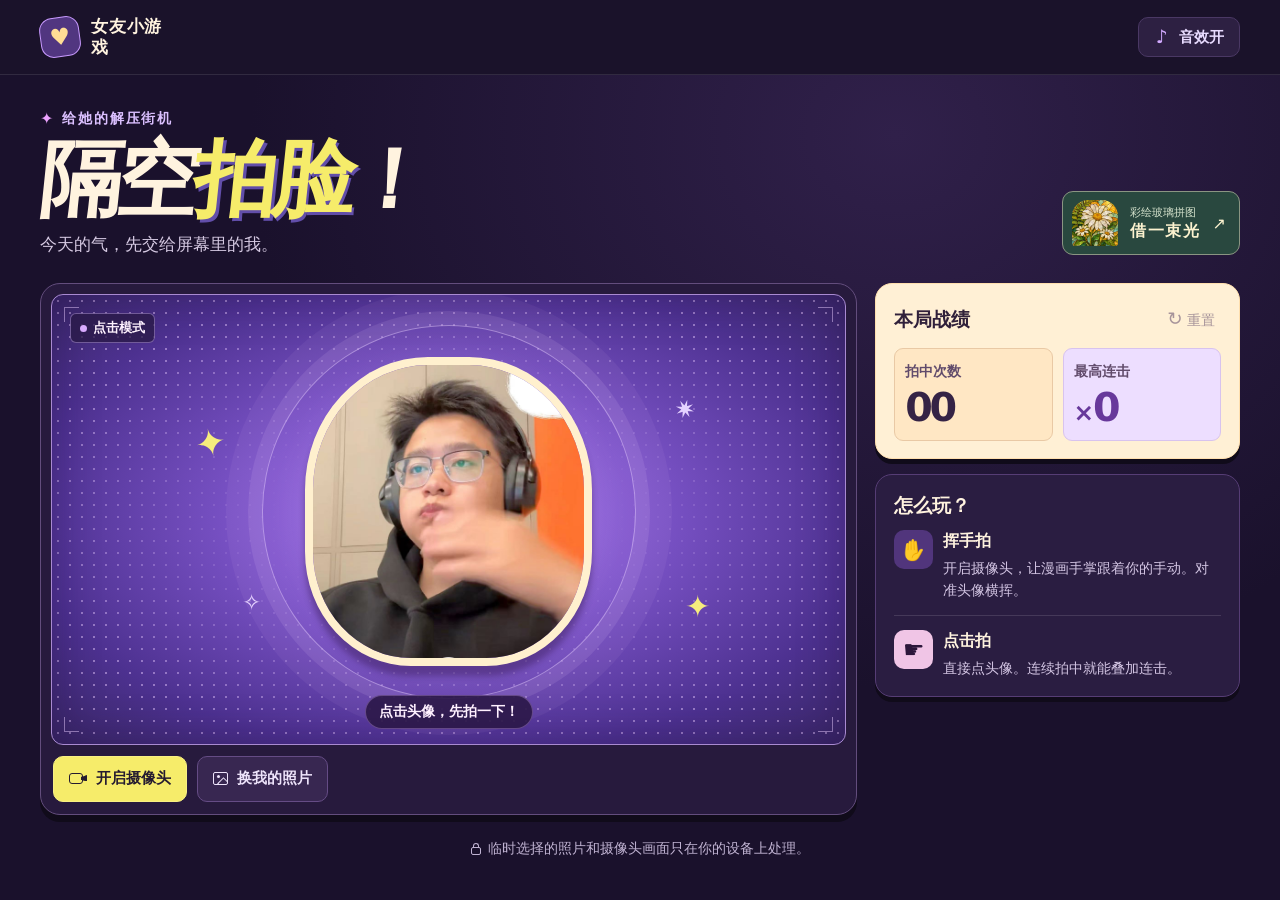
<file: index.html>
<!doctype html>
<html lang="zh-CN">
  <head>
    <meta charset="utf-8">
    <meta name="viewport" content="width=device-width, initial-scale=1">
    <meta name="theme-color" content="#1a112c">
    <meta name="description" content="给她的解压小游戏。开摄像头挥挥手，或者直接点击，拍到开心就好。">
    <title>隔空拍脸 · 女友小游戏</title>
    <link rel="icon" href="data:,">
    <link rel="stylesheet" href="./assets/game.css">
    <script type="module" src="./assets/game.js"></script>
  </head>
  <body>
    <header class="topbar">
      <div class="wrap topbar-inner">
        <div class="brand">
          <span class="brand-mark" aria-hidden="true">♥</span>
          <strong>女友小游戏</strong>
        </div>
        <button class="button sound-button" type="button" id="sound" aria-label="游戏音效" aria-pressed="true">
          <span class="sound-note" aria-hidden="true">♪</span><span id="sound-label" aria-hidden="true">音效开</span>
        </button>
      </div>
    </header>

    <main class="wrap">
      <section class="intro" aria-labelledby="title">
        <div class="eyebrow"><span aria-hidden="true">✦</span> 给她的解压街机</div>
        <h1 id="title">隔空<span>拍脸</span>！</h1>
        <p>今天的气，先交给屏幕里的我。</p>
        <a class="studio-entry" href="./bloom-glass/index.html">
          <img src="./bloom-glass/art/daisy.webp" width="46" height="46" alt="">
          <span><small>彩绘玻璃拼图</small><strong>借一束光</strong></span>
          <span aria-hidden="true">↗</span>
        </a>
      </section>

      <div class="game-grid">
        <section class="cabinet" aria-label="游戏屏幕">
          <div class="stage" id="stage">
            <div class="star-field" aria-hidden="true"><b>✦</b><b>✷</b><b>✧</b><b>✦</b></div>
            <div class="stage-corners" aria-hidden="true"><i></i><i></i><i></i><i></i></div>
            <div class="stage-meta">
              <span class="mode-tag" id="mode">点击模式</span>
            </div>
            <div class="target-zone">
              <div class="target-orbit" aria-hidden="true"></div>
              <div class="target-pose" id="pose">
                <button class="target" id="target" type="button" aria-label="拍一下头像" aria-describedby="stage-hint">
                  <img src="./assets/avatar.jpg" id="face" alt="" width="1279" height="1279" draggable="false">
                </button>
              </div>
            </div>
            <video class="camera-source" id="camera-video" playsinline muted aria-hidden="true"></video>
            <canvas class="hand-overlay" id="hand-overlay" aria-hidden="true"></canvas>
            <div class="effects" id="effects" aria-hidden="true"></div>
            <div class="stage-hint" id="stage-hint">点击头像，先拍一下！</div>
          </div>
          <div class="controlbar">
            <button type="button" class="button camera-button" id="camera" aria-pressed="false">
              <span class="camera-icon" aria-hidden="true"></span><span id="camera-label">开启摄像头</span>
            </button>
            <div class="photo-controls">
              <button type="button" class="button photo-button" id="photo-button">
                <span class="photo-icon" aria-hidden="true"></span>换我的照片
              </button>
              <input type="file" id="photo-input" accept="image/*" hidden>
              <button type="button" class="undo-button" id="undo-photo" hidden>恢复默认头像</button>
            </div>
          </div>
          <p class="feedback" id="feedback" role="status" hidden></p>
        </section>

        <aside class="sidebar" aria-label="战绩和玩法">
          <section class="score-card">
            <div class="card-heading">
              <h2>本局战绩</h2>
              <button class="reset-button" id="reset" type="button" disabled><span aria-hidden="true">↻</span> 重置</button>
            </div>
            <div class="score-grid">
              <div><span class="metric">拍中次数</span><strong class="score" id="hits">00</strong></div>
              <div><span class="metric">最高连击</span><strong class="score score-combo"><span aria-hidden="true">×</span><span id="best">0</span></strong></div>
            </div>
          </section>
          <section class="help-card">
            <h2>怎么玩？</h2>
            <div class="rule">
              <span class="rule-icon rule-camera" aria-hidden="true">✋</span>
              <div><h3>挥手拍</h3><p>开启摄像头，让漫画手掌跟着你的手动。对准头像横挥。</p></div>
            </div>
            <div class="rule">
              <span class="rule-icon rule-touch" aria-hidden="true">☛</span>
              <div><h3>点击拍</h3><p>直接点头像。连续拍中就能叠加连击。</p></div>
            </div>
          </section>
        </aside>
      </div>
      <footer class="footer">
        <span class="lock-icon" aria-hidden="true"></span>临时选择的照片和摄像头画面只在你的设备上处理。
      </footer>
    </main>
  </body>
</html>
</file>
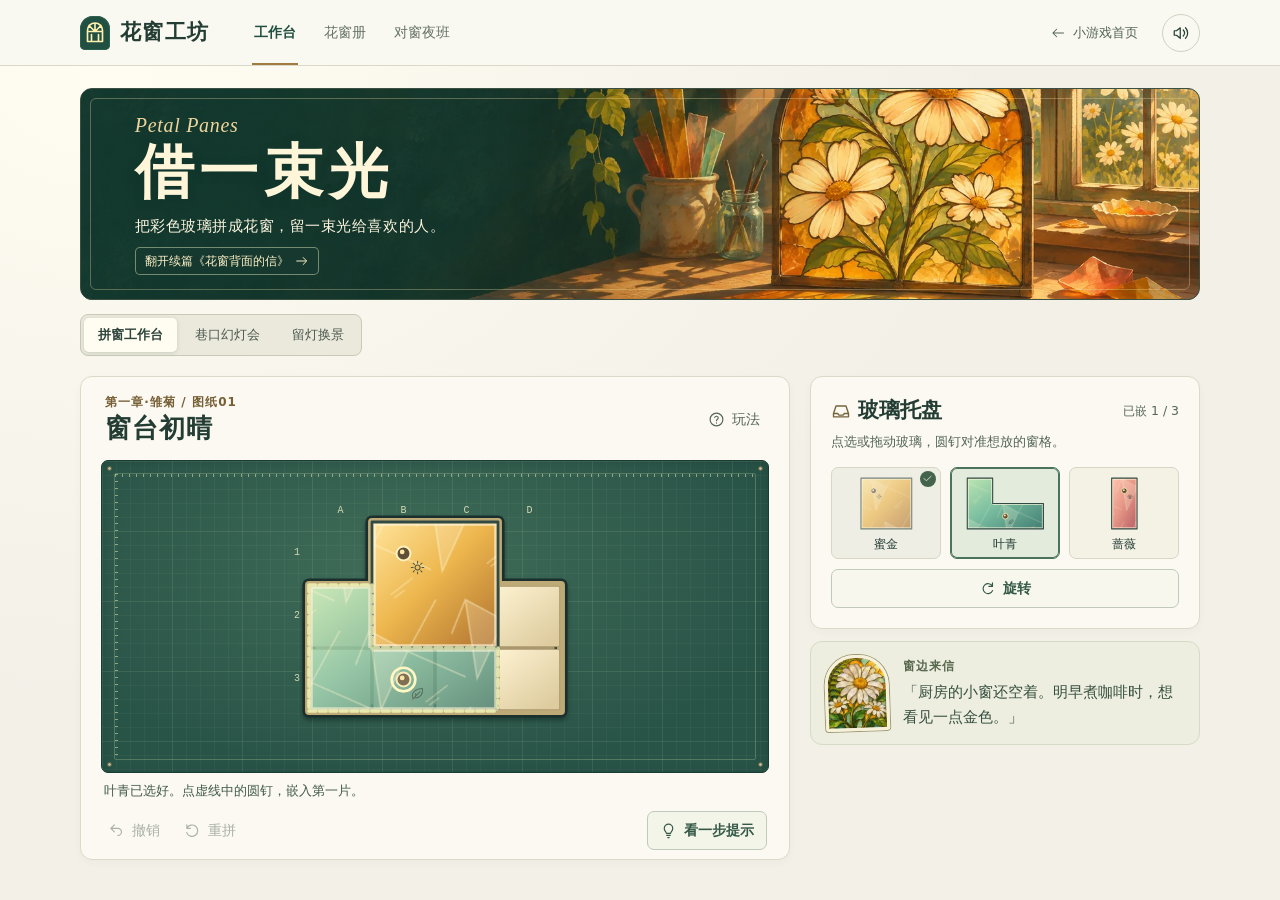
<file: bloom-glass/index.html>
<!doctype html>
<html lang="zh-CN">
<head>
  <meta charset="utf-8">
  <meta name="viewport" content="width=device-width, initial-scale=1">
  <meta name="theme-color" content="#183e35">
  <meta name="description" content="拼合花窗，调两盏灯演街坊的故事。《留灯换景》里可以在桥洞递信，在雪山送铃，翻过回签透读双孔，再用同一套镜位演出两枚印。">
  <title>借一束光 · 花窗工坊</title>
  <link rel="icon" href="data:,">
  <link rel="stylesheet" href="./studio.css">
  <link rel="stylesheet" href="./night.css">
  <link rel="stylesheet" href="./lantern.css">
  <link rel="stylesheet" href="./slips.css">
  <script type="module" src="./studio.mjs"></script>
</head>
<body>
  <header class="mast">
    <div class="mast-in">
      <a class="brand" href="#bench" id="brand"><span class="brand-seal" data-icon="window"></span>花窗工坊</a>
      <nav class="tabs" aria-label="工坊导航">
        <button type="button" id="nav-bench" aria-current="page">工作台</button>
        <button type="button" id="nav-book">花窗册</button>
        <button type="button" id="nav-night" hidden>对窗夜班</button>
      </nav>
      <div class="mast-end">
        <a href="../index.html" class="home" id="home" aria-label="返回小游戏首页"><span data-icon="back"></span><span>小游戏首页</span></a>
        <button type="button" class="sound round" id="sound" aria-label="工坊音效" aria-pressed="true"></button>
      </div>
    </div>
  </header>
  <main class="shell">
    <header class="hero" id="hero">
      <img id="jacket" alt="" hidden>
      <div class="hero-copy">
        <div class="hero-name" id="volume-name" lang="en">Petal Panes</div>
        <h1 id="page-title">借一束光</h1>
        <p id="hero-line">把彩色玻璃拼成花窗，留一束光给喜欢的人。</p>
        <button class="sequel-link" id="sequel" type="button" hidden>翻开续篇《花窗背面的信》<span data-icon="next"></span></button>
      </div>
    </header>

    <section id="bench" aria-label="花窗工作台">
      <div class="desk-selector" role="group" aria-label="选择工作台"><button type="button" id="day-desk">拼窗工作台</button><button type="button" id="lantern-desk">巷口幻灯会</button><button type="button" id="slip-desk">留灯换景</button></div>
      <div id="program-bar" hidden><label for="program-select">今晚的节目</label><select id="program-select"></select><button type="button" class="subtle" id="to-tickets">看戏票夹</button></div>
      <div id="slip-bar" hidden><label for="slip-select">连台节目</label><select id="slip-select"></select><button type="button" class="secondary" id="to-duets">双片合演</button><button type="button" class="secondary" id="to-relay" hidden>演递物返场</button><button type="button" class="secondary" id="to-receipts" hidden>续演回执</button><button type="button" class="subtle" id="to-plays">翻活动戏本</button></div>
      <div class="workbench">
        <section class="work-card">
          <div class="work-heading">
            <div class="heading-group">
              <p class="overline" id="chapter-label"></p>
              <h2 id="level-title"></h2>
            </div>
            <div class="work-switches">
              <button type="button" class="secondary" id="audition" aria-pressed="false" hidden><span data-icon="sun"></span>透光试摆</button>
              <button type="button" class="subtle" id="guide"><span data-icon="guide"></span>玩法</button>
            </div>
          </div>
          <div id="projection-score" hidden></div>
          <div id="duet-order" hidden><div class="duet-order-line"><strong id="duet-choice-label">谁先动</strong><div id="duet-buttons" role="group" aria-labelledby="duet-choice-label"></div></div><p id="duet-order-note"></p></div>
          <section id="reading-panel" aria-labelledby="paper-title" hidden><img id="receipt-art" alt=""><div><h3 id="paper-title"></h3>
            <div class="paper-line"><span id="paper-label">纸页</span><div id="paper-buttons" role="group" aria-labelledby="paper-label"><button type="button" data-insert="0">回签正文</button><button type="button" data-insert="1">展开夹页</button></div></div>
            <div class="paper-line"><span id="reading-label">读法</span><div id="reading-buttons" role="group" aria-labelledby="reading-label"><button type="button" data-reading="0">原灯顺读</button><button type="button" data-reading="1">翻面倒读</button></div></div><p id="paper-instruction"></p></div>
            <details id="paper-loupe" hidden><summary>沿光逐格验纸</summary><div class="loupe-tools"><button type="button" class="subtle" id="peek-mark" aria-pressed="false">看另一印</button><span id="loupe-lamp"></span></div><canvas width="440" height="236" id="loupe-map" role="img" aria-label="实际灯路与读纸游标"></canvas><label for="ray-walk">沿光移动</label><input type="range" min="0" value="0" step="1" id="ray-walk"><button type="button" class="subtle" id="seek-hole">走到第二孔</button><p id="ray-word" role="status"></p></details>
            <div id="fold-lobby"><button type="button" class="secondary" id="start-fold">排骑缝合签</button><span id="fold-offer"></span></div>
            <button type="button" class="secondary" id="open-tail" hidden>折后两拍 · 续演夹页</button>
          </section>
          <section id="fold-panel" aria-labelledby="fold-phase" hidden><div><strong id="fold-phase"></strong><button type="button" class="subtle" id="leave-fold">退出骑缝排演</button></div><p id="fold-instruction"></p><label><input type="checkbox" id="fold-low">按两场最低合计排演</label><span id="fold-cost"></span>
            <details id="tail-look" hidden><summary>落回签前，看看第八拍</summary><p id="tail-look-live"></p><label for="tail-look-route">给哪条路留灯</label><select id="tail-look-route"><option value="0"></option><option value="1"></option><option value="2"></option><option value="3"></option></select><canvas id="tail-look-map" width="440" height="245" role="img" aria-label="能从本场第六拍接上的回签参考镜位"></canvas><p id="tail-look-note"></p></details>
          </section>
          <section id="trace-panel" aria-label="同谱合签" hidden><div><strong>照底谱实演</strong><span id="trace-count"></span><button type="button" class="subtle" id="leave-trace">退出跟谱</button></div><details id="trace-template"><summary>翻看本拍底稿</summary><canvas id="trace-map" width="480" height="300" role="img" aria-label="底稿中本拍的玻璃位置、镜面与双灯光路"></canvas><p id="trace-panes"></p></details></section>
          <div id="slip-hold" hidden></div>
          <div id="relay-cue" hidden><strong id="relay-owner"></strong><span id="relay-task"></span><small id="relay-reading"></small></div>
          <div id="slip-overlay-tools" hidden><button type="button" id="overlay-slip" aria-pressed="false">叠看上拍</button><button type="button" id="reseat-slip" hidden></button><span id="stencil-key" hidden>虚线是上拍的位置和镜面</span></div>
          <div class="mat" id="mat">
            <span class="screw nw" aria-hidden="true"></span><span class="screw ne" aria-hidden="true"></span>
            <span class="screw sw" aria-hidden="true"></span><span class="screw se" aria-hidden="true"></span>
            <div class="board" id="board">
              <div id="col-labels" class="coordinates horizontal" aria-hidden="true"></div>
              <div id="row-labels" class="coordinates vertical" aria-hidden="true"></div>
              <svg id="drawing" aria-hidden="true" focusable="false"></svg>
              <svg id="optics" aria-hidden="true" focusable="false" hidden></svg>
              <div class="hit-grid" id="hit-grid" role="group" aria-label="花窗格，方向键移动，空格或回车嵌入"></div>
            </div>
          </div>
          <div id="lamp-bench" hidden>
            <div class="rehearse-controls"><button type="button" class="secondary" id="test-beam" aria-pressed="true">试灯</button><div id="beam-solo" role="group" aria-label="单看一束光"></div><button type="button" class="primary" id="project-slide">开场放映</button></div>
            <div id="projection-report"></div>
          </div>
          <p class="live-message" id="message" role="status" aria-live="polite" aria-atomic="true"></p>
          <div class="trialbar" id="trialbar" hidden><span>试摆中 · 可选格、旋转、翻面</span><button type="button" class="primary" id="seat-trial">嵌入此处</button></div>
          <div class="board-tools">
            <div class="board-actions">
              <button type="button" class="subtle" id="undo"><span data-icon="undo"></span>撤销</button>
              <button type="button" class="subtle" id="reset"><span data-icon="reset"></span>重拼</button>
              <button type="button" class="subtle mobile-project-jump" id="jump-tray">去托盘 ↓</button>
            </div>
            <button type="button" class="hint-btn" id="hint"><span data-icon="hint"></span><span id="hint-label">看一步提示</span></button>
          </div>
          <section id="slip-run-sheet" hidden aria-label="全剧排演">
            <div class="slip-buttons"><button type="button" class="secondary" id="predict-slip">探后场</button><button type="button" class="subtle" id="retake-slip">倒回上一拍</button></div><p id="slip-forecast" role="status"></p>
            <div id="slip-endings" role="group" aria-label="选择要排演的结尾"></div>
            <label id="encore-order" hidden><input type="checkbox" id="keep-both">按观众点戏排演 · 把两个结尾都留到中场</label>
            <div id="quiet-score" hidden><label><input type="checkbox" id="quiet-aim">按静场目标排演</label><span id="quiet-count"></span><p>开场免计。每次落片时，每片换了镜位的玻璃记一响。</p></div>
            <div id="relay-goal" hidden><label><input type="checkbox" id="both-marks">排一谱两印</label><p id="both-goal-copy">让同样五拍兼演早递和晚递。两处交接眼都要接通，第三拍各自的印位都要单独见光。</p></div>
            <details id="slip-program"><summary>整出戏的灯位</summary><ol id="slip-cues"></ol></details>
          </section>
        </section>

        <aside class="tools-column">
          <section class="tray-card">
            <div class="tray-title"><h2><span data-icon="tray"></span>玻璃托盘</h2><span id="counter"></span></div>
            <p class="instruction" id="instruction"></p>
            <div class="pieces" id="pieces" role="group" aria-label="选择玻璃"></div>
            <div class="shape-actions">
              <button type="button" id="turn"><span data-icon="rotate"></span>旋转</button>
              <button type="button" id="flip" hidden><span data-icon="flip"></span>翻面</button>
              <button type="button" class="mobile-project-jump" id="jump-frame">回窗框 ↑</button>
            </div>
            <div class="objective" id="objective" hidden></div>
          </section>
          <section id="cue-sheet" aria-labelledby="cue-title" hidden>
            <h3 id="cue-title">放映师的场记</h3>
            <div id="scene-choice" role="group" aria-label="为提示选择幕景"></div>
            <label id="star-label"><input id="seek-star" type="checkbox"><span id="star-copy"></span></label>
            <details id="show-cue"><summary>翻看外公的调灯笔记</summary><p id="show-cue-text"></p></details>
          </section>
          <section id="slip-scorecard" aria-labelledby="slip-heading" hidden>
            <div class="slip-card-head"><h3 id="slip-heading">幕上的活动片</h3><span id="slip-count"></span></div>
            <div id="slip-small-screen" class="slip-screen" role="img"></div>
            <p id="duet-live" hidden></p>
            <p id="slip-letter"></p>
            <details id="slip-notes"><summary>读换景笔记</summary><p id="slip-tip"></p></details>
          </section>
          <section class="order-card" id="order-card" hidden aria-labelledby="order-heading">
            <h3 id="order-heading">图纸上的约定</h3>
            <ul id="order-lines"></ul>
            <div id="route-picker" hidden>
              <p>想找哪封回信？提示会按所选落点推演。</p>
              <div id="routes" role="group" aria-label="回信提示优先寻找的落点"></div>
            </div>
            <details id="strategy"><summary>看一点解题思路</summary><p id="strategy-text"></p></details>
          </section>
          <section class="note-card">
            <div class="note-illustration"><img src="./art/daisy.webp" alt="" id="note-art"></div>
            <div><h3>窗边来信</h3><p id="request"></p></div>
          </section>
        </aside>
      </div>
      <details id="ticket-album" hidden><summary><span>我的戏票夹</span><span id="ticket-count"></span></summary><div id="ticket-grid"></div></details>
      <details id="slip-archive" hidden><summary>我的活动戏本 <span id="playbill-count"></span></summary><div id="playbill-grid"></div>
        <div id="audience-note"><div><h3>阁楼点戏签</h3><p id="audience-copy"></p></div><button type="button" class="secondary" id="read-encore" hidden>请观众点一幕</button></div>
        <section id="duet-archive" aria-labelledby="duet-archive-title"><h3 id="duet-archive-title">双片合演</h3><p>同一出戏的两种先手都演完后，可以并排重映。每种顺序留存换片最少的一次。</p><div id="duet-tickets"></div></section>
        <section id="relay-archive" aria-labelledby="relay-archive-title"><h3 id="relay-archive-title">递物返场</h3><p>每一站分别收录实演。能兼演两种递法的镜位另存为两印底谱，可随时并排试映。</p><div id="relay-tickets"></div></section>
        <section id="receipt-archive" aria-labelledby="receipt-archive-title"><h3 id="receipt-archive-title">回执与合签</h3><p>正文与夹页分别收录。用同一套七拍镜位演完早递和晚递，可以收同谱双签联。</p><div id="receipt-tickets" class="paper-tickets"></div>
          <details><summary>翻夹页戏本</summary><div id="insert-tickets" class="paper-tickets"></div></details>
          <details id="fold-album"><summary>翻骑缝联 <span id="fold-count"></span></summary><div id="fold-tickets" class="paper-tickets"></div><button type="button" class="secondary" id="tail-book">翻折后戏笺</button></details>
        </section>
      </details>
    </section>

    <section id="book" hidden aria-labelledby="book-heading">
      <div class="book-heading">
        <div><h2 id="book-heading">我的花窗册</h2><p id="collection-count"></p></div>
        <button type="button" class="secondary" id="daily"><span data-icon="calendar"></span>今日图纸</button>
      </div>
      <div class="volume-tabs" id="volumes" role="group" aria-label="选择花窗册">
        <button type="button" data-volume="0">上册 · 四时同窗</button>
        <button type="button" data-volume="1">续篇 · 花窗背面的信</button>
      </div>
      <div class="chapter-tabs" id="chapter-tabs" role="group" aria-label="按花选择章节"></div>
      <div class="folio">
        <figure class="folio-art">
          <div class="print" id="folio-print"></div>
          <figcaption><strong id="flower-name"></strong><i lang="la" id="latin"></i></figcaption>
        </figure>
        <div class="folio-list">
          <div class="folio-head"><h3 id="chapter-title"></h3><span id="chapter-count"></span></div>
          <p id="chapter-note"></p>
          <div id="level-list"></div>
          <details id="letters" hidden><summary id="letters-title">重读回信</summary><div id="letter-pages"></div></details>
        </div>
      </div>
    </section>
    <section id="night" hidden aria-labelledby="night-title">
      <div class="night-editions volume-tabs" id="night-editions" role="group" aria-label="选择夜班玩法">
        <button type="button" data-edition="night">单张 · 对窗夜班</button>
        <button type="button" data-edition="roll">连拍 · 快门之间</button>
      </div>
      <header class="shift-heading">
        <div><p class="overline" id="night-place"></p><h2 id="night-title"></h2></div>
        <label for="night-list" id="night-select-label">换一份委托<select id="night-list"></select></label>
        <label for="roll-list" id="roll-select-label" hidden>换一卷胶片<select id="roll-list"></select></label>
      </header>
      <section id="contact-bar" class="contact-bar" hidden aria-label="本卷分镜">
        <div class="contact-head"><h3>拍摄顺序</h3><span id="take-count"></span></div>
        <div id="take-strip" role="group" aria-label="选一帧翻看灯笺与镜位"></div>
        <p id="take-rule"></p>
      </section>
      <div class="night-layout">
        <section class="lamp-desk" aria-labelledby="mirrors-heading">
          <div class="lamp-heading"><h3 id="mirrors-heading">调光镜台</h3><div class="lamp-help"><button type="button" class="subtle mobile-jump" id="read-slips"><span data-icon="book"></span>看灯笺</button><button type="button" class="subtle" id="lamp-guide"><span data-icon="guide"></span>调灯手册</button></div></div>
          <div class="lamp-mat"><div id="optical-board" role="group" aria-label="可转动的镜片">
            <svg id="optics" aria-hidden="true" focusable="false"></svg>
            <div id="mirror-controls"></div>
          </div></div>
          <div class="lamp-actions">
            <button type="button" class="primary" id="expose"><span data-icon="sun"></span>试照</button>
            <button type="button" class="primary shutter" id="take-shot" hidden>按下快门</button>
            <button type="button" class="subtle" id="lamp-undo"><span data-icon="undo"></span>撤销</button>
            <button type="button" class="secondary" id="lamp-hint"><span data-icon="hint"></span><span id="lamp-hint-name">看一步提示</span></button>
          </div>
          <p class="lamp-status" id="lamp-status" role="status" aria-live="polite" aria-atomic="true"></p>
          <div id="take-tools" hidden>
            <button type="button" class="secondary" id="try-next" hidden>在草稿里试调</button>
            <button type="button" class="secondary" id="keep-plan" hidden>记下这组镜位</button>
            <button type="button" class="secondary" id="apply-plan" hidden>照草稿调镜</button>
            <button type="button" class="subtle" id="look-ahead">预演后续</button>
            <button type="button" class="subtle" id="review-shot" hidden>放大这张照片</button>
            <button type="button" class="subtle" id="rewind-shot" hidden>回到这一帧重拍</button>
            <button type="button" class="secondary" id="live-shot" hidden>回到正在拍的一帧</button>
            <label id="economy-label" hidden><input type="checkbox" id="economy">提示按最省调镜推演</label>
          </div>
          <div id="light-report" hidden>
            <div id="ray-filter" role="group" aria-label="查看灯光轨迹" hidden></div>
            <div id="ray-report" aria-label="实际灯路"></div>
            <details id="ray-study"><summary>逐格看灯路</summary>
              <p id="study-detail" role="status"></p>
              <div class="study-controls"><button type="button" class="secondary" id="study-prev" aria-label="灯路上一步">上一步</button><input type="range" min="0" step="1" value="0" id="study-step" aria-label="灯路位置"><button type="button" class="secondary" id="study-next" aria-label="灯路下一步">下一步</button></div>
            </details>
          </div>
        </section>
        <aside class="lamp-orders" aria-labelledby="slips-heading">
          <div class="slips-heading"><h3 id="slips-heading">值夜灯笺</h3><div id="lamp-modes" role="group" aria-label="读笺方式"><button type="button" data-mode="solo">独自读笺</button><button type="button" data-mode="pair">双人传笺</button></div></div>
          <p class="handoff-note" id="handoff-note" hidden>一人管花纹，一人管出口。轮流拿手机拆笺，合上后一起调镜。</p>
          <div id="lamp-slips"></div>
          <div id="film-order" hidden></div>
          <details id="shift-tip"><summary>读师傅的手记</summary><p id="shift-tip-text"></p></details>
          <button type="button" class="secondary mobile-jump" id="return-mirrors">回镜台调灯</button>
        </aside>
      </div>
      <section class="shift-receipt" id="shift-receipt" aria-labelledby="receipt-title" hidden>
        <div><p class="overline" id="receipt-place"></p><h3 id="receipt-title">灯已送到</h3><p id="receipt-story"></p><p id="receipt-print" hidden></p></div>
        <div class="receipt-actions"><button type="button" class="secondary" id="seek-film" hidden>再晒底片</button><button type="button" class="secondary" id="start-roll" hidden>翻开《快门之间》</button><button type="button" class="primary" id="next-night"></button></div>
      </section>
      <details class="night-album" id="night-album">
        <summary><span>值夜相册</span><span id="album-count"></span></summary>
        <div class="album-inner"><figure><div class="contact-print" role="img" aria-label="旧茶亭、紫藤桥与桂花巷相连的夜景，完成委托可逐段显影"><div id="film-strips"></div></div><figcaption id="panorama-caption"></figcaption></figure>
        <div id="album-notes"></div></div>
      </details>
      <details class="night-album roll-album" id="roll-album" hidden>
        <summary><span>连拍底片册</span><span id="roll-count"></span></summary>
        <div class="album-inner" id="roll-prints"></div>
      </details>
    </section>
    <noscript>请开启 JavaScript，进入花窗工作台。</noscript>
  </main>

  <dialog id="guide-dialog" class="dialog">
    <div class="dialog-inner">
      <button type="button" class="round close" data-close aria-label="关闭玩法"><span data-icon="close"></span></button>
      <p class="overline">工坊手册</p><h2>怎样拼一扇窗</h2>
      <div class="guide-list">
        <div><span data-icon="pin"></span><p><strong>让圆钉落在选中的格子</strong>先点托盘里的一片玻璃，再点窗格。也可以直接拖进去。</p></div>
        <div><span data-icon="rotate"></span><p><strong>转个角度再试试</strong>玻璃要填满浅色窗格。点已嵌的玻璃可取回，随时都能撤销。</p></div>
        <div><span data-icon="star"></span><p><strong>给作品加一枚金印</strong>遇见四角星时，让任意玻璃的圆钉正好落在星上。金印是额外挑战。</p></div>
        <div><span data-icon="leaf"></span><p><strong>认花纹，巧翻面</strong>第二章要让玻璃对上刻纹。第三章可把玻璃翻到背面。第四章的金边铅条会隔开窗格，整片玻璃不能跨过它。</p></div>
        <div id="afterlight-guide" hidden><span data-icon="flower"></span><p><strong>透光读背花</strong>实心小花刻在玻璃背面，会随玻璃移动。把它对准图纸的空心花，或让指定的两朵隔一条格边相邻。桂花巷的两个信位各藏着一封回信。</p></div>
      </div>
      <p class="keys">键盘操作：数字键选片，方向键选格，空格嵌入。R 旋转，F 翻面，Z 撤销。</p>
      <button type="button" class="primary" data-close>回到工作台</button>
    </div>
  </dialog>
  <dialog id="result-dialog" class="dialog result-dialog">
    <div class="result-art print" id="result-print"></div>
    <div class="dialog-inner">
      <button type="button" class="round close" data-close aria-label="关闭完成页"><span data-icon="close"></span></button>
      <p class="overline" id="result-kicker"></p><h2 id="result-title"></h2>
      <p class="result-story" id="result-story"></p>
      <p class="result-progress" id="result-progress"></p>
      <div class="result-actions"><button type="button" class="primary" id="next"></button><button type="button" class="secondary" id="alternate" hidden></button><button type="button" class="secondary" id="result-book">看花窗册</button><button type="button" class="subtle" id="retry-gold" hidden>重拼金印</button></div>
    </div>
  </dialog>
  <dialog id="lantern-guide" class="dialog" aria-labelledby="lantern-guide-title">
    <div class="dialog-inner"><button type="button" class="round close" data-close aria-label="合上放映手册"><span data-icon="close"></span></button>
      <p class="overline">放映棚手册</p><h2 id="lantern-guide-title">怎样点亮一幕戏</h2>
      <div class="guide-list">
        <div><span data-icon="pin"></span><p><strong>拼好一张玻璃片</strong>先选玻璃，再点窗格落下圆钉。有纹样的格子要配同纹玻璃。点已嵌的玻璃可以取回。</p></div>
        <div><span data-icon="sun"></span><p><strong>让灯光照到方框出口</strong>圆牌是入口，方牌是节目需要的出口。边号从左到右或从上到下数。光遇银镜转直角，玻璃转动或翻面时，银镜也会跟着动。试灯会在第一格空处停住。</p></div>
        <div><span data-icon="window"></span><p><strong>合像与暗星</strong>遇到合像圈，两束光要在圈心一横一竖直穿。让场记指定的灯经过玻璃上的暗星，还能在戏票背面多读一句。</p></div>
      </div><p class="keys">数字键选片，方向键选格，空格嵌入。R 旋转，F 翻面，Z 撤销。</p>
      <button type="button" class="primary" data-close>回到放映台</button>
    </div>
  </dialog>
  <dialog id="slip-guide" class="dialog" aria-labelledby="slip-guide-title"><div class="dialog-inner">
    <button type="button" class="round close" data-close aria-label="合上手册"><span data-icon="close"></span></button><p class="overline">活动片手册</p><h2 id="slip-guide-title">怎样留一盏灯换景</h2>
    <div class="guide-list">
      <div><span data-icon="pin"></span><p><strong>先拼出开场</strong>点托盘选片，点窗格放下圆钉。银镜使光转直角。让两束光分别走到场记的出口，再点「落下这一拍」。</p></div>
      <div><span data-icon="sun"></span><p><strong>守住上一拍的光</strong>换景时有一盏灯要一直照着原处。它经过的整片玻璃都会夹住，标有「守」。可以取回其余玻璃，旋转、翻面或交换位置。</p></div>
      <div><span data-icon="rotate"></span><p><strong>把名额用在需要换的片上</strong>暂时取回也占一个名额。把玻璃按上一拍的原样放回就能腾出名额。要交换两片，可先把两片都拿到托盘。</p></div>
      <div><span data-icon="book"></span><p><strong>先看看下一拍</strong>场记列着整出戏的灯位。拼满时用「探后场」检查能否接到所选结尾。活动戏本里的拉杆可以重演你实际留下的镜位。</p></div>
      <div id="duet-guide" hidden><span data-icon="sun"></span><p><strong>双片合演</strong>琥珀和青瓷各照一个角色。选谁先动，就先守另一盏灯。开场落片前「探后场」可查两种先手。每拍只在落片时记换片数，整场达到最少的响数就能读到收班笺。</p></div>
    </div><p class="keys">数字键选片，方向键选格，空格嵌入。R 旋转，F 翻面，Z 撤销。</p><button type="button" class="primary" data-close>回到放映台</button>
  </div></dialog>
  <dialog id="slip-dialog" class="dialog" aria-labelledby="slip-title"><div class="dialog-inner">
    <button type="button" class="round close" data-close aria-label="合上活动片"><span data-icon="close"></span></button>
    <p class="overline" id="slip-kicker"></p><h2 id="slip-title"></h2>
    <div id="audience-choice" role="group" aria-label="用同一套中场镜位现场点戏" hidden></div>
    <div id="duet-stage-pair"><div><strong id="duet-main-label" hidden></strong><div id="slip-large-screen" class="slip-screen" role="img"></div><small id="duet-main-tally" hidden></small></div><div id="duet-alt-pane" hidden><strong id="duet-alt-label"></strong><div id="duet-alt-screen" class="slip-screen" role="img"></div><small id="duet-alt-tally"></small></div></div>
    <div id="slip-proof-pair" hidden><div><strong id="duet-proof-main" hidden></strong><canvas id="slip-map" width="640" height="360" role="img" aria-label="这一拍落片时的双灯镜位" hidden></canvas></div><div id="duet-proof-other" hidden><strong id="duet-proof-label"></strong><canvas id="duet-alt-map" width="640" height="360" role="img" aria-label="另一种先手在这一拍的双灯镜位"></canvas></div></div>
    <div id="slip-lever"><button type="button" class="secondary" id="run-slip">连放</button><label for="slide-lever">推片拉杆</label><input type="range" min="0" step="1" value="0" id="slide-lever" aria-label="推片拉杆，回看已演的各拍"></div>
    <p id="slip-caption"></p><p id="duet-alt-caption" hidden></p><p id="duet-receipt" hidden></p><p id="slip-encore-note" hidden></p><button type="button" class="subtle" id="slip-proof" aria-expanded="false" aria-controls="slip-proof-pair slip-proof-text">看当场镜位</button><p id="slip-proof-text" hidden></p><p id="duet-alt-proof-text" hidden></p>
    <section id="fold-result" hidden><p id="fold-result-note"></p><button type="button" class="secondary" id="fold-action"></button><button type="button" class="subtle" id="trim-fold" hidden></button><div id="fold-jumps" hidden><button type="button" class="subtle" data-fold-jump="0">看最后一拍共谱</button><button type="button" class="subtle" data-fold-jump="1">看分谱第一拍</button><button type="button" class="subtle" data-fold-jump="2">看两面验纸</button></div><div id="fold-letter" hidden><strong></strong><p></p></div></section>
    <div id="tail-invite" hidden><strong>夹页还有两拍</strong><p id="tail-invite-text"></p><div class="tail-tools"><button type="button" id="tail-from-show" class="primary">从这张骑缝联续演</button><button type="button" id="tail-from-other" class="secondary" hidden></button></div></div>
    <div id="revise-receipt" class="slip-buttons" hidden><button type="button" class="secondary" id="repair-double" hidden></button><button type="button" class="secondary" id="other-reading" hidden></button><button type="button" class="secondary" id="other-paper" hidden></button></div>
    <div class="slip-buttons"><button type="button" class="primary" id="slip-continue"></button><button type="button" class="secondary" id="extend-show" hidden>沿这五拍续演回执</button><button type="button" class="secondary" id="sign-score" hidden>照底谱实演另一印</button><button type="button" class="secondary" id="slip-other" hidden></button><button type="button" class="secondary" id="retry-quiet" hidden>按静场目标改排</button><button type="button" class="secondary" id="compare-duet" aria-pressed="false" hidden>并排看两种先手</button><button type="button" class="secondary" id="compare-score" aria-pressed="false" hidden>同谱换手试映</button><button type="button" class="subtle" id="print-play" hidden>保存连景长票 PNG</button></div><p id="slip-print-status" role="status"></p>
  </div></dialog>
  <dialog id="tail-dialog" class="dialog" aria-labelledby="tail-title"><div class="dialog-inner">
    <button type="button" class="round close" data-close aria-label="合上折后两拍"><span data-icon="close"></span></button>
    <header class="tail-head"><div><p class="overline">留灯换景 · 夹页续场</p><h2 id="tail-title" tabindex="-1">折后两拍</h2><p id="tail-intro"></p></div><img id="tail-paper" alt=""></header>
    <div class="tail-source"><label for="tail-page">夹页</label><select id="tail-page"><option value="0">饭桌夹页</option><option value="1">雪路夹页</option></select><label for="tail-side">第二场</label><select id="tail-side"></select></div>
    <p class="tail-credit" id="tail-credit"></p><div class="tail-tools tail-entry"><button type="button" id="courier-open" class="secondary">三处同笺 · 排三站走笺</button><button type="button" id="courier-leave" class="subtle" hidden>回折后两拍</button><button type="button" id="tail-to-bench" class="subtle">去调镜 ↓</button></div>
    <section id="courier-book" hidden aria-labelledby="courier-book-title">
      <div class="courier-cover"><img id="courier-book-art" alt=""><div><h3 id="courier-book-title" tabindex="-1">点一趟三站戏</h3><p id="courier-book-note"></p></div></div>
      <details id="counter-book" class="counter-panel"><summary>从同一个首站排两路对笺</summary>
        <p id="counter-premise"></p><div id="counter-programs" class="tail-plan-buttons" role="group" aria-label="选择两封的递法"></div>
        <div class="tail-tools"><button type="button" class="subtle" id="counter-single" hidden>改排单封</button></div>
        <p id="counter-target" aria-live="polite"></p>
      </details>
      <div class="courier-book-grid"><div><label class="courier-label" for="courier-road">从哪一道折痕出发</label><select id="courier-road"></select><p id="courier-pin"></p><button type="button" class="subtle" id="courier-release" hidden>从这张第七拍另排</button>
      <h4 id="courier-way-title">两站之间怎么递</h4><div id="courier-ways" class="tail-plan-buttons" role="group" aria-label="递送方式"></div><p id="courier-rule"></p></div>
      <div><h4 id="courier-order-title">三站次序</h4><div id="courier-orders" class="tail-plan-buttons" role="group" aria-label="选择三站次序"></div><p id="courier-fare" aria-live="polite"></p><div class="tail-tools"><button class="primary" id="courier-begin" type="button">照这张笺开演</button><button type="button" class="subtle" id="courier-cheaper" hidden></button></div></div></div>
      <details id="courier-forecast"><summary id="courier-forecast-title">看逐步排法</summary><div id="courier-paces" class="tail-plan-buttons" role="group" aria-label="选择希望优先省响的一程"></div><ol id="courier-forecast-steps"></ol><p id="counter-partner-steps" hidden></p><p id="courier-forecast-note"></p></details>
    </section>
    <div id="tail-work"><div class="tail-program" id="tail-program">
      <h3>第八拍 · 折纸留路</h3><div id="tail-flaps" class="tail-folds" role="group" aria-label="选择第八拍用哪条折痕"><button type="button" data-tail-flap="0">沿原折</button><button type="button" data-tail-flap="1">侧折纸角</button></div><div id="tail-routes" class="tail-choices" role="group" aria-label="第八拍路线"></div>
      <h3>第九拍 · 灯往哪里去</h3><div id="tail-ends" class="tail-choices" role="group" aria-label="第九拍去处"></div>
      <p id="tail-passage"></p><label id="tail-both-label"><input type="checkbox" id="tail-both">点一组落款，共用第八拍</label>
      <div id="tail-commission" hidden><div id="tail-plans" class="tail-plan-buttons" role="group" aria-label="要合演的去处"></div><p id="tail-plan-price"></p><button type="button" class="subtle" id="tail-plan-switch" hidden></button></div>
      <div class="tail-tools"><button type="button" class="subtle" id="tail-back" hidden>回第八拍另排</button><button type="button" class="subtle" id="tail-prep">另排第七拍</button></div>
    </div><section id="courier-run" class="tail-program" hidden aria-labelledby="courier-run-title"><h3 id="courier-run-title"></h3><ol id="courier-stations" class="courier-stations"></ol><p class="courier-prose" id="courier-line"></p><p id="courier-ledger"></p><details id="counter-station" hidden open><summary>临站改投</summary><p id="counter-course-note"></p><div id="counter-courses" class="tail-plan-buttons" role="group" aria-label="余程的去向与递法"></div></details><details id="courier-reference"><summary>对照共同的第八拍</summary><canvas id="courier-reference-map" width="340" height="205" role="img" aria-label="此趟走笺共同的第八拍镜位"></canvas><p id="courier-reference-note"></p></details><div class="tail-tools"><button type="button" id="courier-rewind" class="secondary">重排上一步</button><button type="button" id="courier-rebook" class="subtle">重选这趟戏</button></div></section>
    <section class="tail-bench" aria-labelledby="tail-cue"><h3 id="tail-cue" tabindex="-1"></h3><p id="tail-task"></p>
      <canvas id="tail-map" width="510" height="286" role="img" aria-label="当前镜位、所选玻璃的银镜与双灯出口，列 A 至 E，行 1 至 4"></canvas><p id="tail-rays"></p>
      <div id="tail-exits" hidden><p id="tail-exit-title"></p><ul aria-labelledby="tail-exit-title"></ul></div>
      <div id="tail-rack" role="group" aria-label="选择一片玻璃"></div><div id="tail-sockets" role="group" aria-label="选择插槽"></div>
      <p id="tail-message" role="status" aria-live="polite"></p><div class="tail-tools"><button type="button" class="primary" id="tail-take">落片</button><button type="button" class="secondary" id="tail-hint">看一步提示</button><button type="button" class="subtle" id="tail-undo">撤销</button><button type="button" class="subtle" id="tail-reset">还原本拍</button></div>
    </section></div>
    <section id="tail-finale" hidden><img id="tail-image" alt=""><div><p class="overline" id="tail-stamp"></p><h3 id="tail-ending" tabindex="-1"></h3><p id="tail-story"></p><p id="tail-margin"></p><div id="tail-joint" hidden><div id="tail-pair-tabs" class="tail-plan-buttons" role="group" aria-label="翻读已演成的合笺"></div><strong id="tail-joint-title"></strong><p id="tail-joint-story"></p><p id="tail-joint-price"></p><button type="button" class="subtle" id="tail-turn">翻读另一张落款</button><button type="button" class="subtle" id="tail-turn-alt" hidden></button><button type="button" class="subtle" id="tail-quieter" hidden></button><button type="button" class="secondary" id="courier-this" hidden>沿这张三处同笺走一趟</button></div><p id="tail-tally"></p>
      <details id="tail-proofs"><summary>看续场实演镜位</summary><div id="tail-maps"></div></details>
      <div class="tail-tools"><button type="button" class="primary" id="tail-sibling">留住第八拍，换个结局</button><button type="button" class="secondary" id="tail-sibling-alt" hidden></button><button type="button" class="secondary" id="tail-again">换第八拍路线</button><button type="button" class="subtle" id="tail-change-flap"></button><button type="button" class="subtle" id="tail-print">保存折后戏笺 PNG</button></div><p id="tail-print-status" role="status"></p></div></section>
    <section id="counter-ending" hidden aria-labelledby="counter-title">
      <img id="counter-art" alt=""><div class="counter-letter-text"><p id="counter-seal" class="overline"></p><h3 id="counter-title" tabindex="-1"></h3><p id="counter-story"></p><p id="counter-bill"></p>
      <div id="counter-arms"></div><section id="counter-versions" hidden><h4 id="counter-margin-title" tabindex="-1"></h4><p id="counter-margin"></p><div id="counter-splits" class="tail-plan-buttons" role="group" aria-label="翻读同响异谱"></div></section>
      <details id="counter-proof"><summary>看共用的镜位和两路实演</summary><div id="counter-proof-maps"></div></details>
      <div class="tail-tools"><button type="button" class="primary" id="counter-print">保存两路对笺 PNG</button><button type="button" class="secondary" id="counter-again">从第七拍另排对笺</button></div><p id="counter-print-note" role="status"></p></div></section>
    <section id="courier-letter" hidden aria-labelledby="courier-title"><img id="courier-letter-art" alt=""><div class="courier-letter-text"><p id="courier-stamp" class="overline"></p><h3 id="courier-title" tabindex="-1"></h3><p id="courier-story"></p><div id="courier-scenes" class="courier-scenes"></div><p id="courier-after"></p><p id="courier-total"></p><div id="counter-follow" class="counter-panel"><h4>留住首站，换序寄另一封</h4><p id="counter-follow-note"></p><div id="counter-replies" class="tail-plan-buttons" role="group" aria-label="另一封的递法"></div></div><details id="courier-notes"><summary>翻看两程捎来的话</summary><div id="courier-keeps"></div></details><details id="courier-proofs"><summary>逐步看守灯、响数与实演镜位</summary><div id="courier-maps"></div></details><div class="tail-tools"><button type="button" class="primary" id="courier-next-order">留住第八拍，换个次序</button><button type="button" id="courier-challenge" class="secondary" hidden></button><button type="button" class="secondary" id="courier-print">保存走笺 PNG</button></div><p id="courier-print-status" role="status"></p></div></section>
    <details id="courier-shelf" hidden><summary>这面夹页的走笺 <span id="courier-count"></span></summary><div id="courier-files"></div><h4>两路对笺 <span id="counter-count"></span></h4><div id="counter-files" class="counter-files"></div><div id="counter-margins" hidden><h4>同响异谱</h4><div id="counter-margin-files" class="counter-files"></div></div></details>
    <details id="tail-album"><summary>这面夹页的折后戏笺 <span id="tail-count"></span></summary><div id="tail-collection"></div></details>
    <button type="button" class="subtle" id="tail-rehearse">回工作台排正式骑缝联</button>
  </div></dialog>
  <dialog id="ticket-dialog" class="dialog" aria-labelledby="ticket-title">
    <div class="ticket-image-mat"><img id="ticket-image" alt=""><canvas id="ticket-map" width="620" height="360" role="img" aria-label="这张戏票实际使用的镜位和灯路" hidden></canvas></div>
    <div class="dialog-inner"><button type="button" class="round close" data-close aria-label="合上戏票"><span data-icon="close"></span></button>
      <p class="overline" id="ticket-number"></p><h2 id="ticket-title"></h2><p id="ticket-story"></p>
      <p id="ticket-secret" hidden></p><p id="ticket-path"></p>
      <button type="button" class="subtle" id="turn-ticket" aria-expanded="false" aria-controls="ticket-replay">翻面看镜位</button>
      <div id="ticket-replay" hidden><p id="ticket-mirrors"></p><p id="ticket-compare"></p></div>
      <div class="ticket-actions"><button type="button" class="primary" id="next-show"></button><button type="button" class="secondary" id="other-show" hidden></button><button type="button" class="subtle" id="print-ticket">保存戏票 PNG</button></div><p id="print-status" role="status"></p>
    </div>
  </dialog>
  <dialog id="lamp-dialog" class="dialog" aria-labelledby="lamp-dialog-title"><div class="dialog-inner">
    <button type="button" class="round close" data-close aria-label="合上"><span data-icon="close"></span></button>
    <p class="overline" id="lamp-dialog-index"></p><h2 id="lamp-dialog-title"></h2>
    <div id="lamp-dialog-copy"></div>
    <button type="button" class="primary" id="lamp-dialog-action"></button>
  </div></dialog>
  <dialog id="photo-dialog" class="dialog" aria-labelledby="photo-title">
    <div class="dialog-inner">
      <button type="button" class="round close" data-close aria-label="合上照片"><span data-icon="close"></span></button>
      <p class="overline" id="photo-roll"></p><h2 id="photo-title"></h2>
      <div id="photo-views" role="group" aria-label="查看照片或拍照时的灯路"><button type="button" data-proof="image">照片</button><button type="button" data-proof="rays">拍摄灯路</button></div>
      <div class="developed-frame" id="photo-image" role="img"></div>
      <div id="proof-view" hidden><svg id="proof-board" aria-hidden="true"></svg><div id="proof-changes"></div><div id="proof-lamps"></div><details id="proof-orientation"><summary>读出各面镜的朝向</summary><p id="proof-angles"></p></details></div>
      <p id="photo-caption"></p><div class="photo-actions"><div id="photo-paging"><button type="button" class="subtle" id="photo-prev">上一帧</button><button type="button" class="subtle" id="photo-next">下一帧</button></div><button type="button" class="primary" id="photo-return" data-close>收好照片</button></div>
    </div>
  </dialog>
</body>
</html>
</file>
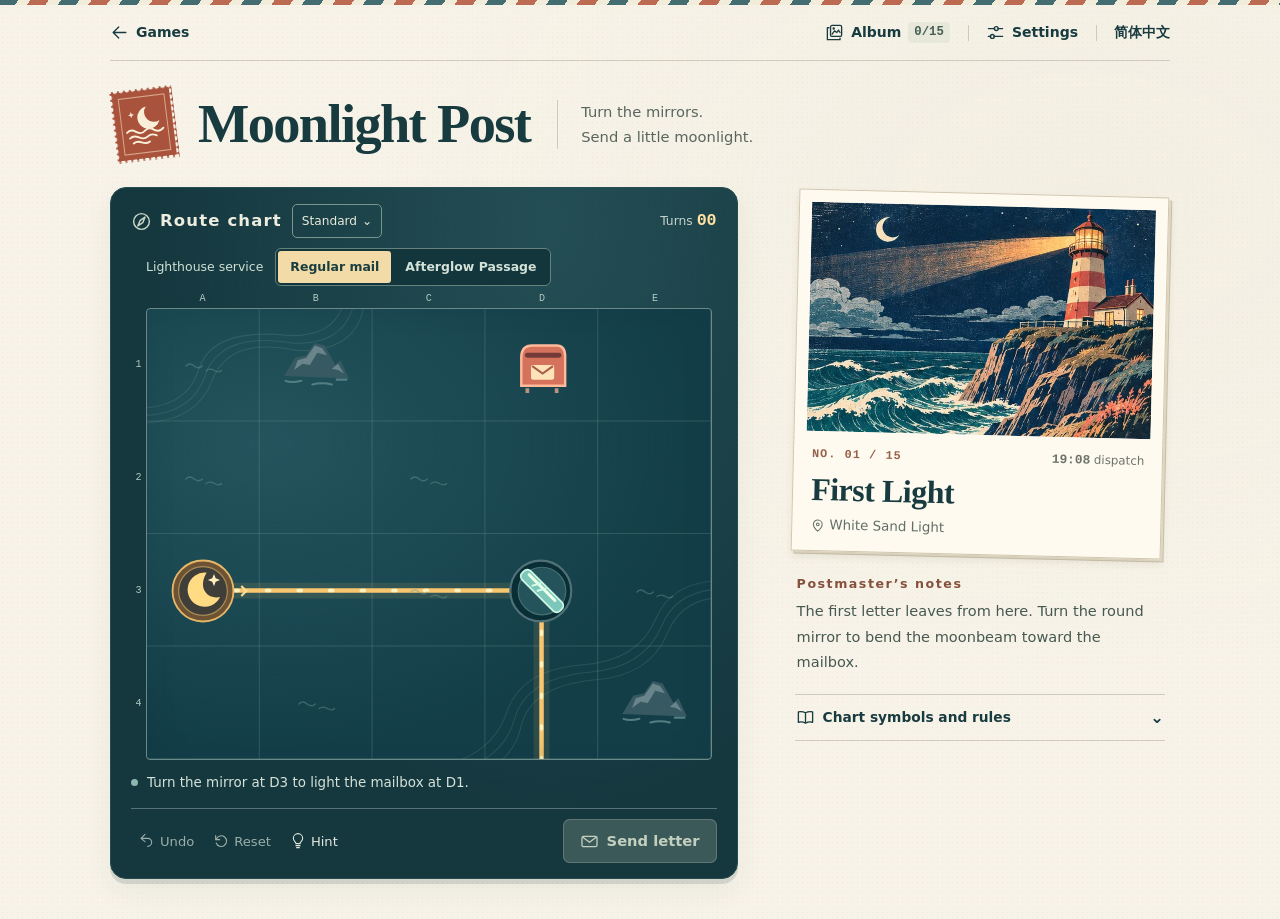
<file: moon-mail/index.html>
<!doctype html>
<html lang="zh-CN">
  <head>
    <meta charset="utf-8">
    <meta name="viewport" content="width=device-width, initial-scale=1">
    <meta name="theme-color" content="#f7f3e8">
    <meta name="description" content="转动海上的镜片，跨海送信，在潮汐暗房把光路冲印成明信片。">
    <title>月光邮局 · 女友小游戏</title>
    <link rel="icon" href="data:,">
    <link rel="stylesheet" href="./post.css">
    <script type="module" src="./game.js"></script>
  </head>
  <body>
    <svg class="symbols" xmlns="http://www.w3.org/2000/svg" aria-hidden="true">
      <defs>
        <symbol id="i-rainfold" viewBox="0 0 24 24"><path d="M3 5.5 10 3l5 3 6-2v15l-6 2-5-3-7 2Zm7-2v14m5-11v7m-14 1 6-2"/><path d="M18 9c0 1.6-2 3.1-2 4.5a2 2 0 0 0 4 0C20 12 18 10.7 18 9Z"/></symbol>
        <symbol id="i-chair" viewBox="0 0 24 24"><path d="m5 13-1-8q3-5 8-2l1 9m-7 0 11-1 4 4-13 2-4-4Zm2 4-1 5m12-7 1 6M8 4l1 7"/></symbol>
        <symbol id="g-wicker" viewBox="0 0 64 64"><g stroke="#453429" stroke-width="3" stroke-linecap="round" stroke-linejoin="round"><path d="m16 36-2 16m26-19 2 17m-17-9-2 17m27-20 2 17" fill="none"/><path d="m13 34 24-4 17 8-27 6z" fill="#d49b54"/><path d="M16 35C12 23 6 9 17 7c15-5 19-4 21 5l1 19Z" fill="#a8733f" stroke="#f2c787"/><path d="m17 12 4 20m3-21 3 20m3-21 3 20" stroke="#ffde9d" stroke-width="2.1"/><path d="m15 16 19-4m-18 10 19-4m-18 10 18-4" stroke="#574732" stroke-width="1.2"/></g></symbol>
        <symbol id="g-slat" viewBox="0 0 64 64"><g stroke="#2f4647" stroke-width="3" stroke-linecap="round" stroke-linejoin="round"><path d="m15 34-2 18m27-20 2 17m-15-8-2 17m25-20 2 16" fill="none"/><path d="m12 34 26-4 16 9-28 5Z" fill="#92aaa1"/><path d="m15 34-3-25 4-1 3 25m17-2-3-25 4-1 3 25" fill="#a8b9aa"/><path d="m15 10 20-4 1 6-20 4Zm1 12 20-4 1 5-20 4Z" fill="#a5c5ba"/></g></symbol>
        <symbol id="g-dryingrack" viewBox="0 0 64 64"><g stroke-linecap="round" stroke-linejoin="round"><path d="m9 52 9-42m27 43 8-43m-37 5 36-4m-40 27 35-4" fill="none" stroke="#d4af84" stroke-width="3"/><path d="m18 18 12-1-3 15-12 2zm16-2 13-2-3 16-12 2z" fill="#745e58" stroke="#e2d4ae" stroke-width="2"/><path d="m18 28 5-5 4 4m7-2 6-5 3 4" fill="none" stroke="#c5c9b4" stroke-width="2"/></g></symbol>
        <symbol id="g-curtain" viewBox="0 0 64 64"><path d="M12 12h40v42H12z" fill="#24383e" stroke="#cda677" stroke-width="3"/><path d="M15 15h17q-1 19-15 23l4 13h-6Zm34 0H33q1 19 13 23l-4 13h7Z" fill="#a45e52" stroke="#de9c80" stroke-width="1.6"/><path d="m17 36 6-3m18 0 6 3" stroke="#efd08d" stroke-width="3"/></symbol>
        <symbol id="i-frond" viewBox="0 0 24 24"><path d="M7 21c0-7 5-11 8-17M10 13c-4-.5-5-4-4-7 3 1 5 4 4 7Zm2-4c0-3.5 1.5-6 4-7 1 3-1 6-4 7Zm-3 8c4 0 7-2 8-5-4 0-7 1-8 5Zm5-8c3.5 0 5.5-2 6-4-3-.5-5 1-6 4Z"/></symbol>
        <symbol id="i-afterglow" viewBox="0 0 24 24"><path d="M5 20h14m-11 0 2-9h4l2 9M9 11h6M9 9V6l3-2 3 2v3ZM2 5l4 1m12 0 4-1M2 10l4-1m12 0 4 1"/></symbol>
        <symbol id="g-watchtower" viewBox="0 0 64 64"><path d="M17 54h31l-6-6-5-24H27l-5 24Z" fill="#ece6cc" stroke="#273d4b" stroke-width="2"/><path d="M25 34h14l2 8H23z" fill="#bb705a"/><path d="M24 24h16v-9l-8-6-8 6z" fill="#ffda8f" stroke="#495361" stroke-width="2.3"/><path d="M22 15h20l-10-8Zm1 11h18" fill="#b9715a" stroke="#e9c198" stroke-width="2"/><path d="M30 54v-7h5v7" fill="#54616a"/></symbol>
        <symbol id="g-sweepbuoy" viewBox="0 0 64 64"><path d="M13 46q19 14 38 0l-5 8H19z" fill="#9dc7c3" stroke="#254955" stroke-width="2"/><path d="m18 46 7-8 4-15h6l4 15 7 8Z" fill="#d39c60" stroke="#f2d8a3" stroke-width="2"/><rect x="26" y="15" width="12" height="11" rx="3" fill="#ffe7a1" stroke="#926d4a" stroke-width="2"/><path d="M25 16l7-7 7 7m-14 24h14" fill="none" stroke="#edcf97" stroke-width="2.4"/></symbol>
        <symbol id="g-glowboat" viewBox="0 0 64 64"><path d="m5 35 22 2L32 20l6 16 20-9-12 20-24 5Z" fill="#fff0c9" stroke="#38485a" stroke-width="2.2" stroke-linejoin="round"/><path d="m5 35 20 9 33-17-19 12-7-19m-7 24-3 8" fill="none" stroke="#ac7958" stroke-width="2.3"/><path d="M32 17v-8l10 4-10 4Z" fill="#e89b73"/></symbol>
        <symbol id="i-cutting" viewBox="0 0 24 24"><path d="M4 21 17 8M9 16c-4 0-6-3-6-7 4 0 7 2 7 6m3-3c0-6 3-9 9-9-1 6-4 9-9 9ZM9 17c4-3 7-2 10 0-3 3-7 3-10 0Z"/></symbol>
        <symbol id="g-blossom" viewBox="0 0 64 64"><g fill="currentColor" stroke="#34483a" stroke-width="2"><path d="M32 13C22-3 8 7 16 22 0 21 1 38 16 40 5 53 20 64 32 50c9 14 25 5 17-9 17-3 15-19-1-19C55 8 41 0 32 13Z"/><circle cx="32" cy="32" r="14" fill="#f4ddac"/></g></symbol>
        <symbol id="g-bellflower" viewBox="0 0 64 64"><path d="M17 18c5-6 9-10 15-10s12 5 15 12c2 6 1 16 10 24l-12 1-7 8-8-6-12 3-2-7-10-4c9-6 9-14 11-21Z" fill="currentColor" stroke="#424b48" stroke-width="2.4"/><circle cx="32" cy="32" r="13" fill="#f0e2c8"/></symbol>
        <symbol id="i-reel" viewBox="0 0 24 24"><circle cx="9" cy="10" r="6.5"/><circle cx="9" cy="10" r="2"/><path d="M6 6.5h.1m6 1h.1m-3 6h.1M9 16.5h8a3 3 0 0 0 3-3V10m-15 10h14"/></symbol>
        <symbol id="i-helm0" viewBox="0 0 24 24"><path d="M12 20V4m-6 6 6-6 6 6"/></symbol>
        <symbol id="i-helm1" viewBox="0 0 24 24"><path d="M6 20v-7a5 5 0 0 1 5-5h9m-5-5 5 5-5 5"/></symbol>
        <symbol id="i-helm2" viewBox="0 0 24 24"><path d="M5 20v-8a6 6 0 0 1 12 0v7m-4-5 4 5 4-5"/></symbol>
        <symbol id="i-helm3" viewBox="0 0 24 24"><path d="M18 20v-7a5 5 0 0 0-5-5H4m5-5L4 8l5 5"/></symbol>
        <symbol id="i-bike" viewBox="0 0 32 24"><g fill="none" stroke="currentColor" stroke-width="1.6" stroke-linecap="round" stroke-linejoin="round"><circle cx="7" cy="16.5" r="4.8"/><circle cx="25" cy="16.5" r="4.8"/><path d="m7 16.5 6-9 4.5 9H7l13-8m5 8-5.5-13h-3m-5 4h5"/></g></symbol>
        <symbol id="g-cycledeck" viewBox="0 0 64 64"><circle cx="32" cy="32" r="24" fill="#323e46" stroke="#c4a482" stroke-width="1.5" stroke-dasharray="3 4"/><circle cx="32" cy="32" r="17" fill="#42515a" stroke="#9a8773"/><rect x="3" y="21" width="58" height="22" rx="4" fill="#946946" stroke="#ffdb9e" stroke-width="2"/><path d="M6 25h52M6 39h52m-45-13v12m9-12v12m10-12v12m10-12v12m9-12v12" fill="none" stroke="#e7bc81" stroke-width="1.8"/><circle cx="32" cy="32" r="3" fill="#ffe4ab"/></symbol>
        <symbol id="i-sash" viewBox="0 0 24 24"><rect x="3" y="3" width="18" height="16" rx="1.5"/><path d="M12 3v16M3 10h18M2 21h20M6 7h2m7 7h2"/></symbol>
        <symbol id="g-amberCup" viewBox="0 0 64 64"><path d="M47 25h5c10 0 9 13-4 14" stroke="#ffe3b0" stroke-width="3.6" fill="none"/><path d="M11 22h37l-3 17c-2 8-9 12-15 12S15 46 14 39Z" fill="#d39a68" stroke="#f7dec1" stroke-width="2.6"/><ellipse cx="29.5" cy="22" rx="18.5" ry="4.7" fill="#6b4939" stroke="#f6ddbc" stroke-width="2.5"/><path d="m29 28 2.6 5.1 5.5.9-4 4.1.7 5.4-4.8-2.6-4.8 2.6.7-5.4-4-4.1 5.5-.9Z" fill="#fff0cc"/><path d="M11 52q17 5 37 0" fill="none" stroke="#eac39a" stroke-width="2.6"/></symbol>
        <symbol id="g-blueCup" viewBox="0 0 64 64"><path d="M47 25h5c10 0 9 13-4 14" stroke="#c2e7ef" stroke-width="3.6" fill="none"/><path d="M11 22h37l-3 17c-2 8-9 12-15 12S15 46 14 39Z" fill="#80acb8" stroke="#c6eaf1" stroke-width="2.6"/><ellipse cx="29.5" cy="22" rx="18.5" ry="4.7" fill="#435b61" stroke="#d5edf0" stroke-width="2.5"/><path d="M16 32q14 6 29 0m-28 6q13 6 27 0" fill="none" stroke="#eaffff" stroke-width="2.4"/><path d="M11 52q17 5 37 0" fill="none" stroke="#b9dce3" stroke-width="2.6"/></symbol>
        <symbol id="i-atlas" viewBox="0 0 24 24"><path d="m4 16 5-10 6 7 5-9"/><circle cx="4" cy="16" r="2"/><circle cx="9" cy="6" r="2"/><circle cx="15" cy="13" r="2"/><path d="M20 1v6m-3-3h6"/></symbol>
        <symbol id="g-eyelet" viewBox="0 0 64 64"><circle cx="32" cy="32" r="12" fill="#26374f" stroke="#bca279" stroke-width="2.3"/><circle cx="32" cy="32" r="7.5" fill="none" stroke="#ead499" stroke-width="2"/><path d="M32 14v4m14 14h4M32 46v4M14 32h4" stroke="#bcaa86" stroke-width="1.8"/></symbol>
        <symbol id="i-duet" viewBox="0 0 24 24"><path d="M7 16V6l12-3v11M7 9l12-3"/><ellipse cx="4.5" cy="17.5" rx="2.5" ry="1.8"/><ellipse cx="16.5" cy="15.5" rx="2.5" ry="1.8"/></symbol>
        <symbol id="i-switchback" viewBox="0 0 24 24"><path d="M3 20h12q5 0 5-4t-5-4H9q-4 0-4-3t4-3h9M15 3l4 3-4 3"/><circle cx="4" cy="20" r="1.3"/></symbol>
        <symbol id="g-siding" viewBox="0 0 64 64"><rect x="10" y="10" width="44" height="44" rx="8" fill="#273f3c" stroke="#e0b272" stroke-width="2.4" stroke-dasharray="6 3"/><path d="M20 23v-3h4m16 0h4v3m0 17v4h-4m-16 0h-4v-4" fill="none" stroke="#e4bb81" stroke-width="2"/><circle cx="32" cy="32" r="2.7" fill="#edce8b"/></symbol>
        <symbol id="g-blade" viewBox="0 0 64 64"><g transform="rotate(-45 32 32)"><rect x="9" y="27" width="46" height="10" rx="3" fill="#d99650" stroke="#fff0b9" stroke-width="1.8"/><path d="M14 30h34" stroke="#ffedb0" stroke-width="2"/></g></symbol>
        <symbol id="i-back" viewBox="0 0 24 24"><path d="m11 5-7 7 7 7M5 12h15"/></symbol>
        <symbol id="i-next" viewBox="0 0 24 24"><path d="m13 5 7 7-7 7M19 12H4"/></symbol>
        <symbol id="i-album" viewBox="0 0 24 24"><path d="M5 6H3v15h16v-2"/><rect x="7" y="3" width="14" height="14" rx="2"/><path d="m9 14 3-4 3 2 2-3 2 3"/><circle cx="11" cy="7" r=".7"/></symbol>
        <symbol id="i-sound" viewBox="0 0 24 24"><path d="M3 9h4l5-4v14l-5-4H3zM15 9c2 1.5 2 4.5 0 6m3-9c4 3.5 4 8.5 0 12"/></symbol>
        <symbol id="i-silent" viewBox="0 0 24 24"><path d="M3 9h4l5-4v14l-5-4H3zM16 9l5 6m0-6-5 6"/></symbol>
        <symbol id="i-compass" viewBox="0 0 24 24"><circle cx="12" cy="12" r="9"/><path d="m16 7-2.6 6.4L7.8 17l2.8-6.4z"/></symbol>
        <symbol id="i-pin" viewBox="0 0 24 24"><path d="M19 10c0 5-7 11-7 11S5 15 5 10a7 7 0 1 1 14 0Z"/><circle cx="12" cy="10" r="2.2"/></symbol>
        <symbol id="i-undo" viewBox="0 0 24 24"><path d="m9 4-6 6 6 5M4 10h9a6 6 0 0 1 0 12" transform="translate(0 -2)"/></symbol>
        <symbol id="i-reset" viewBox="0 0 24 24"><path d="M4 4v6h6M5 9a8 8 0 1 1-.2 6"/></symbol>
        <symbol id="i-hint" viewBox="0 0 24 24"><path d="M9 16c0-3-4-3.5-4-8a7 7 0 1 1 14 0c0 4.5-4 5-4 8zM9 19h6m-5 3h4"/></symbol>
        <symbol id="i-mail" viewBox="0 0 24 24"><rect x="2.5" y="5.5" width="19" height="13" rx="2"/><path d="m4 7 8 6 8-6"/></symbol>
        <symbol id="i-book" viewBox="0 0 24 24"><path d="M3 5c3.5-1 6-.5 9 1 3-1.5 5.5-2 9-1v13c-4-1-6-.5-9 1-3-1.5-5-2-9-1zM12 6v13"/></symbol>
        <symbol id="i-close" viewBox="0 0 24 24"><path d="m6 6 12 12M18 6 6 18"/></symbol>
        <symbol id="i-save" viewBox="0 0 24 24"><path d="M12 3v12m-5-5 5 5 5-5M4 15v5h16v-5"/></symbol>
        <symbol id="i-edit" viewBox="0 0 24 24"><path d="m4 20 4-1 12-12-3-3L5 16zM14 7l3 3"/></symbol>
        <symbol id="i-check" viewBox="0 0 24 24"><path d="m4 12 5 5L20 6"/></symbol>
        <symbol id="i-settings" viewBox="0 0 24 24"><path d="M3 7h8m4 0h6M3 17h3m4 0h11"/><circle cx="13" cy="7" r="2.5"/><circle cx="8" cy="17" r="2.5"/></symbol>
        <symbol id="g-number" viewBox="0 0 64 64"><path d="m32 6 6 4 8 1 3 7 6 6-1 8 1 8-6 6-3 7-8 1-6 4-6-4-8-1-3-7-6-6 1-8-1-8 6-6 3-7 8-1Z" fill="currentColor"/><circle cx="32" cy="32" r="18" fill="none" stroke="#234249" stroke-width="2"/></symbol>
        <symbol id="g-moon" viewBox="0 0 64 64"><path d="M36 8a15 15 0 1 0 16 20 13 13 0 0 1-16-20Z" fill="currentColor"/><path d="m15 13 1.1 3 3 1.1-3 1.1-1.1 3-1.1-3-3-1.1 3-1.1z" fill="currentColor"/><g fill="none" stroke="currentColor" stroke-width="2.5" stroke-linecap="round"><path d="M7 40q5-5 12 0t12 0 12 0 13-1M10 48q5-4 12 0t12 0 12 0M14 55q5-3 11 0t11 0"/></g></symbol>
        <symbol id="g-lamp" viewBox="0 0 64 64"><circle cx="32" cy="32" r="25" fill="#6d5333" stroke="#e6b766" stroke-width="1.5"/><circle cx="32" cy="32" r="20" fill="#403e38" stroke="#a78b57"/><path d="M35 17a14 14 0 1 0 11 20c-12 2-18-9-11-20Z" fill="#ffdb83"/><path d="m41 18 1.4 3.6L46 23l-3.6 1.4L41 28l-1.4-3.6L36 23l3.6-1.4Z" fill="#fff0bf"/></symbol>
        <symbol id="g-mirror" viewBox="0 0 64 64"><circle cx="32" cy="33" r="25" fill="#092e36" stroke="#507276" stroke-width="1.8"/><circle cx="32" cy="32" r="19.5" fill="#24535b" stroke="#446e70"/><g transform="rotate(-45 32 32)"><rect x="10" y="27" width="44" height="10" rx="4" fill="#7dc6ba" stroke="#cdf6e3" stroke-width="1.5"/><path d="M15 30h30" stroke="#ecffe9" stroke-width="2.4" stroke-linecap="round"/><path d="m27 28-4 7m10-7-4 7" stroke="#d7fdec" stroke-width="1.6"/></g></symbol>
        <symbol id="g-box" viewBox="0 0 64 64"><path d="M15 26q0-10 9-10h20q7 0 7 9v24H15Z" fill="#d5725b" stroke="#ffb99b" stroke-width="2"/><path d="M20 24h26" stroke="#733b37" stroke-width="4" stroke-linecap="round"/><rect x="23" y="32" width="19" height="12" rx="1.5" fill="#ffe3b8"/><path d="m24 33 8.5 6 8.5-6" fill="none" stroke="#a75d4b" stroke-width="1.8"/><path d="M20 51v4m24-4v4" stroke="#bc947d" stroke-width="3"/></symbol>
        <symbol id="g-reef" viewBox="0 0 64 64"><path d="m6 41 9-15 9-2 7-10 8 2 9 16 4-4 7 15Z" fill="#375a62"/><path d="m17 28 7-2 7-10 6 2 4 6-8-2-6 10-6-1-7 5Zm28 7 5-4 5 8-5-3Z" fill="#69848a"/><path d="M7 45q5 2 13 0m9 3q8-2 16 0m4-4h8" fill="none" stroke="#537f84" stroke-linecap="round" stroke-width="1.7"/></symbol>
        <symbol id="g-mark" viewBox="0 0 64 64"><path d="m32 8 6 4 7 .3 3.2 6.2 5.7 4.5-.7 7.5 2 7-4.8 5.4-2.7 6.8-7.3 1.2-6.5 3.6-6.6-3.4-7.2-.7-3.3-6.5-5-5 .9-7.3-1-7.3 5.2-5 3-6.6 7.1-.7Z" fill="currentColor" stroke="currentColor" stroke-width="1.5"/><circle cx="32" cy="32" r="16" fill="none" stroke="#173d47" stroke-width="1.6"/><path d="m32 19 3.5 8 8.5 1-6.5 6 1.8 8.7-7.3-4.5-7.6 4.5 1.9-8.7-6.5-6 8.7-1Z" fill="#173d47"/></symbol>
        <symbol id="g-gate" viewBox="0 0 64 64"><path d="M12 49V34a20 20 0 0 1 40 0v15m-33 0V34a13 13 0 0 1 26 0v15" fill="#44496a" stroke="#c5b4ef" stroke-width="2.5"/><path d="M20 45q13-10 25 0m-25 6q13-10 25 0m-18-14 5-7 5 7" fill="none" stroke="#b7d3ce" stroke-width="2.5" stroke-linecap="round"/></symbol>
        <symbol id="g-water" viewBox="0 0 64 64"><path d="M13 33q4-4 9 0t9 0m4 5q4-3 9 0t8 0" fill="none" stroke="currentColor" stroke-width="1.5" stroke-linecap="round"/></symbol>
        <symbol id="g-starLamp" viewBox="0 0 64 64"><circle cx="32" cy="32" r="25" fill="#21575a" stroke="#9bded5" stroke-width="2"/><circle cx="32" cy="32" r="20" fill="#163f46" stroke="#5a9997"/><path d="m32 15 4.6 11.1 11.9 1.1-9.1 8 2.8 12-10.2-6.5-10.2 6.5 2.8-12-9.1-8 11.9-1.1Z" fill="#aff5e7"/></symbol>
        <symbol id="g-moonBox" viewBox="0 0 64 64"><path d="M12 26q0-11 10-11h23q7 0 7 10v25H12Z" fill="#88522e" stroke="#ffcd85" stroke-width="2"/><path d="M18 24h28" stroke="#ffcd85" stroke-width="3" stroke-linecap="round"/><path d="M33 28a9 9 0 1 0 8 13c-9 1-13-6-8-13Z" fill="#ffe5a5"/><path d="M18 51v4m27-4v4" stroke="#d6bd91" stroke-width="3"/></symbol>
        <symbol id="g-starBox" viewBox="0 0 64 64"><path d="M12 26q0-11 10-11h23q7 0 7 10v25H12Z" fill="#276a6a" stroke="#a8ebdf" stroke-width="2"/><path d="M18 24h28" stroke="#b6e9de" stroke-width="3" stroke-linecap="round"/><path d="m32 28 2.8 6 6.7.8-5 4.4 1.5 6.4-6-3.7-6 3.7 1.5-6.4-5-4.4 6.7-.8Z" fill="#d8fff1"/><path d="M18 51v4m27-4v4" stroke="#a6cebe" stroke-width="3"/></symbol>
        <symbol id="g-jointSeal" viewBox="0 0 64 64"><path d="m32 4 27 28-27 28L5 32Z" fill="#23474d" stroke="currentColor" stroke-width="3"/><path d="m32 11 20 21-20 21-20-21Z" fill="none" stroke="currentColor" stroke-width="1.3" stroke-dasharray="3 3"/><path d="M28 21a10 10 0 1 0 7 16c-7 1-12-6-7-16Z" fill="#ffda91"/><path d="m38 23 1.8 4.5 4.9.6-3.7 3.1 1 4.8-4-2.6-4.2 2.6 1-4.8-3.8-3.1 4.9-.6Z" fill="#a0eedc"/></symbol>
        <symbol id="g-filmCamera" viewBox="0 0 64 64"><path d="M9 24h11l4-7h16l4 7h11v27H9Z" fill="#54747b" stroke="#e3dfc3" stroke-width="2.5"/><circle cx="32" cy="37" r="12" fill="#173b45" stroke="#f4d798" stroke-width="2.5"/><circle cx="32" cy="37" r="6" fill="#9cd0cf"/><path d="M45 29h5" stroke="#f9ce99" stroke-width="3"/></symbol>
        <symbol id="g-sensor" viewBox="0 0 64 64"><rect x="11" y="11" width="42" height="42" rx="6" fill="currentColor"/><rect x="15" y="15" width="34" height="34" rx="3" fill="none" stroke="#345259" stroke-width="1.7" stroke-dasharray="4 2"/></symbol>
        <symbol id="g-berth" viewBox="0 0 64 64"><g fill="none" stroke="currentColor" stroke-linecap="round" stroke-linejoin="round"><rect x="10" y="10" width="44" height="44" rx="10" stroke-width="2" stroke-dasharray="4 4"/><path d="M32 23v21m-7-13h14m-19 4c1 6 6 9 12 10 6-1 11-4 12-10m-23 1-1-2-2 3m25-1 1-2 2 3" stroke-width="2.8"/><circle cx="32" cy="21" r="3.3" stroke-width="2.4"/></g></symbol>
        <symbol id="i-anchor" viewBox="0 0 24 24"><circle cx="12" cy="5" r="2"/><path d="M12 7v14M8 11h8M3 14c1 4 4 6 9 7 5-1 8-3 9-7m-20 2 2-3 3 2m12 0 3-2 2 3"/></symbol>
        <symbol id="i-chime" viewBox="0 0 24 24"><path d="M4 6q8-6 16 0M6 7v8m4-9v13m4-13v9m4-8v10M5 15h2m2 4h2m2-4h2m2 2h2"/></symbol>
        <symbol id="i-camera" viewBox="0 0 24 24"><path d="M2.5 8h4l2-3h7l2 3h4v12h-19Z"/><circle cx="12" cy="13.5" r="3.5"/></symbol>
      </defs>
    </svg>

    <nav class="topbar shell" data-aria="nav" aria-label="游戏导航">
      <a class="nav-back" href="../index.html"><svg class="icon"><use href="#i-back"/></svg><span data-t="back">小游戏</span></a>
      <div class="top-tools">
        <button id="open-album" type="button" aria-haspopup="dialog" aria-controls="album"><svg class="icon"><use href="#i-album"/></svg><span data-t="albumNav">信夹</span> <span id="album-count" class="count">0/15</span></button>
        <button id="open-settings" type="button" aria-haspopup="dialog" aria-controls="settings" data-aria="settings"><svg class="icon"><use href="#i-settings"/></svg><span data-t="settings">设置</span></button>
        <button id="language-switch" type="button" lang="en" data-aria="switchLanguage" data-t="otherLanguage">English</button>
      </div>
    </nav>
    <main class="shell">
      <header class="masthead">
        <div class="office-stamp" aria-hidden="true"><svg viewBox="0 0 64 64"><use href="#g-moon"/></svg></div>
        <div class="wordmark"><span lang="en">MOONLIGHT POST</span><h1 data-t="title">月光邮局</h1></div>
        <p><span data-t="motto1">转动海上的镜片，</span><br><span data-t="motto2">让月光替你送信。</span></p>
      </header>
      <noscript>请启用 JavaScript 来转动镜片和投递信件。 Enable JavaScript to turn mirrors and deliver letters.</noscript>
      <div class="desk">
        <section class="chart-panel" aria-labelledby="chart-title">
          <div class="chart-head">
            <div class="chart-heading"><h2 id="chart-title"><svg class="icon"><use href="#i-compass"/></svg><span data-t="chart">投递航图</span></h2>
              <button id="mode-open" type="button" aria-haspopup="dialog"><span id="mode-label">标准</span> <span aria-hidden="true">⌄</span></button></div>
            <div class="counters"><span id="mark-count" hidden></span><span id="turn-counter"><span data-t="turns">步数</span> <b id="moves">00</b><span id="budget"></span></span></div>
            <div id="reel-meters" hidden><span><i aria-hidden="true">✶</i> <span id="reel-stamp"></span></span><span><i aria-hidden="true">◎</i> <span id="reel-crossings"></span></span></div>
          </div>
          <div id="duet-service" class="goal-strip" role="group" data-aria="duetService" hidden><span data-t="duetService">信号屋邮班</span><div class="goal-options"><button id="duet-normal" type="button" data-t="duetOrdinary"></button><button id="duet-enter" type="button" data-t="duetTitle"></button></div></div>
          <div id="goals" class="goal-strip" role="group" data-aria="deliveryGoal" hidden>
            <span data-t="deliveryGoal">投递方式</span><div class="goal-options"><button type="button" data-goal="direct" data-t="direct">直投</button><button type="button" data-goal="joint" data-t="joint">合印</button></div>
          </div>
          <div id="watch-switch" class="goal-strip" role="group" data-aria="watchShiftType" hidden><span data-t="watchShiftType">栈桥邮班</span><div class="goal-options"><button id="watch-normal" type="button" data-t="watchOrdinary">日常回信</button><button id="watch-enter" type="button" data-t="watchTitle">雾班听测</button></div></div>
          <div id="hill-switch" class="goal-strip" role="group" data-aria="hillService" hidden><span data-t="hillService">山坡邮班</span><div class="goal-options"><button id="hill-normal" type="button" data-t="hillOrdinary">日常投递</button><button id="hill-enter" type="button" data-t="hillTitle">橘坡分岔线</button></div></div>
          <div id="hill-tray" hidden><svg class="icon" aria-hidden="true"><use href="#i-switchback"/></svg><span id="hill-stock"></span><button id="hill-wallet-link" type="button" aria-controls="hill-book" data-t="hillToWallet"></button><span class="hill-cycle" data-t="hillCycle"></span></div>
          <div id="duet-head" hidden><strong id="duet-phase"></strong><span id="duet-station"></span></div>
          <div id="sash-service" class="goal-strip" role="group" data-aria="sashService" hidden><span data-t="sashService"></span><div class="goal-options"><button type="button" id="sash-normal" data-t="hillOrdinary"></button><button type="button" id="sash-enter" data-t="sashTitle"></button></div></div>
          <div id="reel-service" class="goal-strip" role="group" data-aria="reelService" hidden><span data-t="reelService"></span><div class="goal-options"><button type="button" id="reel-normal" data-t="hillOrdinary"></button><button type="button" id="reel-enter" data-t="reelTitle"></button></div></div>
          <div id="graft-service" class="goal-strip" role="group" data-aria="graftService" hidden><span data-t="graftService"></span><div class="goal-options"><button type="button" id="graft-normal" data-t="hillOrdinary"></button><button type="button" id="graft-enter" data-t="graftTitle"></button></div></div>
          <div id="bike-service" class="goal-strip" role="group" data-aria="bikeService" hidden><span data-t="bikeService"></span><div class="goal-options"><button type="button" id="bike-normal" data-t="duetOrdinary"></button><button type="button" id="bike-enter" data-t="bikeTitle"></button></div></div>
          <div id="glow-service" class="goal-strip" role="group" data-aria="glowService" hidden><span data-t="glowService"></span><div class="goal-options"><button id="glow-normal" type="button" data-t="hillOrdinary"></button><button id="glow-enter" type="button" data-t="glowTitle"></button></div></div>
          <div id="sun-service" class="goal-strip" role="group" data-aria="sunService" hidden><span data-t="sunService"></span><div class="goal-options"><button id="sun-normal" type="button" data-t="sunOrdinary"></button><button id="sun-enter" type="button" data-t="sunTitle"></button></div></div>
          <div id="chair-service" class="goal-strip" role="group" data-aria="chairService" hidden><span data-t="chairService"></span><div class="goal-options"><button id="chair-normal" type="button" data-t="sunOrdinary"></button><button id="chair-enter" type="button" data-t="chairTitle"></button></div></div>
          <div id="fold-service" class="goal-strip" role="group" data-aria="foldService" hidden><span data-t="foldService"></span><div class="goal-options"><button id="fold-normal" type="button" data-t="hillOrdinary"></button><button id="fold-enter" type="button" data-t="foldTitle"></button></div></div>
          <section id="fold-head" data-aria="foldTitle" hidden>
            <div class="fold-meter"><strong id="fold-budget"></strong><span id="fold-clip"></span></div><p id="fold-intro" tabindex="-1" data-t="foldIntro"></p>
          </section>
          <div id="chair-head" hidden>
            <div class="chair-meter"><strong id="chair-stage"></strong><span id="chair-budget"></span></div>
            <div class="chair-positions"><span><svg aria-hidden="true"><use href="#g-wicker"/></svg><b id="chair-wicker-at"></b></span><span><svg aria-hidden="true"><use href="#g-slat"/></svg><b id="chair-slat-at"></b></span><small id="chair-offsets"></small></div>
            <p id="chair-intro" tabindex="-1"></p>
          </div>
          <div id="sun-head" hidden>
            <p id="sun-intro" tabindex="-1"></p>
            <div class="sun-workbench"><div id="sun-fronds" role="group" data-aria="sunChoose">
              <button type="button" data-frond="0"><i aria-hidden="true">Ⅰ</i><span data-t="sunFrond0"></span><b></b></button>
              <button type="button" data-frond="1"><i aria-hidden="true">Ⅱ</i><span data-t="sunFrond1"></span><b></b></button>
            </div><button id="sun-turn" type="button" data-t="sunTurn"></button></div>
          </div>
          <div id="glow-head" hidden>
            <p id="glow-intro" tabindex="-1"></p>
            <div class="glow-meter"><strong id="glow-beat"></strong><span id="glow-boat-at"></span><span id="glow-bottle"></span></div>
            <div class="glow-table"><div><strong id="glow-clock-title" data-t="glowClock"></strong><small data-t="glowClockKey"></small></div><div id="glow-clock" role="group" aria-labelledby="glow-clock-title"></div></div>
          </div>
          <div id="bike-head" hidden>
            <div id="bike-riders" role="group" data-aria="bikeRiders">
              <button type="button" data-rider="0"><i aria-hidden="true">☾</i><span><strong data-t="bikeMoon"></strong><small></small></span></button>
              <button type="button" data-rider="1"><i aria-hidden="true">✦</i><span><strong data-t="bikeStar"></strong><small></small></span></button>
            </div>
            <p id="bike-intro" data-t="bikeIntro" tabindex="-1"></p>
          </div>
          <div id="graft-head" hidden>
            <ol id="graft-stages" data-aria="graftStages"><li><span data-t="graftPart0"></span><b></b></li><li><span data-t="graftPart1"></span><b></b></li><li><span data-t="graftPart2"></span><b></b></li></ol>
            <p id="graft-instruction" tabindex="-1"></p>
          </div>
          <div id="reel-head" hidden>
            <p data-t="reelQuick"></p>
            <div id="reel-tape" role="group" data-aria="reelTape"></div>
            <div class="reel-edit"><strong id="reel-selected"></strong><div id="reel-keys" role="group" aria-labelledby="reel-selected"></div></div>
          </div>
          <div id="sash-head" hidden>
            <p data-t="sashQuick"></p>
            <div class="sash-handles">
              <div data-frame="0"><strong data-t="sashFrame0"></strong><small id="sash-pos0"></small><div><button type="button" data-sash-action="0" data-aria="sashSlide0">←</button><button type="button" data-sash-action="4" data-aria="sashTilt0" data-t="sashTilt"></button><button type="button" data-sash-action="1" data-aria="sashSlide1">→</button></div></div>
              <div data-frame="1"><strong data-t="sashFrame1"></strong><small id="sash-pos1"></small><div><button type="button" data-sash-action="2" data-aria="sashSlide2">↑</button><button type="button" data-sash-action="5" data-aria="sashTilt1" data-t="sashTilt"></button><button type="button" data-sash-action="3" data-aria="sashSlide3">↓</button></div></div>
            </div>
          </div>
          <div id="atlas-service" class="goal-strip" role="group" data-aria="atlasService" hidden><span data-t="atlasService"></span><div class="goal-options"><button id="atlas-normal" type="button" data-t="watchOrdinary"></button><button id="atlas-enter" type="button" data-t="atlasTitle"></button></div></div>
          <div id="atlas-head" hidden>
            <div class="atlas-strip"><span id="atlas-stars"></span><span id="atlas-steps"></span><strong id="atlas-pin"></strong><button type="button" id="atlas-to-book" data-t="atlasNotebookLink" data-aria="atlasBook" aria-controls="atlas-book"></button></div>
            <p data-t="atlasQuick"></p>
            <p id="atlas-quest" hidden></p>
          </div>
          <div id="watch-head" hidden>
            <div class="watch-ribbon"><label for="watch-shift" data-t="watchShift">班次</label><select id="watch-shift"></select><span id="watch-phase"></span></div>
            <div id="watch-shores"><span data-t="watchChoose">从哪盏岸灯发光</span><div id="watch-ports" role="group" data-aria="watchChoose"></div></div>
          </div>
          <div class="chart-frame">
            <div id="col-labels" class="col-labels" aria-hidden="true"></div>
            <div id="row-labels" class="row-labels" aria-hidden="true"></div>
            <div class="chart" id="chart" role="group" data-aria="chartAccess" aria-label="月光航图，圆形镜片可以转动" aria-describedby="route-description">
              <svg class="soundings" viewBox="0 0 600 475" preserveAspectRatio="none" aria-hidden="true">
                <g><path d="M-22 104q63 5 77-40t96-36q54 2 60-44"/><path d="M-22 112q68 5 84-42t94-34q57 2 65-46"/><path d="M-22 120q73 4 91-44t92-32q62 1 70-48"/></g>
                <g><path d="M630 287q-69-6-88 39t-78 49q-66 5-81 50t-71 57"/><path d="M630 296q-64-6-82 38t-77 49q-68 6-80 50t-72 57"/><path d="M630 305q-58-7-76 37t-76 49q-70 6-80 50t-67 55"/></g>
              </svg>
              <svg id="beam" aria-hidden="true"><g id="film-overlay"></g><g class="beam-lines"><g data-ray="moon"></g><g data-ray="star"></g></g><g id="courier" class="courier" hidden><rect x="-14" y="-10" width="28" height="20" rx="3"/><path d="m-12-7 12 9 12-9"/></g><g id="star-courier" class="courier" hidden><rect x="-14" y="-10" width="28" height="20" rx="3"/><path d="m-12-7 12 9 12-9"/></g></svg>
              <svg id="sash-rails" aria-hidden="true" hidden></svg>
              <svg id="graft-stems" preserveAspectRatio="none" aria-hidden="true" hidden></svg>
              <canvas id="sun-paper" aria-hidden="true" hidden></canvas>
              <svg id="chair-floor" preserveAspectRatio="none" aria-hidden="true" hidden></svg>
              <canvas id="fold-paper" aria-hidden="true" hidden></canvas>
              <div id="tiles" class="tiles"></div>
              <canvas id="fold-motion" aria-hidden="true" hidden></canvas>
              <svg id="chair-motion" preserveAspectRatio="none" aria-hidden="true" hidden></svg>
              <svg id="glow-overlay" preserveAspectRatio="none" aria-hidden="true" hidden><g id="glow-beams"></g><g id="glow-wake"></g><use id="glow-boat" href="#g-glowboat" width="66" height="66"/></svg>
              <div id="bike-layer" hidden>
                <svg id="bike-tracks" viewBox="0 0 600 500" preserveAspectRatio="none" aria-hidden="true"></svg>
                <button type="button" class="bike-piece" data-rider="0"><svg aria-hidden="true"><use href="#i-bike"/></svg><i aria-hidden="true">☾</i></button>
                <button type="button" class="bike-piece" data-rider="1"><svg aria-hidden="true"><use href="#i-bike"/></svg><i aria-hidden="true">✦</i></button>
              </div>
              <svg id="reel-soundings" viewBox="0 0 600 500" preserveAspectRatio="none" aria-hidden="true" hidden>
                <g id="reel-pins"></g>
                <g id="reel-boat"><path d="M-16-11 19 0-16 11-10 0Z"/><path d="m-10 0 22 0m-25-9 7 9-7 9"/></g>
              </svg>
              <div id="duet-markers" aria-hidden="true" hidden><i>☾</i><i>✦</i></div>
              <span id="watch-origin" aria-hidden="true" hidden></span>
            </div>
          </div>
          <p id="route-description" class="sr-only"></p>
          <section id="fold-controls" data-aria="foldTitle" hidden>
            <div class="fold-creases"><span data-t="foldV"></span><div id="fold-cols" role="group" data-aria="foldV"></div><span data-t="foldH"></span><div id="fold-rows" role="group" data-aria="foldH"></div></div>
            <p id="fold-status" role="status"></p><div class="fold-probe"><p id="fold-inspect"></p><button id="fold-trace" type="button" aria-controls="fold-lineage"></button></div><p id="fold-lineage" hidden></p><p id="fold-advice" role="status" hidden></p>
            <div class="actions"><div class="chart-tools"><button id="fold-undo" type="button" data-t="undo"></button><button id="fold-hint" type="button" data-t="hint"></button><button id="fold-rewind" type="button" data-t="foldRewind" hidden></button></div><button id="fold-main" class="dispatch" type="button"></button></div>
            <div class="fold-foot"><details><summary data-t="foldRulesTitle"></summary><p data-t="foldRules"></p><button id="fold-reset" type="button" data-t="foldReset"></button></details><span data-t="foldLegend"></span></div>
          </section>
          <section id="chair-controls" data-aria="chairTitle" hidden>
            <div id="chair-dirs" role="group" data-aria="chairChoose"></div>
            <p id="chair-status" role="status"></p><p id="chair-advice" role="status" hidden></p><button id="chair-hint-back" type="button" data-t="chairHintBack" hidden></button>
            <div class="actions"><div class="chart-tools"><button id="chair-undo" type="button" data-t="undo"></button><button id="chair-hint" type="button" data-t="hint"></button></div><button id="chair-push" type="button"></button><button id="chair-shot" type="button" class="dispatch"></button></div>
            <div class="chair-foot"><details><summary data-t="chairRulesTitle"></summary><p data-t="chairRules"></p><button type="button" id="chair-reset" data-t="chairReset"></button></details><button id="chair-to-book" type="button" data-t="chairBook" aria-controls="chair-book"></button></div>
          </section>
          <section id="sun-controls" data-aria="sunTitle" hidden>
            <div class="sun-line"><strong id="sun-stage"></strong><button id="sun-view" type="button" data-t="sunLoupe" aria-pressed="false"></button></div>
            <div id="sun-readings" role="group" data-aria="sunReadings"></div>
            <p id="sun-status" role="status"></p><p id="sun-advice" role="status" hidden></p>
            <div class="actions"><div class="chart-tools"><button id="sun-undo" type="button" data-t="undo"></button><button id="sun-hint" type="button" data-t="hint"></button><button id="sun-rewind" type="button" data-t="sunRewind" hidden></button></div><button id="sun-main" type="button" class="dispatch"></button></div>
            <div class="sun-foot"><details><summary data-t="sunGuide"></summary><p data-t="sunRules"></p></details><button id="sun-to-book" type="button" aria-controls="sun-book" data-t="sunBook"></button></div>
          </section>
          <section id="glow-controls" data-aria="glowTitle" hidden>
            <p id="glow-status" role="status"></p><p id="glow-hint-text" role="status" hidden></p>
            <div id="glow-comparison" hidden><button id="glow-compare" type="button" data-t="glowCompare" aria-controls="glow-echo"></button><span id="glow-echo" role="status" hidden></span></div>
            <div id="glow-history"><button type="button" id="glow-now" data-t="glowNow" hidden></button><button type="button" id="glow-rewind" hidden></button></div>
            <div class="actions"><div class="chart-tools"><button id="glow-undo" type="button" data-t="undo"></button><button id="glow-hint" type="button" data-t="hint"></button><button id="glow-moor" type="button" data-t="glowWait"></button></div><button id="glow-main" type="button" class="dispatch"></button></div>
            <div class="glow-foot"><details><summary data-t="glowRulesTitle"></summary><p data-t="glowRules"></p><p data-t="glowKeys"></p><button id="glow-reset" type="button" data-t="glowReset"></button></details><button type="button" id="glow-to-book" data-t="glowBookLink" aria-controls="glow-book"></button></div>
          </section>
          <section id="bike-controls" data-aria="bikeTitle" hidden>
            <div class="bike-gear"><span id="bike-moves"></span><span id="bike-axis"></span><button id="bike-crank" type="button"><b aria-hidden="true">↻</b> <span data-t="bikeTurn"></span></button></div>
            <div id="bike-dirs" role="group" data-aria="bikeDirs"><button type="button" data-dir="3"><b>↑</b><span></span><small></small></button><button type="button" data-dir="0"><b>→</b><span></span><small></small></button><button type="button" data-dir="1"><b>↓</b><span></span><small></small></button><button type="button" data-dir="2"><b>←</b><span></span><small></small></button></div>
            <p id="bike-status" role="status"></p>
            <button type="button" id="bike-whatif" aria-controls="bike-difference" hidden></button><p id="bike-difference" role="status" hidden></p>
            <p id="bike-advice" role="status" hidden></p>
            <div class="actions"><div class="chart-tools"><button type="button" id="bike-undo" data-t="undo"></button><button type="button" id="bike-hint" data-t="hint"></button></div><button type="button" id="bike-main" class="dispatch" data-t="bikePush"></button></div>
            <div class="bike-foot"><details><summary data-t="bikeGuide"></summary><p data-t="bikeRules"></p><button type="button" id="bike-reset" data-t="bikeReset"></button></details><button type="button" id="bike-to-book" aria-controls="bike-book" data-t="bikeBookLink"></button></div>
          </section>
          <section id="graft-controls" data-aria="graftTitle" hidden>
            <div id="graft-compass" hidden><strong id="graft-joint"></strong><div role="group" data-aria="graftAim"><button type="button" data-graft-dir="3" data-aria="north">↑</button><button type="button" data-graft-dir="0" data-aria="east">→</button><button type="button" data-graft-dir="1" data-aria="south">↓</button><button type="button" data-graft-dir="2" data-aria="west">←</button></div></div>
            <p id="graft-status" role="status"></p>
            <div class="actions"><div class="chart-tools"><button type="button" id="graft-undo" data-t="undo"></button><button type="button" id="graft-prune" data-t="graftPrune"></button><button type="button" id="graft-hint" data-t="hint"></button></div><button type="button" class="dispatch" id="graft-main"></button></div>
            <div class="graft-foot"><details class="graft-guide"><summary data-t="graftGuide"></summary><p data-t="graftRules"></p><button type="button" id="graft-reset" data-t="graftReset"></button></details><button type="button" id="graft-to-book" aria-controls="graft-book" data-t="graftPages"></button></div>
          </section>
          <section id="reel-controls" data-aria="reelTitle" hidden>
            <div class="reel-reader">
              <button type="button" id="reel-play"></button>
              <input type="range" id="reel-scrub" min="0" step="1" data-aria="reelScrub">
              <output for="reel-scrub" id="reel-counter" aria-live="off"></output>
            </div>
            <p id="reel-frame" aria-live="off"></p><p id="reel-status" role="status"></p>
            <div class="actions"><div class="chart-tools"><button type="button" id="reel-undo" data-t="undo"></button><button type="button" id="reel-reset" data-t="reset"></button><button type="button" id="reel-hint" data-t="hint"></button></div><button type="button" class="dispatch" id="reel-send" data-t="reelSend"></button></div>
            <details class="reel-guide"><summary data-t="reelGuide"></summary><p data-t="reelRules"></p></details>
          </section>
          <section id="sash-controls" data-aria="sashTitle" hidden>
            <div class="sash-meter"><span id="sash-cups"></span><span id="sash-gates"></span><button type="button" id="sash-to-book" data-t="sashBook" aria-controls="sash-book"></button></div>
            <p id="sash-status" role="status"></p>
            <div class="actions"><div class="chart-tools"><button type="button" id="sash-undo" data-t="undo"></button><button type="button" id="sash-reset" data-t="reset"></button><button type="button" id="sash-hint" data-t="hint"></button></div><button type="button" class="dispatch" id="sash-send"></button></div>
            <div class="sash-memory"><button type="button" id="sash-keep" data-t="sashKeep"></button><button type="button" id="sash-swap" data-t="sashSwap"></button><label><input type="checkbox" id="sash-show"><span data-t="sashShow"></span></label><button type="button" id="sash-again" data-t="sashAgain" hidden></button></div>
            <p id="sash-comparison"></p>
            <details class="sash-guide"><summary data-t="sashGuide"></summary><p data-t="sashRules"></p></details>
          </section>
          <section id="atlas-controls" data-aria="atlasTitle" hidden>
            <p id="atlas-status" role="status"></p>
            <div class="actions"><div class="chart-tools"><button id="atlas-undo" type="button" data-t="undo"></button><button id="atlas-reset" type="button" data-t="atlasErase"></button><button id="atlas-hint" type="button" data-t="hint"></button></div><button id="atlas-send" type="button" class="dispatch"></button></div>
            <button id="atlas-again" type="button" data-t="atlasAgain" hidden></button>
            <button id="atlas-fork" type="button" hidden></button>
            <details class="atlas-guide"><summary data-t="atlasGuideTitle"></summary><p data-t="atlasRules"></p></details>
          </section>
          <section id="duet-controls" data-aria="duetTitle" hidden>
            <div id="duet-console" hidden>
              <label><span data-t="duetMoonBearing"></span><select id="duet-moon"></select></label>
              <label><span data-t="duetStarBearing"></span><select id="duet-star"></select></label>
              <div class="duet-delay"><label for="duet-delay" data-t="duetDeparture"></label><output id="duet-rest" for="duet-delay"></output>
                <div><button id="duet-earlier" type="button" data-aria="duetEarlier">−</button><input id="duet-delay" type="range" step="1" value="0"><button id="duet-later" type="button" data-aria="duetLater">+</button></div></div>
            </div>
            <p id="duet-status" role="status"></p>
            <div class="duet-actions"><button id="duet-undo" type="button" data-t="undo"></button><button id="duet-back" type="button" data-t="duetBack"></button><button id="duet-hint" type="button" data-t="hint"></button><button id="duet-main" class="dispatch" type="button"></button></div>
            <div class="duet-links"><button id="duet-to-score" type="button" data-t="duetToScore"></button><button id="duet-again" type="button" data-t="duetAgain"></button><button id="duet-live" type="button" data-t="duetLive"></button></div>
          </section>
          <section id="watch-panel" data-aria="watchTitle" hidden>
            <div class="watch-readings" id="watch-readings"><div><small data-t="watchForecast">纸上预测</small><strong id="watch-prediction"></strong></div><div><small data-t="watchActual">实测回声</small><strong id="watch-answer" aria-live="polite" aria-atomic="true"></strong></div></div>
            <p id="watch-status" role="status"></p>
            <div class="watch-actions">
              <button id="watch-hint" type="button" data-t="hint">提示</button><button id="watch-undo" type="button" data-t="undo" hidden>撤销</button>
              <button id="watch-listen" type="button"><svg class="icon"><use href="#i-chime"/></svg><span></span></button>
              <button id="watch-action" class="dispatch" type="button"></button><button id="watch-retry" type="button" data-t="watchRetry" hidden>重试本班</button><button id="watch-next" type="button" data-t="watchNext" hidden>换一班雾</button>
            </div>
          </section>
          <div id="ray-key" class="ray-key" role="group" data-aria="inspectBeams" hidden>
            <button type="button" data-focus="moon" aria-pressed="false"><i aria-hidden="true"></i><span data-t="moonRay">月光</span><small></small></button>
            <button type="button" data-focus="star" aria-pressed="false"><i aria-hidden="true"></i><span data-t="starRay">星光</span><small></small></button>
            <span class="joint-progress"><svg aria-hidden="true"><use href="#g-jointSeal"/></svg><span id="joint-count"></span></span>
          </div>
          <section id="film-tray" class="film-tray" aria-labelledby="film-title" hidden>
            <div class="film-heading"><h3 id="film-title" data-t="emulsion">底片读数</h3><small data-t="readingKey">已存 → 拍后 / 目标</small></div>
            <div id="film-doses" class="film-doses"></div>
            <div class="film-footer"><ol id="film-log" data-aria="exposures"></ol><button type="button" id="rewind-film" data-t="rewindFilm">退回上一曝</button></div>
            <p id="compare-note" hidden></p>
          </section>
          <div class="transit"><i aria-hidden="true"></i><p id="status" role="status">点一下圆镜，改变月光的方向。</p></div>
          <div class="actions">
            <div class="chart-tools">
              <button id="undo" type="button" disabled><svg class="icon"><use href="#i-undo"/></svg><span data-t="undo">撤销</span></button>
              <button id="reset" type="button" disabled><svg class="icon"><use href="#i-reset"/></svg><span data-t="reset">重来</span></button>
              <button id="hint" type="button"><svg class="icon"><use href="#i-hint"/></svg><span data-t="hint">提示</span></button>
            </div>
            <button class="dispatch" id="send" type="button" disabled><svg class="icon"><use href="#i-mail"/></svg><span>寄出月光</span></button>
          </div>
        </section>
        <aside class="route-notes" data-aria="notesAccess" aria-label="本封信和玩法">
          <article class="travel-card" aria-labelledby="station-title">
            <div class="card-picture"><img id="scene" src="./art/lighthouse.webp" width="625" height="415" alt="弯月下的白沙灯塔"></div>
            <div class="card-copy">
              <div class="card-meta"><span id="serial">NO. 01 / 15</span><span class="departure"><time id="time">19:08</time> <span data-t="postRun">邮班</span></span></div>
              <h2 id="station-title">灯塔初亮</h2>
              <p class="destination"><svg class="icon"><use href="#i-pin"/></svg><span id="place">白沙灯塔</span></p>
            </div>
          </article>
          <section class="brief" aria-labelledby="brief-title"><h3 id="brief-title" data-t="fieldNotes">投递手记</h3><p id="brief">今晚的第一封信从这里出发。点一下海面上的圆镜，让月光拐向信箱。</p></section>
          <section id="fold-book" aria-labelledby="fold-book-title" hidden>
            <header><svg class="icon" aria-hidden="true"><use href="#i-rainfold"/></svg><h3 id="fold-book-title" data-t="foldBook"></h3><small id="fold-count"></small></header>
            <label id="fold-goal-label" for="fold-goal"></label><select id="fold-goal"></select><p id="fold-quest" hidden></p>
            <p id="fold-trail-label" data-t="foldTrail"></p><div id="fold-steps" role="group" aria-labelledby="fold-trail-label"></div><div class="fold-buttons"><button id="fold-back" type="button" data-t="foldContinue" hidden></button><button id="fold-now" type="button" data-t="foldReturn" hidden></button></div>
            <div id="fold-shelf" hidden><label for="fold-file" data-t="foldShelf"></label><select id="fold-file"></select><div class="fold-buttons"><button id="fold-compare" type="button" data-t="foldOld"></button><button id="fold-branch" type="button" data-t="foldBranch"></button><button id="fold-read" type="button" data-t="foldRead"></button></div><p id="fold-diff" hidden></p></div>
          </section>
          <section id="chair-book" aria-labelledby="chair-book-title" hidden>
            <header><svg class="icon" aria-hidden="true"><use href="#i-camera"/></svg><h3 id="chair-book-title" data-t="chairBook"></h3><span id="chair-count"></span></header>
            <div id="chair-strip" role="group" data-aria="chairStrip"></div>
            <div class="chair-retake"><span id="chair-legend"></span><button id="chair-retake" type="button" hidden></button><button id="chair-now" type="button" data-t="chairNow" hidden></button></div>
            <div id="chair-styles" role="group" data-aria="chairStyleGoal"></div>
            <div id="chair-shelf" hidden><label for="chair-file" data-t="chairShelf"></label><select id="chair-file"></select><div><button type="button" id="chair-branch" data-t="chairBranch"></button><button type="button" id="chair-read" data-t="chairRead"></button><button type="button" id="chair-compare" aria-controls="chair-lightbox" data-t="chairCompare"></button></div>
              <div id="chair-lightbox" hidden><canvas id="chair-wipe" role="img"></canvas><label for="chair-divider" data-t="chairWipe"></label><input id="chair-divider" type="range" min="0" max="100" step="1" value="50"></div>
            </div>
          </section>
          <section id="sun-book" aria-labelledby="sun-book-title" hidden>
            <header><svg class="icon" aria-hidden="true"><use href="#i-frond"/></svg><h3 id="sun-book-title" data-t="sunBook"></h3><span id="sun-count"></span></header>
            <p id="sun-invitation"></p>
            <div id="sun-pages" role="group" data-aria="sunChoosePage"><button type="button" data-page="left"><canvas aria-hidden="true"></canvas><strong data-t="sunPage_left"></strong><small></small></button><button type="button" data-page="right"><canvas aria-hidden="true"></canvas><strong data-t="sunPage_right"></strong><small></small></button></div>
            <p id="sun-pair" role="status"></p>
            <div id="sun-shelf" hidden><label for="sun-file" data-t="sunShelf"></label><select id="sun-file"></select><div><button id="sun-fork" type="button" data-t="sunFork"></button><button id="sun-read" type="button" data-t="sunRead"></button></div></div>
          </section>
          <section id="glow-book" aria-labelledby="glow-book-title" hidden>
            <header><svg class="icon" aria-hidden="true"><use href="#i-afterglow"/></svg><h3 id="glow-book-title" data-t="glowBook"></h3><span id="glow-count"></span></header>
            <div id="glow-pages" role="group" data-aria="glowBookLink"><button type="button" data-style="clear"><i aria-hidden="true">✦</i><strong data-t="glowStyle_clear"></strong><small data-t="glowGoal_clear"></small><b></b></button><button type="button" data-style="running"><i aria-hidden="true">≈</i><strong data-t="glowStyle_running"></strong><small data-t="glowGoal_running"></small><b></b></button><button type="button" data-style="harbor"><i aria-hidden="true">⚓</i><strong data-t="glowStyle_harbor"></strong><small data-t="glowGoal_harbor"></small><b></b></button></div>
            <div id="glow-shelf" hidden><label for="glow-slips" data-t="glowShelf"></label><select id="glow-slips"></select><div><button type="button" id="glow-fork"></button><button type="button" id="glow-read" data-t="glowRead"></button></div></div>
          </section>
          <section id="bike-book" aria-labelledby="bike-book-title" hidden>
            <header><svg class="icon" aria-hidden="true"><use href="#i-bike"/></svg><h3 id="bike-book-title" data-t="bikeBook"></h3><span id="bike-count"></span></header>
            <p data-t="bikeBookIntro"></p>
            <div id="bike-pages" role="group" data-aria="bikeBook">
              <button type="button" data-style="solo"><i aria-hidden="true">∥</i><span><strong data-t="bikePage_solo"></strong><small data-t="bikeWish_solo"></small></span><b></b></button>
              <button type="button" data-style="lend"><i aria-hidden="true">⇥</i><span><strong data-t="bikePage_lend"></strong><small data-t="bikeWish_lend"></small></span><b></b></button>
              <button type="button" data-style="both"><i aria-hidden="true">⇄</i><span><strong data-t="bikePage_both"></strong><small data-t="bikeWish_both"></small></span><b></b></button>
            </div>
            <button type="button" id="bike-fork" hidden></button><button type="button" id="bike-slip" data-t="bikeBestSlip" hidden></button>
          </section>
          <section id="graft-book" aria-labelledby="graft-book-title" hidden>
            <header><svg class="icon" aria-hidden="true"><use href="#i-cutting"/></svg><h3 id="graft-book-title" data-t="graftBook"></h3><span id="graft-count"></span></header>
            <div id="graft-pages" role="group" data-aria="graftPages"><button type="button" data-leaf="0"><svg viewBox="0 0 120 75" aria-hidden="true"></svg><strong></strong><small></small></button><button type="button" data-leaf="1"><svg viewBox="0 0 120 75" aria-hidden="true"></svg><strong></strong><small></small></button></div>
            <p id="graft-study"></p>
            <p id="graft-empty" data-t="graftEmpty"></p>
            <div id="graft-shelf" hidden><label for="graft-specimens" data-t="graftShelf"></label><select id="graft-specimens"></select><p id="graft-caption"></p>
              <div class="graft-cuttings"><button type="button" id="graft-keep1"></button><button type="button" id="graft-keep2"></button></div><button type="button" id="graft-read" data-t="graftRead"></button>
            </div>
          </section>
          <section id="reel-book" aria-labelledby="reel-book-title" hidden>
            <header><svg class="icon" aria-hidden="true"><use href="#i-reel"/></svg><h3 id="reel-book-title" data-t="reelBook"></h3><span id="reel-count"></span></header>
            <div id="reel-coasts" role="group" data-aria="reelRequests"></div><p id="reel-request"></p>
            <div id="reel-library" hidden><label for="reel-shelf" data-t="reelShelf"></label><select id="reel-shelf"></select><div><button type="button" id="reel-borrow" data-t="reelBorrow"></button><button type="button" id="reel-read" data-t="reelRead"></button></div></div>
            <p id="reel-compare" hidden></p>
          </section>
          <section id="sash-book" aria-labelledby="sash-book-title" hidden>
            <header><svg class="icon" aria-hidden="true"><use href="#i-sash"/></svg><h3 id="sash-book-title" data-t="sashBook"></h3><span id="sash-count"></span></header>
            <div id="sash-orders" role="group" data-aria="sashChoose"></div>
            <p id="sash-request"></p><p id="sash-notes"></p>
            <label id="sash-shelf" hidden><span data-t="sashShelf"></span><select id="sash-album"></select></label><button type="button" id="sash-read" data-t="sashRead" hidden></button>
          </section>
          <section id="atlas-book" aria-labelledby="atlas-book-title" hidden>
            <div class="atlas-book-head"><svg class="icon" aria-hidden="true"><use href="#i-atlas"/></svg><h3 id="atlas-book-title" data-t="atlasBook"></h3><span id="atlas-count"></span></div>
            <p data-t="atlasBookHelp"></p>
            <div id="atlas-tasks" role="group" data-aria="atlasBook"></div>
            <label id="atlas-tracing"><span data-t="atlasOverlay"></span><select id="atlas-overlay"></select></label><p id="atlas-compare"></p><button type="button" id="atlas-read" data-t="atlasRead" hidden></button>
          </section>
          <section id="duet-book" aria-labelledby="duet-book-title" hidden>
            <div class="duet-book-head"><svg class="icon" aria-hidden="true"><use href="#i-duet"/></svg><h3 id="duet-book-title" data-t="duetScore"></h3><span id="duet-count"></span></div>
            <label class="duet-choice"><span data-t="duetRehearse"></span><select id="duet-piece"></select></label>
            <p id="duet-clue"></p>
            <div id="duet-sheet"><div id="duet-staves"></div><p id="duet-readout"></p>
              <div class="duet-player"><button id="duet-play" type="button"></button><input id="duet-beat" type="range" min="0" max="1" value="0" step="1" data-aria="duetScrub"></div></div>
            <label id="duet-archive-row" class="duet-choice"><span data-t="duetShelf"></span><select id="duet-archive"></select></label>
            <p id="duet-coda" hidden data-t="duetCoda"></p>
          </section>
          <section id="hill-book" aria-labelledby="hill-book-title" hidden>
            <div class="hill-book-head"><svg class="icon" aria-hidden="true"><use href="#i-switchback"/></svg><h3 id="hill-book-title" data-t="hillBook">缆车票夹</h3><span id="hill-count"></span></div>
            <div id="hill-lines" role="group" data-aria="hillBook"></div>
            <div id="hill-homeward" hidden><strong data-t="hillReturnTicket"></strong><p data-t="hillReturnNote"></p></div>
            <p id="hill-clue" class="hill-caption" aria-live="polite" hidden></p><p id="hill-comparison" class="hill-caption" aria-live="polite" hidden></p>
            <div class="hill-book-actions"><button id="hill-read" type="button" data-t="hillRead" hidden>翻看这张票根</button><button id="hill-again" type="button" data-t="hillAgain" hidden>同图再寄一封</button><button id="hill-return" type="button" aria-controls="chart" data-t="hillToChart"></button></div>
          </section>
          <section id="watch-book" aria-labelledby="watch-book-title" hidden>
            <div class="watch-book-head"><svg class="icon"><use href="#i-book"/></svg><h3 id="watch-book-title" data-t="watchBook">听测手簿</h3><span id="watch-count"></span></div>
            <p id="watch-empty" data-t="watchEmpty">听测一次，岸灯的位置和回声就会记在这里。</p><ol id="watch-records"></ol>
            <details id="watch-proof" class="watch-guide" hidden><summary data-t="watchReadMirror">这面镜的线索</summary><div id="watch-lenses" role="group" data-aria="watchReadMirror"></div><p id="watch-reason" aria-live="polite"></p></details>
            <p id="watch-achievement" hidden></p>
            <details class="watch-guide"><summary data-t="watchGuide">听测方法</summary><p data-t="watchGuide1"></p><p data-t="watchGuide2"></p><p data-t="watchGuide3"></p></details>
          </section>
          <button id="station-desk" class="desk-entry" type="button" aria-haspopup="dialog" aria-controls="dispatch-desk" hidden><svg class="icon"><use href="#i-anchor"/></svg><span data-t="deskLocal">调度这条邮路</span><svg class="icon entry-arrow"><use href="#i-next"/></svg></button>
          <details class="guide" id="guide"><summary><svg class="icon"><use href="#i-book"/></svg><strong data-t="guide">航图图例与玩法</strong><span aria-hidden="true">⌄</span></summary>
            <div class="legend">
              <span><svg><use href="#g-lamp"/></svg><b data-t="moon">月光源</b></span><span class="bay-symbol" hidden><svg><use href="#g-starLamp"/></svg><b data-t="starLamp">星光源</b></span>
              <span><svg><use href="#g-mirror"/></svg><b data-t="mirror">可转圆镜</b></span><span class="single-symbol"><svg><use href="#g-box"/></svg><b data-t="box">收信箱</b></span>
              <span class="bay-symbol" hidden><svg><use href="#g-moonBox"/></svg><b data-t="moonBox">月亮信箱</b></span><span class="bay-symbol" hidden><svg><use href="#g-starBox"/></svg><b data-t="starBox">星星信箱</b></span><span class="bay-symbol" hidden><svg><use href="#g-jointSeal"/></svg><b data-t="jointSeal">两岸合印</b></span>
              <span><svg><use href="#g-reef"/></svg><b data-t="reef">挡光礁石</b></span><span class="single-symbol"><svg><use href="#g-mark"/></svg><b data-t="mark">沿途邮戳</b></span><span><svg><use href="#g-gate"/></svg><b data-t="gate">成对潮门</b></span>
              <span class="single-symbol"><svg viewBox="0 0 64 64"><use href="#g-number"/><text x="32" y="40" text-anchor="middle" fill="#234249" font-size="27" font-weight="bold">1</text></svg><b data-t="numbered">顺序邮戳</b></span>
              <span class="film-symbol" hidden><svg><use href="#g-filmCamera"/></svg><b data-t="filmCamera">暗房相机</b></span><span class="film-symbol" hidden><svg viewBox="0 0 64 64"><use href="#g-sensor"/><text class="seal-digit" x="32" y="41" text-anchor="middle">A</text></svg><b data-t="sensor">感光点</b></span>
            </div>
            <p id="guide-instructions"></p>
          </details>
        </aside>
      </div>
    </main>

    <dialog id="album" aria-labelledby="album-title">
      <div class="dialog-head"><div><h2 id="album-title" data-t="album">明信片夹</h2><p id="album-summary"></p></div><button class="close" type="button" data-aria="close" aria-label="关闭"><svg class="icon"><use href="#i-close"/></svg></button></div>
      <div id="chapters" class="chapters" role="group" data-aria="chapters"><button type="button" data-chapter="coast"><span data-t="coast">沿海夜邮</span> <small>6</small></button><button type="button" data-chapter="replies"><span data-t="replies">回信篇</span> <small>3</small></button><button type="button" data-chapter="together"><span data-t="together">两岸合邮</span> <small>3</small></button><button type="button" data-chapter="darkroom"><span data-t="darkroom">潮汐暗房</span> <small>3</small></button></div>
      <div id="album-grid" class="album-grid"></div>
      <button id="album-fold" class="desk-entry fold-entry" type="button" hidden><svg class="icon"><use href="#i-rainfold"/></svg><span><strong data-t="foldTitle"></strong><small data-t="foldAlbum"></small></span><svg class="icon entry-arrow"><use href="#i-next"/></svg></button>
      <button id="album-chairs" class="desk-entry chair-entry" type="button" hidden><svg class="icon"><use href="#i-chair"/></svg><span><strong data-t="chairTitle"></strong><small data-t="chairAlbum"></small></span><svg class="icon entry-arrow"><use href="#i-next"/></svg></button>
      <button id="album-sun" class="desk-entry sun-entry" type="button" hidden><svg class="icon"><use href="#i-frond"/></svg><span><strong data-t="sunTitle"></strong><small data-t="sunAlbum"></small></span><svg class="icon entry-arrow"><use href="#i-next"/></svg></button>
      <button id="album-glow" class="desk-entry glow-entry" type="button" hidden><svg class="icon"><use href="#i-afterglow"/></svg><span><strong data-t="glowTitle"></strong><small data-t="glowAlbum"></small></span><svg class="icon entry-arrow"><use href="#i-next"/></svg></button>
      <button id="album-bike" class="desk-entry bike-entry" type="button" hidden><svg class="icon"><use href="#i-bike"/></svg><span><strong data-t="bikeTitle"></strong><small data-t="bikeAlbum"></small></span><svg class="icon entry-arrow"><use href="#i-next"/></svg></button>
      <button id="album-graft" class="desk-entry graft-entry" type="button" hidden><svg class="icon"><use href="#i-cutting"/></svg><span><strong data-t="graftTitle"></strong><small data-t="graftAlbum"></small></span><svg class="icon entry-arrow"><use href="#i-next"/></svg></button>
      <button id="album-reel" class="desk-entry reel-entry" type="button" hidden><svg class="icon"><use href="#i-reel"/></svg><span><strong data-t="reelTitle"></strong><small data-t="reelAlbum"></small></span><svg class="icon entry-arrow"><use href="#i-next"/></svg></button>
      <button id="album-sash" class="desk-entry sash-entry" type="button" hidden><svg class="icon"><use href="#i-sash"/></svg><span><strong data-t="sashTitle"></strong><small data-t="sashAlbum"></small></span><svg class="icon entry-arrow"><use href="#i-next"/></svg></button>
      <button id="album-atlas" class="desk-entry atlas-entry" type="button" hidden><svg class="icon"><use href="#i-atlas"/></svg><span><strong data-t="atlasTitle"></strong><small data-t="atlasAlbum"></small></span><svg class="icon entry-arrow"><use href="#i-next"/></svg></button>
      <button id="album-duet" class="desk-entry duet-entry" type="button" hidden><svg class="icon"><use href="#i-duet"/></svg><span><strong data-t="duetTitle"></strong><small data-t="duetAlbum"></small></span><svg class="icon entry-arrow"><use href="#i-next"/></svg></button>
      <button id="album-hill" class="desk-entry hill-entry" type="button" hidden><svg class="icon"><use href="#i-switchback"/></svg><span><strong data-t="hillTitle">橘坡分岔线</strong><small data-t="hillAlbum"></small></span><svg class="icon entry-arrow"><use href="#i-next"/></svg></button>
      <button id="album-watch" class="desk-entry watch-entry" type="button" hidden><svg class="icon"><use href="#i-chime"/></svg><span><strong data-t="watchTitle">雾班听测</strong><small data-t="watchAlbumLink">去风铃栈桥听一班雾里的回信。</small></span><svg class="icon entry-arrow"><use href="#i-next"/></svg></button>
      <button id="album-desk" class="desk-entry" type="button" aria-haspopup="dialog" aria-controls="dispatch-desk"><svg class="icon"><use href="#i-anchor"/></svg><span><strong data-t="deskTitle">邮路调度台</strong><small data-t="deskAlbumLink">回到熟悉的渡口，试试另一种送法。</small></span><svg class="icon entry-arrow"><use href="#i-next"/></svg></button>
      <section id="appointment" class="ticket" aria-labelledby="appointment-title" tabindex="-1" hidden>
        <div class="ticket-heading"><h3 id="appointment-title" data-t="appointment">两人的约定</h3><span id="appointment-count"></span></div>
        <dl id="ticket-pieces"></dl>
        <p id="appointment-text"></p>
      </section>
    </dialog>
    <dialog id="receipt" aria-labelledby="receipt-title">
      <div class="receipt-tools"><span id="receipt-meta"></span><button class="close" type="button" data-aria="close" aria-label="关闭"><svg class="icon"><use href="#i-close"/></svg></button></div>
      <div class="receipt-art"><img id="receipt-image" width="625" height="415" alt=""><span class="postmark"><small>MOON MAIL</small><b data-t="delivered">已送达</b></span></div>
      <div class="receipt-body">
        <h2 id="receipt-title"></h2><p id="letter-text"></p>
        <div id="watch-slip" hidden><strong data-t="watchSlipTitle">栈桥交班条</strong><p></p><small></small></div>
        <div id="duet-slip" hidden><small data-t="duetSlip"></small><strong></strong><p></p><span></span></div>
        <div id="hill-slip" hidden><div class="hill-slip-map"></div><div><span data-t="hillStub">橘子坡 · 留存票根</span><strong></strong><small></small><p></p></div></div>
        <div class="postscript" id="postscript" hidden><strong data-t="onTheBack">票根背面</strong><p id="postscript-text"></p><button id="alternate-route" type="button">寻找合印邮路</button><button id="read-ending" type="button" data-t="readEnding" hidden>展开两人的约定</button></div>
        <figure id="film-proof" hidden><figcaption data-t="contactTitle">这次冲印的接触样片</figcaption><div id="contact-sheet"></div></figure>
        <p id="atlas-slip" hidden></p>
        <p id="sash-slip" hidden></p>
        <p id="reel-slip" hidden></p>
        <p id="graft-slip" hidden></p>
        <p id="bike-story" hidden></p>
        <p id="sun-story" hidden></p>
        <p id="chair-story" hidden></p>
        <p id="fold-story" hidden></p><button id="fold-pair" type="button" hidden></button>
        <button id="sun-spread" type="button" aria-controls="contact-sheet" hidden></button>
        <p id="glow-story" hidden></p>
        <div id="editor" hidden><label for="message" data-t="writeLabel">写给收信人的话</label><textarea id="message" rows="3" maxlength="200"></textarea>
          <div class="edit-actions"><span data-t="noteLimit">限 200 字，留空恢复原文</span><button id="use-message" type="button" data-t="saveNote">保存寄语</button><button id="cancel-edit" type="button" data-t="cancel">取消</button></div>
        </div>
        <div class="keepsakes"><button id="edit-message" type="button"><svg class="icon"><use href="#i-edit"/></svg><span data-t="edit">改写寄语</span></button><button id="save-image" type="button"><svg class="icon"><use href="#i-save"/></svg><span data-t="saveImage">保存图片</span></button></div>
        <button id="receipt-desk" class="desk-entry" type="button" aria-haspopup="dialog" aria-controls="dispatch-desk" hidden><svg class="icon"><use href="#i-anchor"/></svg><span data-t="deskLocal">调度这条邮路</span><svg class="icon entry-arrow"><use href="#i-next"/></svg></button>
        <button id="receipt-watch" class="desk-entry watch-entry" type="button" hidden><svg class="icon"><use href="#i-chime"/></svg><span data-t="watchOpen">回风铃栈桥值雾班</span><svg class="icon entry-arrow"><use href="#i-next"/></svg></button>
        <button id="receipt-hill" class="desk-entry hill-entry" type="button" hidden><svg class="icon"><use href="#i-switchback"/></svg><span></span><svg class="icon entry-arrow"><use href="#i-next"/></svg></button>
        <p class="export-status"><span id="export-status" role="status"></span> <a id="export-link" data-t="openImage" hidden>打开图片</a></p>
        <button id="receipt-chairs" class="desk-entry chair-entry" type="button" hidden><svg class="icon"><use href="#i-chair"/></svg><span data-t="chairTitle"></span><svg class="icon entry-arrow"><use href="#i-next"/></svg></button>
        <button id="receipt-fold" class="desk-entry fold-entry" type="button" hidden><svg class="icon"><use href="#i-rainfold"/></svg><span data-t="foldTitle"></span><svg class="icon entry-arrow"><use href="#i-next"/></svg></button>
        <button id="receipt-sun" class="desk-entry sun-entry" type="button" hidden><svg class="icon"><use href="#i-frond"/></svg><span data-t="sunTitle"></span><svg class="icon entry-arrow"><use href="#i-next"/></svg></button>
        <button id="receipt-glow" class="desk-entry glow-entry" type="button" hidden><svg class="icon"><use href="#i-afterglow"/></svg><span data-t="glowTitle"></span><svg class="icon entry-arrow"><use href="#i-next"/></svg></button>
        <button id="receipt-bike" class="desk-entry bike-entry" type="button" hidden><svg class="icon"><use href="#i-bike"/></svg><span data-t="bikeTitle"></span><svg class="icon entry-arrow"><use href="#i-next"/></svg></button>
        <button id="receipt-graft" class="desk-entry graft-entry" type="button" hidden><svg class="icon"><use href="#i-cutting"/></svg><span data-t="graftTitle"></span><svg class="icon entry-arrow"><use href="#i-next"/></svg></button>
        <button id="receipt-reel" class="desk-entry reel-entry" type="button" hidden><svg class="icon"><use href="#i-reel"/></svg><span data-t="reelRework"></span><svg class="icon entry-arrow"><use href="#i-next"/></svg></button>
        <button id="receipt-sash" class="desk-entry sash-entry" type="button" hidden><svg class="icon"><use href="#i-sash"/></svg><span data-t="sashAgain"></span><svg class="icon entry-arrow"><use href="#i-next"/></svg></button>
        <button id="receipt-atlas" class="desk-entry atlas-entry" type="button" hidden><svg class="icon"><use href="#i-atlas"/></svg><span data-t="atlasAgain"></span><svg class="icon entry-arrow"><use href="#i-next"/></svg></button>
        <button id="receipt-atlas-fork" class="desk-entry atlas-entry" type="button" hidden><svg class="icon"><use href="#i-undo"/></svg><span></span><svg class="icon entry-arrow"><use href="#i-next"/></svg></button>
        <button id="receipt-duet" class="desk-entry duet-entry" type="button" hidden><svg class="icon"><use href="#i-duet"/></svg><span data-t="duetReturn"></span><svg class="icon entry-arrow"><use href="#i-next"/></svg></button>
        <div class="receipt-footer"><button class="again" id="replay" type="button" data-t="replay">重走这段邮路</button><button class="primary" id="next" type="button"><span>下一站</span><svg class="icon"><use href="#i-next"/></svg></button></div>
      </div>
    </dialog>
    <dialog id="dispatch-desk" aria-labelledby="desk-title">
      <header class="desk-header">
        <div class="desk-heading"><svg class="icon"><use href="#i-anchor"/></svg><h2 id="desk-title" data-t="deskTitle">邮路调度台</h2></div>
        <div class="desk-preferences"><button id="desk-mode" type="button" aria-haspopup="dialog"><svg class="icon"><use href="#i-settings"/></svg><span></span></button><button id="desk-language" type="button" data-aria="switchLanguage" data-t="otherLanguage">English</button><button id="desk-close" class="close" type="button" data-aria="close"><svg class="icon"><use href="#i-close"/></svg></button></div>
      </header>
      <div class="desk-manifest">
        <label for="desk-station" data-t="deskStation">值班渡口</label><select id="desk-station"></select>
        <span id="desk-certified"></span>
      </div>
      <div class="desk-layout">
        <section class="desk-bench" aria-labelledby="desk-orders-title">
          <h3 id="desk-orders-title" data-t="deskOrders">本班委托</h3>
          <div id="desk-orders" role="group" data-aria="deskOrders"></div>
          <div class="desk-board">
            <div class="desk-meters"><span><small data-t="deskHours">用工</small><b id="desk-hours"></b></span><span><small data-t="deskBeats">到站</small><b id="desk-beats"></b></span></div>
            <div class="desk-breakdown"><span id="desk-work"></span><span id="desk-arrivals"></span></div>
            <div class="chart-frame">
              <div class="col-labels" data-chart-part="col-labels" aria-hidden="true"></div><div class="row-labels" data-chart-part="row-labels" aria-hidden="true"></div>
              <div class="chart" data-chart-part="chart" role="group" data-aria="deskChart" aria-describedby="desk-description">
                <svg class="desk-beam" data-chart-part="beam" aria-hidden="true"><g class="desk-ghost" data-chart-part="film-overlay"></g><g class="desk-lines"><g data-ray="moon"></g><g data-ray="star"></g></g><g class="courier" data-chart-part="courier" hidden><rect x="-14" y="-10" width="28" height="20" rx="3"/><path d="m-12-7 12 9 12-9"/></g><g class="courier" data-chart-part="star-courier" hidden><rect x="-14" y="-10" width="28" height="20" rx="3"/><path d="m-12-7 12 9 12-9"/></g></svg>
                <div class="tiles" data-chart-part="tiles"></div>
              </div>
            </div>
            <p id="desk-description" data-chart-part="route-description" class="sr-only"></p>
            <div class="desk-crossing"><svg class="icon"><use href="#i-anchor"/></svg><span id="desk-pair"></span><button id="desk-recall" type="button" data-t="deskRecall">收船</button></div>
            <p id="desk-status" role="status"></p>
            <div class="desk-actions"><div class="chart-tools"><button id="desk-undo" type="button"><svg class="icon"><use href="#i-undo"/></svg><span data-t="undo">撤销</span></button><button id="desk-reset" type="button"><svg class="icon"><use href="#i-reset"/></svg><span data-t="reset">重来</span></button><button id="desk-hint" type="button"><svg class="icon"><use href="#i-hint"/></svg><span data-t="hint">提示</span></button></div><button id="desk-log" class="dispatch" type="button"><svg class="icon"><use href="#i-book"/></svg><span data-t="deskLog">试航登记</span></button></div>
          </div>
        </section>
        <aside class="desk-ledger" data-aria="deskLedger">
          <figure class="desk-postcard"><img id="desk-art" width="625" height="415" alt=""><figcaption><span id="desk-place"></span><time id="desk-time"></time></figcaption></figure>
          <p id="desk-brief"></p>
          <section class="desk-shelf" aria-labelledby="desk-shelf-title"><h3 id="desk-shelf-title" data-t="deskLedger">我的航簿</h3><p id="desk-empty" data-t="deskEmpty">试航后，能省工或更早到站的方案会留在这里。</p><div id="desk-records"></div><p id="desk-delta" hidden></p></section>
          <section id="desk-letter" hidden><h3 data-t="deskLetter">值班手记</h3><p></p></section>
          <details id="desk-guide"><summary data-t="deskGuide">调度台使用说明</summary><p data-t="deskGuideBerths"></p><p data-t="deskGuideScores"></p><p data-t="deskGuideModes"></p></details>
        </aside>
      </div>
    </dialog>
    <dialog id="settings" aria-labelledby="settings-title">
      <div class="dialog-head"><h2 id="settings-title" data-t="settings">设置</h2><button class="close" type="button" data-aria="close" aria-label="关闭"><svg class="icon"><use href="#i-close"/></svg></button></div>
      <fieldset class="modes"><legend data-t="difficulty">航线难度</legend>
        <label><input type="radio" name="difficulty" value="relaxed"><span><strong data-t="relaxed">轻松</strong><small data-t="relaxedHelp"></small></span></label>
        <label><input type="radio" name="difficulty" value="standard" checked><span><strong data-t="standard">标准</strong><small data-t="standardHelp"></small></span></label>
        <label><input type="radio" name="difficulty" value="expert"><span><strong data-t="expert">挑战</strong><small data-t="expertHelp"></small></span></label>
      </fieldset>
      <p class="save-note" data-t="separateRuns"></p>
      <fieldset class="audio-options"><legend data-t="audio">音效</legend>
        <div class="sound-row"><button id="sound" type="button" aria-labelledby="sound-label" aria-pressed="true"><svg class="icon sound-on"><use href="#i-sound"/></svg><svg class="icon sound-off"><use href="#i-silent"/></svg><span id="sound-label">音效开</span></button><button id="preview-sound" type="button" data-t="listen">试听</button></div>
        <div class="volume-row"><label for="volume" data-t="volume">音量</label><input type="range" id="volume" min="0" max="100" step="1" value="70"><output for="volume" id="volume-value">70%</output></div>
      </fieldset>
      <button id="finish-settings" class="primary" type="button" data-t="resume">回到航图</button>
    </dialog>
  </body>
</html>
</file>
<file: assets/game.css>
:root {
  color-scheme: dark;
  --ink: #1b112c;
  --paper: #fff3df;
  --yellow: #f6ec6a;
  --muted: #c0b3d2;
  --line: #49385d;
  font-family: "Microsoft YaHei UI", "PingFang SC", "Noto Sans SC", system-ui, sans-serif;
  color: var(--paper);
  background: #1a112c;
}

*, *::before, *::after { box-sizing: border-box; }
body { margin: 0; min-width: 290px; min-height: 100vh; background: radial-gradient(ellipse at 70% 15%, #30204a 0, transparent 51%), #1a112c; }
button { color: inherit; font: inherit; cursor: pointer; }
button:disabled { cursor: default; }
button:focus-visible { outline: 3px solid #f5ee7d; outline-offset: 4px; }
[hidden] { display: none !important; }
.wrap { width: min(1200px, calc(100% - 80px)); margin-inline: auto; }
.topbar { background: #1a122a; border-bottom: 1px solid #ffffff1a; }
.topbar-inner { min-height: 74px; display: flex; align-items: center; justify-content: space-between; gap: 16px; }
.brand { display: flex; align-items: center; gap: 11px; }
.brand-mark { display: grid; place-items: center; flex: 0 0 40px; height: 40px; border: 1px solid #c89aff; border-radius: 13px; color: #ffdd95; background: #513680; font-size: 23px; transform: rotate(-8deg); }
.brand strong { font-size: 1.06rem; line-height: 1.25; letter-spacing: .045em; }
.button { min-height: 46px; display: inline-flex; align-items: center; justify-content: center; gap: 9px; border: 1px solid transparent; border-radius: 10px; padding: 0 15px; font-size: .91rem; font-weight: 800; white-space: nowrap; transition: filter 140ms, background 140ms, transform 140ms; }
.button:hover { filter: brightness(1.13); }
.button:active { transform: translateY(2px); }
.sound-button { min-height: 40px; color: #e8dbff; background: #2d2042; border-color: #4a3864; }
.sound-note { width: 16px; display: inline-block; color: #d2aaff; font-size: 1.16rem; line-height: 1; }
.sound-button[aria-pressed="false"] .sound-note { text-decoration: line-through; }
.intro { position: relative; padding: 34px 0 25px; }
.studio-entry { position: absolute; right: 0; bottom: 28px; display: inline-flex; align-items: center; gap: 12px; padding: 8px 13px 8px 9px; border: 1px solid #8a9582; border-radius: 11px; color: #fcf2cf; background: #29483f; text-decoration: none; }
.studio-entry img { border-radius: 16px 16px 3px 3px; object-fit: cover; }
.studio-entry small,.studio-entry strong { display: block; }
.studio-entry small { font-size: .71rem; color: #d7e4ce; }
.studio-entry strong { margin-top: 1px; font-size: 1rem; letter-spacing: .1em; }
.studio-entry:hover { background: #385d4e; }
.studio-entry:focus-visible { outline: 3px solid #f5ee7d; outline-offset: 3px; }
@media (max-width: 600px) {
  .studio-entry { position: static; margin-top: 12px; gap: 9px; padding: 5px 10px 5px 6px; }
  .studio-entry img { width: 33px; height: 35px; }
  .studio-entry span:nth-child(2) { display: flex; align-items: baseline; gap: 7px; flex-direction: row-reverse; }
}
.eyebrow { display: inline-flex; align-items: center; gap: 7px; color: #dbc0ff; font-size: .88rem; font-weight: 800; letter-spacing: .13em; }
.eyebrow span { color: #eba2fe; font-size: 1rem; }
h1, h2, h3, p { margin: 0; }
h1 { width: fit-content; margin: 8px 0 10px; font-size: clamp(3rem, 6.5vw, 5.2rem); line-height: 1.05; font-weight: 1000; letter-spacing: -.07em; transform: skewX(-6deg); }
h1 span { color: var(--yellow); text-shadow: 3px 3px 0 #624eaa; }
.intro p { color: #d5c9e2; font-size: 1.04rem; line-height: 1.5; }
.game-grid { display: grid; grid-template-columns: minmax(0, 2.24fr) minmax(255px, 1fr); gap: 18px; align-items: start; }
.cabinet { min-width: 0; padding: 10px; border: 1px solid #634d7d; border-radius: 20px; background: #271a3d; box-shadow: 0 7px 0 #100b1a; }
.stage { --stage-height: clamp(363px, 35.2vw, 485px); position: relative; isolation: isolate; height: var(--stage-height); overflow: hidden; border: 1px solid #a98ad1; border-radius: 12px; background: radial-gradient(ellipse at 50% 49%, #a775f1 0%, #7851c4 39%, #4d3190 75%, #392765 100%); touch-action: manipulation; }
.stage::before { content: ""; position: absolute; inset: 0; pointer-events: none; opacity: .47; background-image: radial-gradient(#e9caff 1px, transparent 1px); background-size: 12px 12px; mask-image: radial-gradient(ellipse at center, transparent 29%, black 73%); }
.stage::after { content: ""; position: absolute; z-index: 2; inset: 0; pointer-events: none; border-radius: inherit; box-shadow: inset 0 0 45px #1d083f58; }
.stage-meta { position: absolute; z-index: 5; top: 18px; left: 18px; }
.mode-tag { display: inline-flex; align-items: center; gap: 6px; min-height: 30px; padding: 4px 9px; border: 1px solid #c4a9f271; border-radius: 6px; color: #fff3ff; background: #291945bf; font-size: .82rem; font-weight: 800; }
.mode-tag::before { content: ""; width: 7px; height: 7px; border-radius: 50%; background: #d9abff; }
.stage.is-tracking .mode-tag::before { background: #f4ed67; box-shadow: 0 0 7px #f4ed67a0; }
.stage-corners { position: absolute; inset: 12px; opacity: .59; pointer-events: none; }
.stage-corners i { position: absolute; width: 15px; height: 15px; border: solid #e6c9ff; border-width: 0; }
.stage-corners i:nth-child(1) { top: 0; left: 0; border-top-width: 1px; border-left-width: 1px; }
.stage-corners i:nth-child(2) { top: 0; right: 0; border-top-width: 1px; border-right-width: 1px; }
.stage-corners i:nth-child(3) { bottom: 0; left: 0; border-bottom-width: 1px; border-left-width: 1px; }
.stage-corners i:nth-child(4) { bottom: 0; right: 0; border-bottom-width: 1px; border-right-width: 1px; }
.star-field { position: absolute; inset: 0; pointer-events: none; }
.star-field b { position: absolute; color: #e4d1ff; font-weight: 400; line-height: 1; }
.star-field b:nth-child(1) { top: 29%; left: 18%; color: #f6ec7d; font-size: 2.35rem; transform: rotate(-12deg); }
.star-field b:nth-child(2) { top: 23%; right: 19%; font-size: 1.55rem; transform: rotate(15deg); }
.star-field b:nth-child(3) { bottom: 29%; left: 24%; font-size: 1.4rem; }
.star-field b:nth-child(4) { bottom: 27%; right: 17%; color: #f6ec7d; font-size: 1.9rem; }
.target-zone { position: absolute; inset: 0; display: grid; place-items: center; padding-bottom: 16px; pointer-events: none; }
.target-orbit, .target-pose { grid-area: 1 / 1; }
.target-orbit { width: min(55%, calc(var(--stage-height) * .83)); aspect-ratio: 1; border: 1px solid #ebd4ff77; border-radius: 50%; box-shadow: 0 0 0 14px #eed8ff1a, 0 0 0 36px #eed8ff0d; background: radial-gradient(circle, #f3d4ff44 0, #d3a2ff18 67%); }
.target-pose { position: relative; z-index: 1; width: min(63%, calc(var(--stage-height) * .73)); transform-origin: center 65%; pointer-events: auto; will-change: transform; }
.target { display: block; width: 100%; aspect-ratio: 1; padding: 0; border: 0; border-radius: 35%; background: transparent; touch-action: manipulation; transition: transform 160ms; -webkit-tap-highlight-color: transparent; }
.target:hover { transform: scale(1.025); }
.target:active { transform: scale(.98); }
.target img { display: block; width: 87%; height: 94%; margin: auto; object-fit: cover; pointer-events: none; user-select: none; border: clamp(4px, .65vw, 8px) solid #fff0ce; border-radius: 43% 43% 37% 37%; background: #553f7d; box-shadow: 0 10px 6px #35195672; }
.stage-hint { position: absolute; z-index: 5; bottom: 15px; left: 50%; translate: -50%; max-width: calc(100% - 24px); padding: 7px 13px; border: 1px solid #d2acff52; border-radius: 99px; color: #fff1ff; background: #2b1848e8; font-size: .875rem; font-weight: 750; text-align: center; pointer-events: none; }
.camera-source { position: absolute; top: 0; left: 0; width: 1px; height: 1px; opacity: 0; pointer-events: none; }
.hand-overlay { position: absolute; z-index: 3; inset: 0; width: 100%; height: 100%; pointer-events: none; }
.effects { position: absolute; z-index: 4; inset: 0; overflow: hidden; pointer-events: none; }
.impact { position: absolute; display: grid; place-items: center; width: clamp(106px, 21%, 160px); aspect-ratio: 1.22; transform-origin: center; font-weight: 1000; }
.impact::before { content: ""; position: absolute; inset: 0; clip-path: polygon(50% 11%, 63% 1%, 67% 20%, 86% 8%, 85% 29%, 100% 32%, 90% 48%, 100% 64%, 83% 66%, 88% 91%, 69% 79%, 63% 99%, 49% 83%, 34% 98%, 30% 80%, 10% 91%, 19% 72%, 0 68%, 11% 49%, 0 34%, 20% 32%, 15% 12%, 34% 23%, 38% 0); background: #faed72; }
.impact-text { position: relative; transform: rotate(-8deg); color: #26173b; font-size: clamp(1.4rem, 4.8vw, 2.8rem); line-height: 1; text-shadow: 2px 2px #fff7b5; }
.impact-combo { position: absolute; right: -8px; bottom: 4px; padding: 4px 7px; border: 2px solid #2d1841; border-radius: 6px; background: #f4a5d6; color: #281338; transform: rotate(10deg); font-size: 1rem; line-height: 1; }
.particle { position: absolute; color: #faef83; font-size: 1.4rem; line-height: 1; text-shadow: 1px 2px #563886; }
.controlbar { display: flex; align-items: flex-start; gap: 10px; padding: 11px 2px 2px; }
.camera-button { flex: 0 0 auto; color: #251b30; background: var(--yellow); border-color: #f8f082; }
.camera-button[aria-pressed="true"] { color: #f6ef8a; background: #3f3158; border-color: #c2ae69; }
.camera-icon { width: 14px; height: 11px; margin-right: 4px; position: relative; border: 1.7px solid currentColor; border-radius: 3px; }
.camera-icon::after { content: ""; position: absolute; top: 1px; left: 11px; width: 6px; height: 6px; border: 1.5px solid currentColor; clip-path: polygon(0 27%, 100% 0, 100% 100%, 0 73%); background: currentColor; }
.photo-controls { display: flex; align-items: center; flex-wrap: wrap; gap: 4px 10px; min-width: 0; }
.photo-button { color: #ede3fa; background: #382751; border-color: #654c85; }
.photo-icon { position: relative; width: 15px; height: 13px; border: 1.5px solid currentColor; border-radius: 2px; overflow: hidden; }
.photo-icon::before { content: ""; position: absolute; width: 3px; height: 3px; top: 2px; left: 3px; border-radius: 50%; background: currentColor; }
.photo-icon::after { content: ""; position: absolute; width: 9px; height: 9px; left: 5px; top: 6px; transform: rotate(-45deg); border: 1.5px solid currentColor; }
.undo-button, .reset-button { min-height: 36px; border: 0; padding: 0 4px; background: transparent; font-size: .875rem; text-decoration: underline; text-underline-offset: 3px; }
.undo-button { color: #e2cbf9; }
.feedback { padding: 9px 4px 1px; color: #f0d4fa; font-size: .9rem; line-height: 1.45; }
.sidebar { display: grid; gap: 15px; }
.score-card, .help-card { border: 1px solid; border-radius: 17px; padding: 17px 18px; }
.score-card { color: #30203a; background: #fff0d5; border-color: #ffdfae; box-shadow: 0 5px 0 #100b1a; }
.card-heading { display: flex; align-items: center; justify-content: space-between; gap: 6px; }
h2 { font-size: 1.18rem; font-weight: 900; line-height: 1.4; }
.reset-button { padding-inline: 6px; color: #5d4769; text-decoration: none; }
.reset-button span { font-size: 1.15rem; vertical-align: -.02em; }
.reset-button:hover:not(:disabled) { text-decoration: underline; }
.reset-button:disabled { opacity: .54; }
.reset-button:focus-visible { outline-color: #674097; }
.score-grid { display: grid; grid-template-columns: 1fr 1fr; gap: 10px; margin-top: 11px; }
.score-grid > div { min-width: 0; padding: 12px 10px 10px; background: #ffe7c4; border: 1px solid #e9c9a5; border-radius: 9px; }
.score-grid > div:nth-child(2) { background: #eddeff; border-color: #d8c3ee; }
.metric { color: #614b6b; font-size: .86rem; font-weight: 800; }
.score { display: block; color: #352345; font: 900 clamp(1.65rem, 3.1vw, 2.8rem)/1.12 "Arial Black", system-ui, sans-serif; letter-spacing: -.08em; margin-top: 4px; overflow-wrap: anywhere; }
.score-combo { color: #67389b; }
.score-combo > span:first-child { margin-right: 2px; font-size: .62em; }
.help-card { background: #2a1d41; border-color: #563d75; box-shadow: 0 5px 0 #100b1a; }
.help-card h2 { margin-bottom: 12px; }
.rule { display: grid; grid-template-columns: 39px minmax(0, 1fr); gap: 10px; align-items: start; }
.rule + .rule { margin-top: 14px; padding-top: 14px; border-top: 1px solid #ffffff20; }
.rule-icon { display: grid; place-items: center; width: 39px; height: 39px; border-radius: 10px; font-size: 1.25rem; line-height: 1; }
.rule-camera { background: #51357c; }
.rule-touch { color: #2c173b; background: #f0c5e6; font-size: 1.5rem; }
.rule h3 { font-size: 1rem; line-height: 1.4; }
.rule p { margin-top: 4px; color: #d4c6e4; font-size: .9rem; line-height: 1.55; }
.footer { display: flex; align-items: center; justify-content: center; gap: 7px; margin: 25px 0 20px; color: var(--muted); font-size: .85rem; text-align: center; }
.lock-icon { position: relative; flex: 0 0 10px; height: 8px; margin-top: 4px; border-radius: 2px; border: 1px solid currentColor; }
.lock-icon::before { position: absolute; content: ""; width: 6px; height: 5px; left: 1px; top: -5px; border: 1px solid currentColor; border-bottom: 0; border-radius: 4px 4px 0 0; }

@media (max-width: 850px) {
  .wrap { width: calc(100% - 40px); }
  .game-grid { gap: 13px; grid-template-columns: minmax(0, 1.8fr) minmax(225px, 1fr); }
  .score-card, .help-card { padding-inline: 12px; }
}

@media (max-width: 665px) {
  .wrap { width: calc(100% - 28px); }
  .topbar-inner { min-height: 61px; }
  .brand-mark { flex-basis: 34px; height: 34px; font-size: 19px; }
  .intro { padding: 24px 0 19px; }
  h1 { margin-block: 6px 8px; }
  .game-grid { grid-template-columns: minmax(0, 1fr); gap: 15px; }
  .cabinet { padding: 7px; border-radius: 15px; }
  .stage { --stage-height: clamp(279px, 79vw, 440px); border-radius: 9px; }
  .target-pose { width: min(62%, calc(var(--stage-height) * .73)); }
  .target-orbit { width: min(57%, calc(var(--stage-height) * .76)); }
  .stage-meta { top: 11px; left: 11px; }
  .stage-corners { inset: 7px; }
  .star-field b:nth-child(1) { left: 12%; font-size: 1.7rem; }
  .star-field b:nth-child(2) { right: 12%; }
  .star-field b:nth-child(3) { left: 14%; }
  .star-field b:nth-child(4) { right: 12%; }
  .controlbar { padding-top: 8px; gap: 7px; }
  .controlbar .button { min-height: 44px; padding-inline: 10px; }
  .sidebar { gap: 12px; }
  .score-card, .help-card { padding: 12px 14px; }
  .score-grid { margin-top: 5px; }
  .score { font-size: 2.1rem; }
}

@media (prefers-reduced-motion: reduce) {
  *, *::before, *::after { transition: none !important; }
}
</file>
<file: bloom-glass/studio.css>
:root {
  color-scheme: light;
  --ink: #233d34; --muted: #536459; --line: #dcd9c9; --paper: #fbf9f1;
  --green: #214f42; --gold: #946727;
  --serif: "Songti SC","STSong","Noto Serif CJK SC","SimSun",Georgia,serif;
  --sans: "Microsoft YaHei UI","PingFang SC","Noto Sans CJK SC",system-ui,sans-serif;
  font: 16px/1.5 var(--sans); color: var(--ink); background: #f1efe5;
}
*, *::before, *::after { box-sizing: border-box; }
body { margin: 0; min-width: 280px; min-height: 100vh; background: radial-gradient(ellipse at 9% 8%,#fffdf2 0,transparent 54%),#f2f0e7; }
h1,h2,h3,p,figure { margin: 0; }
button,a { -webkit-tap-highlight-color: transparent; touch-action: manipulation; }
button { font: inherit; cursor: pointer; color: inherit; }
button:disabled { opacity: .48; cursor: default; }
a { color: inherit; text-decoration: none; }
button:focus-visible,a:focus-visible { outline: 3px solid #a47520; outline-offset: 3px; }
[hidden] { display: none !important; }
.icon, [data-icon] { display: inline-flex; flex: 0 0 auto; vertical-align: middle; align-items: center; justify-content: center; }
.mast { background: #faf9f1; border-bottom: 1px solid #d9d8c9; }
.mast-in,.shell { width: min(1120px,calc(100% - 72px)); margin-inline: auto; }
.mast-in { height: 65px; display: flex; align-items: center; gap: 42px; }
.brand { display: inline-flex; align-items: center; gap: 10px; white-space: nowrap; font: 700 21px/1 var(--serif); letter-spacing: .07em; }
.brand-seal { color: #fff0ad; background: var(--green); border-radius: 13px 13px 5px 5px; width: 30px; height: 34px; box-shadow: inset 0 0 0 1px #2d604d; }
.brand-seal .icon { width: 24px; height: 25px; }
.tabs { height: 100%; display: flex; gap: 24px; }
.tabs button { height: 100%; border: 0; border-bottom: 2px solid transparent; padding: 3px 2px 0; color: #657168; background: transparent; font-size: .88rem; }
.tabs button[aria-current] { color: var(--green); border-color: #a17b41; font-weight: 750; }
.mast-end { margin-left: auto; display: flex; align-items: center; gap: 24px; }
.home,.subtle,.hint-btn,.primary,.secondary,.round,.shape-actions button { display: inline-flex; align-items: center; justify-content: center; gap: 7px; }
.home { color: var(--muted); font-size: .83rem; min-height: 44px; }
.home svg { width: 15px; }
.round { border-radius: 50%; background: transparent; border: 1px solid #cdd2c2; width: 38px; height: 38px; padding: 0; }
.round svg { width: 18px; height: 18px; }
.shell { padding: 22px 0 28px; }
.hero { position: relative; isolation: isolate; display: flex; align-items: center; min-height: clamp(164px,16.9vw,208px); border-radius: 12px; overflow: hidden;
  background: #183d34 url('./art/hero.webp') center 54% / cover no-repeat; color: #fff5d9; border: 1px solid #3b5043; }
.hero::before { content: ''; position: absolute; z-index: -1; inset: 0; background: linear-gradient(90deg,#123c31a3,transparent 68%); }
.hero::after { content: ''; position: absolute; z-index: -1; inset: 9px; border: 1px solid #e9d7a055; border-radius: 6px; }
.hero-copy { padding: 24px clamp(25px,4.2vw,58px); }
.hero-name { color: #efd59c; font: italic 20px/1.2 "Baskervville","Palatino Linotype",Georgia,serif; letter-spacing: .035em; }
.hero h1 { margin: 2px 0 8px; font: 700 clamp(42px,4.6vw,66px)/1.15 var(--serif); letter-spacing: .095em; text-shadow: 0 2px 8px #0e332c82; }
.hero p { color: #fcf5df; font-size: .92rem; letter-spacing: .035em; }
.sequel-link { display: inline-flex; align-items: center; gap: 6px; margin-top: 10px; border: 1px solid #b5c39d99; border-radius: 5px; padding: 4px 9px; background: #183a31c9; color: #fff2c7; font-size: .77rem; }
.sequel-link svg { width: 14px; height: 14px; } .sequel-link:hover { background: #34604d; }
.hero.is-letter { background: #233e41; }
.hero #jacket { position: absolute; z-index: -2; inset: 0 0 0 auto; width: 52%; height: 100%; object-fit: cover; object-position: 50% 46%; }
.hero.is-letter::before { background: linear-gradient(90deg,#203b3c 28%,#203b3cf5 45%,#203b3c63 68%,transparent 85%); }
.hero.is-letter h1 { font-size: clamp(32px,4.2vw,57px); }
.work-switches { display: flex; align-items: center; gap: 8px; } .work-switches button { white-space: nowrap; }
#audition[aria-pressed="true"] { background: var(--green); color: #fff8df; }
.mat.is-lit { background-color: #366459; box-shadow: inset 0 0 25px #faf0b34f; }
.trialbar { margin: 5px 2px; display: flex; align-items: center; justify-content: space-between; gap: 6px; background: #e5eddd; padding: 7px 9px; border-radius: 6px; font-size: .76rem; }
.trialbar .primary { min-height: 32px; flex-shrink: 0; }
.order-card { padding: 14px 17px; border: 1px solid #d4d1bd; border-radius: 10px; background: #faf6e9; }
.order-card h3 { font: 700 1.03rem/1.4 var(--serif); }
#order-lines { padding: 0; margin: 7px 0; list-style: none; display: grid; gap: 6px; }
#order-lines li { display: flex; align-items: center; gap: 6px; font-size: .81rem; color: #3a5047; }
#order-lines .icon { flex: 0 0 16px; } .goal-state { margin-left: auto; color: #675b47; font-size: .73rem; white-space: nowrap; }
#order-lines .met .goal-state { color: #2a644c; font-weight: 700; }
#strategy { font-size: .8rem; border-top: 1px dashed #cec7ab; padding-top: 6px; }
#strategy summary { cursor: pointer; color: #47644b; font-weight: 650; } #strategy p { margin-top: 5px; }
#route-picker { margin: 8px 0; font-size: .76rem; color: var(--muted); }
#routes { margin-top: 5px; display: flex; flex-wrap: wrap; gap: 5px; }
#routes button,.volume-tabs button { border: 1px solid #bfcabb; border-radius: 6px; padding: 5px 9px; background: #f7f6e9; color: #395344; }
#routes button[aria-pressed="true"],.volume-tabs button[aria-pressed="true"] { background: #315b4c; color: #fff7e0; border-color: #315b4c; }
.volume-tabs { display: flex; flex-wrap: wrap; gap: 8px; margin: 0 0 12px; } .volume-tabs button { min-height: 36px; font-size: .83rem; font-weight: 650; }
.workbench { display: grid; grid-template-columns: minmax(0,1.82fr) minmax(300px,1fr); gap: 20px; align-items: start; margin-top: 20px; }
.work-card,.tray-card,.note-card,.folio,.chapter-tabs button { background: var(--paper); border: 1px solid var(--line); border-radius: 12px; }
.work-card,.tray-card,.folio { box-shadow: 0 3px 9px #34433508; }
.work-card { min-width: 0; padding: 0 16px; }
.work-heading,.tray-title,.board-tools,.book-heading,.folio-head { display: flex; align-items: center; justify-content: space-between; gap: 10px; }
.work-heading { padding: 16px 4px 14px; }
.overline { color: #765f35; font-size: .75rem; font-weight: 650; letter-spacing: .09em; }
.work-heading h2,.book-heading h2,.dialog h2,.folio-head h3 { font-family: var(--serif); }
.work-heading h2 { margin-top: 2px; font-size: 1.62rem; letter-spacing: .035em; line-height: 1.25; }
.subtle { min-height: 40px; border: 0; padding: 0 5px; border-radius: 5px; background: transparent; color: var(--muted); font-size: .85rem; }
.subtle svg,.hint-btn svg,.shape-actions svg,.secondary svg { width: 17px; height: 17px; }
.subtle:not(:disabled):hover,.home:hover,.tabs button:hover { color: #1a4738; background: #eaece099; }
.mat { --mat-height: clamp(255px,24.5vw,313px); height: var(--mat-height); position: relative; isolation: isolate; overflow: hidden; display: grid; place-items: center; border: 1px solid #193c34; border-radius: 7px; background-color: #285347;
  background-image: linear-gradient(90deg,#e0edbd0b 1px,transparent 1px),linear-gradient(#e0edbd0b 1px,transparent 1px),
  linear-gradient(90deg,#dcecba11 1px,transparent 1px),linear-gradient(#dcecba11 1px,transparent 1px),
  radial-gradient(ellipse at 46% 35%,#416d59,transparent 74%);
  background-size: 14px 14px,14px 14px,70px 70px,70px 70px,100% 100%; box-shadow: inset 0 2px 12px #112d2940; }
.mat::before { content: ''; position: absolute; inset: 12px; border: 1px solid #bace9b4d; border-radius: 2px; pointer-events: none; }
.mat::after { content: ''; position: absolute; inset: 13px; z-index: -1; pointer-events: none;
  background: repeating-linear-gradient(90deg,#d1d7a999 0 1px,transparent 1px 7px) left top / 100% 3px no-repeat,
  repeating-linear-gradient(#d1d7a999 0 1px,transparent 1px 7px) left top / 3px 100% no-repeat; }
.screw { position: absolute; width: 5px; height: 5px; background: #c0b48a; border: 1px solid #52624a; border-radius: 50%; }
.nw,.ne { top: 5px; } .se,.sw { bottom: 5px; } .nw,.sw { left: 5px; } .ne,.se { right: 5px; }
.board { position: relative; width: min(78%,calc(var(--w) * 63px),calc((var(--mat-height) - 52px) * var(--ratio)));
  aspect-ratio: var(--ratio); }
#drawing { position: absolute; inset: 0; width: 100%; height: 100%; overflow: visible; pointer-events: none; filter: drop-shadow(0 3px 2px #142e29a3); }
.seat-ring { position: absolute; width: 16px; height: 16px; margin: -8px; border: 2px solid #fff5b1; border-radius: 50%; pointer-events: none; animation: seat .42s ease-out forwards; }
@keyframes seat { to { transform: scale(2.8); opacity: 0; } }
.coordinates { position: absolute; color: #d3d7af; font: 10px/1.2 "Courier New",monospace; }
.horizontal { inset: -17px 0 auto; display: grid; grid-template-columns: repeat(var(--w),1fr); text-align: center; }
.vertical { inset: 0 auto 0 -15px; display: grid; grid-template-rows: repeat(var(--h),1fr); align-items: center; }
.hit-grid { position: absolute; inset: 0; display: grid; grid-template-columns: repeat(var(--w),1fr); grid-template-rows: repeat(var(--h),1fr); }
.cell { min-width: 0; padding: 0; border: 0; background: transparent; touch-action: none; user-select: none; }
.cell:focus-visible { position: relative; z-index: 2; outline: 3px dashed #1e4b82; outline-offset: -4px; background: #ffe9af15; }
.board-tools { padding: 9px 2px; }
.board-actions,.shape-actions,.result-actions { display: flex; gap: 8px; }
.board-actions { gap: 14px; }
.hint-btn,.secondary,.shape-actions button { border: 1px solid #bfcabb; border-radius: 7px; background: #f3f5e9; color: #345846; font-size: .86rem; font-weight: 650; min-height: 39px; padding: 0 12px; }
.hint-btn:hover:not(:disabled),.secondary:hover,.shape-actions button:hover:not(:disabled),.round:hover { background: #e4ebdb; }
.tools-column { display: grid; gap: 12px; min-width: 0; }
.tray-card { padding: 19px 18px 17px; }
.tray-title { gap: 8px; }
.tray-title h2 { display: inline-flex; align-items: center; gap: 7px; font: 700 1.29rem/1.35 var(--serif); }
.tray-title h2 svg { color: #76633c; width: 20px; }
.tray-title > span,.folio-head > span { color: #556657; font-size: .78rem; font-variant-numeric: tabular-nums; }
.instruction { margin-top: 7px; color: var(--muted); font-size: .84rem; line-height: 1.55; }
.pieces { display: grid; grid-template-columns: repeat(3,minmax(0,1fr)); gap: 7px; margin: 14px 0 10px; }
.piece { position: relative; min-width: 0; display: flex; flex-direction: column; align-items: center; justify-content: space-between; gap: 5px; padding: 8px 3px 5px; border: 1px solid #d8d7c6; border-radius: 7px; background: #f4f1e5; user-select: none; touch-action: none; }
.piece[aria-pressed=true] { background: #e3ecdc; border-color: #49745b; box-shadow: inset 0 0 0 1px #49745b; }
.piece.is-set { background: #efeee5; }
.piece.is-set .glass-thumb { opacity: .64; }
.piece .check { position: absolute; right: 4px; top: 3px; display: grid; place-items: center; width: 16px; height: 16px; border-radius: 50%; background: #43634c; color: #fffce8; }
.check svg { width: 11px; height: 11px; }
.glass-thumb { display: block; height: 46px; width: 85%; overflow: visible; }
.piece-label { font-size: .77rem; line-height: 1.4; }
.piece:hover { border-color: #82967d; }
.shape-actions button { flex: 1; min-height: 39px; background: #f7f7ee; }
.objective { border-top: 1px dashed #d6d1ba; padding-top: 10px; margin-top: 12px; font-size: .77rem; line-height: 1.6; color: #6f5a36; }
.objective .icon { width: 14px; height: 14px; margin-right: 4px; }
.note-card { display: flex; align-items: center; gap: 14px; padding: 13px 14px; background: #edeedf; border-color: #d6dbc5; }
.note-illustration { flex: 0 0 64px; height: 76px; border: 3px solid #f7f1da; border-radius: 30px 30px 3px 3px; box-shadow: 0 0 0 1px #9f9a78; overflow: hidden; transform: rotate(-2deg); }
.note-illustration img { width: 100%; height: 100%; object-fit: cover; }
.note-card h3 { color: #59694f; font-size: .75rem; letter-spacing: .08em; }
.note-card p { margin-top: 5px; font: 500 .92rem/1.65 var(--serif); color: #354e3f; }
.live-message { margin: 8px 3px 0; min-height: 1.55em; color: #425a49; font-size: .83rem; }
.book-heading { margin: 22px 0 14px; }
.book-heading h2 { font-size: 1.7rem; }
.book-heading p,.folio-list > p { margin-top: 4px; color: var(--muted); font-size: .85rem; }
.chapter-tabs { display: grid; grid-template-columns: repeat(var(--chapters,4),minmax(0,1fr)); gap: 10px; margin-bottom: 14px; }
.chapter-tabs button { display: flex; align-items: center; gap: 10px; padding: 7px 11px; text-align: left; font-weight: 650; }
.chapter-tabs button[aria-pressed=true] { background: #e2eadc; border-color: #6f876c; }
.chapter-tabs img { width: 34px; height: 34px; border-radius: 50%; object-fit: cover; }
.folio { display: grid; grid-template-columns: minmax(175px,.65fr) minmax(0,1.35fr); gap: 30px; padding: 22px; }
.folio-art { max-width: 300px; width: 100%; margin-inline: auto; }
.print { position: relative; overflow: hidden; }
.print img { position: absolute; inset: 0; width: 100%; height: 100%; object-fit: cover; }
.print .underprint { filter: grayscale(.94) sepia(.35); opacity: .38; }
.print .inkprint { clip-path: inset(0 var(--unlit) 0 0); }
.folio-art .print { aspect-ratio: 1; background: #e7e1cc; border: 6px double #8e774a; border-radius: 5px; }
.folio-art figcaption { margin-top: 8px; display: flex; justify-content: space-between; align-items: baseline; gap: 4px; }
.folio-art figcaption strong { font: 700 1rem/1.2 var(--serif); }
.folio-art figcaption i { color: var(--muted); font: italic .8rem/1.4 Georgia,serif; }
.folio-head h3 { font-size: 1.45rem; }
#level-list { display: grid; gap: 0; margin-top: 12px; }
.level-row { display: flex; align-items: center; gap: 9px; width: 100%; padding: 11px 0; min-height: 48px; border: 0; border-top: 1px solid var(--line); background: transparent; text-align: left; }
.level-row:hover { background: #edf0e4; }
.level-no { font: italic 1rem Georgia,serif; color: #7b6744; width: 23px; }
.level-name { flex: 1; font-weight: 650; font-size: .95rem; }
.level-state { font-size: .74rem; color: var(--muted); }
.level-row .icon { width: 16px; height: 16px; }
#letters { margin-top: 8px; padding: 10px 12px; border-radius: 6px; background: #edeee1; font-size: .83rem; }
#letters summary { color: #395c45; cursor: pointer; font-weight: 650; }
#letters summary:focus-visible { outline: 2px solid #8d671d; outline-offset: 2px; }
#letter-pages h4 { margin: 12px 0 2px; }
#letter-pages p { font: 500 .95rem/1.65 var(--serif); color: #3b5142; }
.dialog { width: min(440px,calc(100% - 24px)); max-height: calc(100dvh - 30px); border-radius: 13px; border: 1px solid #b6ad92; padding: 0; color: var(--ink); background: var(--paper); box-shadow: 0 16px 65px #162e3470; }
.dialog::backdrop { background: #112b28a3; }
.dialog-inner { position: relative; padding: 24px; }
.close { position: absolute; right: 12px; top: 12px; width: 32px; height: 32px; background: #faf8ef; }
.dialog h2 { margin: 6px 30px 12px 0; font-size: 1.65rem; line-height: 1.3; }
.guide-list { display: grid; gap: 12px; margin: 15px 0; }
.guide-list > div { display: flex; gap: 11px; align-items: flex-start; }
.guide-list > div > span { width: 31px; height: 31px; background: #e8ead9; border-radius: 7px; color: #54735c; }
.guide-list p,.keys,.result-story,.result-progress { color: var(--muted); font-size: .86rem; line-height: 1.65; }
.guide-list strong { display: block; color: var(--ink); font-size: .9rem; }
.keys { border-top: 1px solid var(--line); padding-top: 10px; margin-bottom: 16px; font-size: .76rem; }
.primary { background: var(--green); color: #fff8de; border: 1px solid var(--green); min-height: 42px; padding: 0 15px; font-size: .88rem; border-radius: 7px; font-weight: 650; }
.primary:hover { background: #173e34; }
.primary svg { width: 16px; }
.result-art { height: clamp(120px,24vh,195px); background: #d7c9ac; }
.result-art img { object-position: 50% 43%; }
.result-story { color: #334c3e; font: 500 1.05rem/1.75 var(--serif); }
.result-progress { margin: 10px 0 16px; }
.result-actions { flex-wrap: wrap; }
@media (min-width: 1020px) { .work-card { padding-inline: 20px; } .tray-card { padding: 20px; } .pieces { gap: 9px; } .glass-thumb { height: 55px; } }
@media (max-width: 860px) {
  .mast-in,.shell { width: calc(100% - 36px); } .mast-in { gap: 25px; } .workbench { gap: 12px; grid-template-columns: minmax(0,1.55fr) minmax(245px,1fr); }
  .work-card { padding-inline: 12px; } .tray-card { padding: 14px 12px; } .note-card { gap: 10px; padding: 10px; } .note-illustration { flex-basis: 46px; height: 57px; } .note-card p { font-size: .85rem; }
}
@media (max-width: 650px) {
  .mast-in,.shell { width: calc(100% - 24px); } .mast-in { height: 51px; gap: 18px; } .brand { gap: 6px; font-size: 17px; }
  .brand-seal { width: 24px; height: 28px; } .brand-seal svg { width: 19px; } .tabs { gap: 13px; } .tabs button { font-size: .8rem; }
  .mast-end { gap: 7px; } .home { width: 32px; } .home span:last-child { display: none; } .sound { width: 32px; height: 32px; }
  .shell { padding-top: 11px; } .hero { min-height: 117px; background-position: 59% 50%; border-radius: 8px; } .hero-copy { padding: 14px 19px; }
  .hero::before { background: linear-gradient(90deg,#153b31ed, #163d32a3 52%,transparent 89%); } .hero::after { inset: 5px; border-radius: 4px; }
  .hero-name { font-size: 15px; } .hero h1 { font-size: 35px; margin: 1px 0 5px; } .hero p { font-size: .72rem; letter-spacing: 0; }
  .workbench { grid-template-columns: minmax(0,1fr); gap: 10px; margin-top: 11px; }
  .work-card { padding-inline: 10px; } .work-heading { padding: 9px 2px 8px; } .work-heading h2 { font-size: 1.32rem; } .overline { font-size: .67rem; }
  .mat { --mat-height: clamp(206px,calc(var(--rows) * clamp(38px,10.5vw,46px) + 45px),325px); } .board { width: min(88%,calc(var(--w) * 50px),calc((var(--mat-height) - 42px) * var(--ratio))); }
  .board-tools { padding: 3px 0; } .board-tools button,.work-heading .subtle { min-height: 38px; }
  .hint-btn { min-height: 33px !important; padding-inline: 9px; } .board-actions { gap: 6px; }
  .tools-column { gap: 9px; } .tray-card { padding: 12px; } .tray-title h2 { font-size: 1.12rem; } .instruction { margin-top: 3px; }
  .pieces { margin: 8px 0; gap: 6px; } .piece { padding: 5px 3px 3px; gap: 2px; } .glass-thumb { height: 39px; }
  .shape-actions button { min-height: 36px; } .note-card { padding: 10px 13px; } .note-illustration { flex-basis: 40px; height: 46px; } .note-card p { margin-top: 2px; }
  .chapter-tabs { gap: 5px; } .chapter-tabs button { padding: 6px 3px; gap: 4px; justify-content: center; font-size: .77rem; } .chapter-tabs img { width: 23px; height: 23px; }
  .folio { grid-template-columns: 1fr; gap: 15px; padding: 14px; } .folio-art { max-width: 185px; } .book-heading { margin-top: 15px; } .book-heading h2 { font-size: 1.4rem; }
}
@media (max-width: 355px) { .mast-in { gap: 10px; } .tabs { gap: 8px; } .home { width: 23px; } .hero p { font-size: .67rem; } }
@media (max-width: 650px) {
  .order-card { padding: 10px 12px; } .work-switches { gap: 4px; } #audition { min-height: 32px; padding-inline: 7px; font-size: .76rem; }
  .work-heading.with-light { display: grid; grid-template-columns: minmax(0,1fr) auto; gap: 2px 4px; align-items: center; }
  .work-heading.with-light .heading-group { display: contents; }
  .work-heading.with-light .overline { grid-area: 1 / 1; font-size: .65rem; }
  .work-heading.with-light .work-switches { grid-area: 1 / 2; }
  .work-heading.with-light h2 { grid-area: 2 / 1 / 3 / -1; margin: 0; }
  .hero #jacket { width: 48%; } .hero.is-letter::before { background: linear-gradient(90deg,#203b3c 35%,#203b3ce8 53%,#203b3c40 88%); }
  .hero.is-letter h1 { font-size: clamp(25px,7.2vw,35px); } .sequel-link { margin-top: 6px; padding: 3px 6px; font-size: .71rem; }
  .volume-tabs { gap: 5px; } .volume-tabs button { padding-inline: 7px; font-size: .77rem; }
}
@media (prefers-reduced-motion: no-preference) {
  .primary,.secondary,.piece,.shape-actions button { transition: background .15s,border-color .15s; }
  .result-dialog[open] { animation: arrive .22s ease-out; } @keyframes arrive { from { opacity: 0; transform: translateY(8px); } }
}
</file>
<file: bloom-glass/night.css>
:root { --night-walk:url('./art/night-walk.webp'); }
.hero.is-night {
  background: #173337 var(--night-walk) 50% 52% / cover no-repeat;
}
.hero.is-night::before { background: linear-gradient(90deg,#102626ef 0%,#102b2cdb 24%,#12313373 49%,transparent 80%); }
.hero.is-night h1 { letter-spacing:.1em; }
.hero.is-roll { background-position:50% 61%; }
.hero.is-roll::before { background:linear-gradient(90deg,#261f1aee,#3e3024c9 26%,#273b384a 62%,transparent); }
.night-editions.volume-tabs { margin:16px 0 0; }
.night-editions button[data-edition="roll"][aria-pressed="true"] { background:#614537; border-color:#614537; }
.night-editions+.shift-heading { padding-top:11px; }
.contact-bar { padding:12px 15px 10px; margin:0 0 12px; border:1px solid #d0bc9c; border-radius:8px; background:linear-gradient(100deg,#efe4cd,#f8f3e6); }
.contact-head { display:flex; align-items:baseline; justify-content:space-between; gap:8px; margin-bottom:7px; }
.contact-head h3,.contact-page h4 { margin:0; font:700 1.1rem/1.4 var(--serif); color:#483d30; }
.contact-head span { font-size:.77rem; color:#66533c; }
#take-strip { display:flex; gap:6px; }
#take-strip button { display:flex; align-items:center; gap:8px; min-width:0; flex:1 1 0; padding:4px; border:1px solid #aaa38f; background:#f4f0e2; color:#414b40; border-radius:5px; text-align:left; }
#take-strip button[aria-pressed="true"] { background:#283f3d; border-color:#283f3d; color:#fff4dc; }
.frame-thumb { display:grid; place-items:center; flex:0 0 clamp(42px,4.3vw,57px); width:clamp(42px,4.3vw,57px); aspect-ratio:1; border:1px solid #83785e; border-radius:2px; }
.film-back { background:repeating-linear-gradient(135deg,#1d3435 0 5px,#233a39 6px 8px); color:#d9bf8b; font:italic 20px/1 Georgia,serif; }
.frame-meta { min-width:0; }.frame-meta>* { display:block; }
.frame-meta small { font-size:.68rem; }.frame-meta strong { margin-top:3px; font:700 1rem/1.3 var(--serif); }
#take-rule { margin-top:7px; color:#594b38; font-size:.81rem; line-height:1.5; }
.shutter.primary { background:#6b4534; border-color:#6b4534; min-width:0; }
.mirror-button.waxed::after { content:'封'; position:absolute; left:7%; top:6%; display:grid; place-items:center; width:17px; height:17px; border-radius:50%; background:#813f34; color:#fff3d5; font:700 11px var(--serif); box-shadow:0 0 0 1px #ecc3a6; }
.mirror-button.changed-axis::before { content:''; position:absolute; right:7%; bottom:8%; width:8px; height:8px; border-radius:50%; background:#ffcc70; border:1px solid #fff2c9; }
#take-tools { display:flex; align-items:center; flex-wrap:wrap; gap:3px 10px; margin-top:6px; }
#take-tools button { font-size:.79rem; min-height:33px; }.lamp-actions .shutter { min-width:0; }
#economy-label { display:inline-flex; align-items:center; gap:4px; color:#4f594c; font-size:.77rem; }
#economy { accent-color:#345a4e; width:16px; height:16px; margin:0; }
.developed-frame { background-color:#e5d9c0; background-image:var(--roll-image); background-size:var(--strip-size) 100%; background-position:var(--crop) center; background-repeat:no-repeat; }
.roll-album .album-inner { display:grid; grid-template-columns:repeat(2,minmax(0,1fr)); gap:12px; }
.contact-page { min-width:0; border:1px solid #d3c7b1; background:#f8f2e4; border-radius:6px; padding:12px; }
.contact-page header { display:flex; align-items:baseline; justify-content:space-between; flex-wrap:wrap; gap:5px; }
.contact-page header span { color:#5f5d4f; font-size:.74rem; }
.proof-photos { display:flex; gap:5px; background:#273734; padding:9px 6px; margin:7px 0; border-radius:3px; }
.proof-photos button { display:block; flex:1 1 0; min-width:0; border:0; padding:0; background:transparent; color:#fff0d3; font-size:.7rem; text-align:center; }
.proof-photos .developed-frame { display:block; width:100%; aspect-ratio:1; margin-bottom:3px; }
.empty-film { grid-column:1/-1; color:#4e5d50; }
#photo-dialog { width:min(390px,calc(100vw - 28px)); max-height:92dvh; overflow:auto; }
#photo-dialog .dialog-inner { padding:17px 20px 19px; }
#photo-dialog h2 { margin:2px 18px 8px 0; font-size:1.5rem; }
#photo-image { aspect-ratio:1; width:min(100%,50dvh); margin:0 auto; border:5px solid #f2e8d0; outline:1px solid #c7b99c; }
#photo-caption { margin:9px 0 12px; color:#455244; font-size:.88rem; }
#roll-count { margin-left:auto; color:#4b5c4f; font:normal .79rem var(--sans); }
#photo-views { margin-bottom:9px; display:flex; gap:4px; }
#photo-views button { border:1px solid #b6c3b3; background:#f2f1e4; color:#415947; border-radius:5px; padding:3px 10px; min-height:31px; font-size:.78rem; }
#photo-views button[aria-pressed="true"] { background:#35554c; color:#fff5df; }
#proof-board { display:block; margin:auto; width:min(100%,42dvh); aspect-ratio:1; background:#213a3b; border:2px solid #9c8e6b; border-radius:5px; }
#proof-changes,#proof-lamps { font-size:.81rem; line-height:1.55; color:#42594b; margin-top:5px; }
#proof-orientation { margin-top:6px; color:#415947; font-size:.78rem; }
#proof-orientation summary { cursor:pointer; }
#proof-board { font-family:var(--sans); }
.lamp-mat.rehearsal-mat { background-color:#383e35; border-color:#8a724c; }
.lamp-mat.rehearsal-mat::before { border-style:dashed; border-color:#e6c891; }
.proof-open { margin-top:3px; padding-inline:0; min-height:31px; }
.photo-actions { display:flex; justify-content:space-between; gap:6px; align-items:center; flex-wrap:wrap; }
#photo-paging { display:flex; gap:3px; }
#photo-paging button { font-size:.79rem; min-height:34px; padding:0 6px; }
@media (max-width:650px) {
  .night-editions.volume-tabs { margin-top:9px; }
  .contact-bar { padding:8px; margin-bottom:8px; }
  #take-strip { gap:4px; }
  #take-strip button { display:grid; gap:3px; }
  .frame-thumb { width:100%; height:34px; aspect-ratio:auto; }
  .frame-thumb.developed-frame { width:38px; height:38px; justify-self:center; }
  .frame-meta { padding:1px 2px; }.frame-meta small { font-size:.63rem; }.frame-meta strong { font-size:.84rem; }
  .roll-album .album-inner { grid-template-columns:1fr; }
  .lamp-actions:has(.shutter:not([hidden])) { gap:4px; }
  .lamp-actions:has(.shutter:not([hidden])) button { min-width:0; padding-inline:8px; font-size:.78rem; }
}
.shift-heading,.lamp-heading,.slips-heading,.lamp-actions,.receipt-actions,.night-album summary { display:flex; align-items:center; }
.shift-heading { justify-content:space-between; gap:14px; padding:19px 2px 12px; }
.shift-heading h2 { margin:3px 0 0; font:700 clamp(1.45rem,2.2vw,2rem)/1.25 var(--serif); }
.shift-heading label { display:grid; gap:3px; color:#4f6257; font-size:.75rem; }
.shift-heading select { max-width:100%; border:1px solid #b8c4b8; border-radius:6px; min-height:38px; padding:4px 22px 4px 9px; background:#faf8ee; color:#263e38; font:600 .85rem var(--sans); }
.night-layout { display:grid; grid-template-columns:minmax(0,1.3fr) minmax(310px,1fr); gap:16px; align-items:start; }
.lamp-desk,.lamp-orders,.shift-receipt,.night-album {
  min-width:0; background:#fcfaf2; border:1px solid #d3d2c2; border-radius:10px; box-shadow:0 3px 9px #283b3009;
}
.lamp-desk,.lamp-orders { padding:14px 17px; }
.lamp-heading,.slips-heading { justify-content:space-between; gap:8px; margin-bottom:10px; }
.lamp-heading h3,.slips-heading h3,.shift-receipt h3 { margin:0; color:#25463e; font:700 1.27rem/1.3 var(--serif); }
.lamp-heading .subtle { min-height:35px; }
.lamp-help { display:flex; align-items:center; gap:6px; }
.mobile-jump { display:none; }
.lamp-mat {
  display:grid; place-items:center; min-height:306px; padding:9px; isolation:isolate; position:relative;
  border:1px solid #223d3e; border-radius:7px; background:
    radial-gradient(ellipse at 50% 42%,#39545655,transparent 68%),
    repeating-linear-gradient(0deg,#ffffff03 0 1px,transparent 1px 5px),#1d3438; box-shadow:inset 0 0 24px #1125298a;
}
.lamp-mat::before,.lamp-mat::after { content:''; z-index:-1; position:absolute; inset:7px; pointer-events:none; }
.lamp-mat::before { border:1px solid #c6af77a3; border-radius:3px; }
.lamp-mat::after { --screw:radial-gradient(circle,#e6d09b 1px,#7c714c 2px,transparent 3px); background:var(--screw) top left,var(--screw) top right,var(--screw) bottom left,var(--screw) bottom right; background-size:10px 10px; background-repeat:no-repeat; }
#optical-board { width:min(100%,var(--natural)); position:relative; }
#mirror-controls,#optics { position:absolute; inset:0; width:100%; height:100%; }
#optics { font-family:var(--sans); font-weight:600; overflow:visible; }
.mirror-button { position:absolute; border:0; border-radius:4px; background:transparent; padding:0; }
.mirror-button:hover { background:#f7eed20d; }
.mirror-button.suggested,.mirror-button:focus-visible { outline:3px dashed #ffd480; outline-offset:-4px; }
.lamp-actions { flex-wrap:wrap; gap:8px; margin-top:12px; }
.lamp-actions .primary { min-width:98px; }
.lamp-actions .secondary { margin-left:auto; }
.lamp-status { margin:9px 0 0; color:#3d584d; font-size:.86rem; line-height:1.55; }
#light-report { border-top:1px solid #d9dccc; margin-top:9px; padding-top:8px; }
#ray-filter,#lamp-modes { display:inline-flex; flex-wrap:wrap; gap:3px; border:1px solid #c4cabd; padding:2px; border-radius:7px; background:#eeefe4; }
#ray-filter button,#lamp-modes button { border:0; padding:4px 9px; min-height:30px; border-radius:4px; font-size:.75rem; color:#496053; background:transparent; }
#ray-filter button[aria-pressed="true"],#lamp-modes button[aria-pressed="true"] { background:#355a50; color:#fff6e7; }
#ray-report p { display:flex; gap:8px; align-items:baseline; flex-wrap:wrap; margin-top:4px; font-size:.82rem; color:#3b5347; }
#ray-study { margin-top:8px; font-size:.81rem; color:#38574c; }
#ray-study summary { cursor:pointer; padding:3px 0; font-weight:650; }
#study-detail { margin:6px 0; }
.study-controls { display:flex; gap:8px; align-items:center; }
.study-controls .secondary { white-space:nowrap; min-height:34px; padding:0 8px; }
.study-controls input { width:100%; min-width:0; min-height:32px; accent-color:#355c4f; }
.lamp-badge { align-items:center; display:inline-flex; gap:3px; flex:0 0 auto; white-space:nowrap; font-size:.75rem; font-weight:700; }
.lamp-badge.lamp-0 { color:#794817; } .lamp-badge.lamp-1 { color:#215f60; }
.lamp-badge .icon { width:14px; height:14px; }
#lamp-slips { display:grid; gap:9px; }
.light-slip,.sealed-slip { border:1px solid #ccb998; border-left:4px solid #b58648; border-radius:5px; background:linear-gradient(105deg,#f5e9d2,#fcf5e6); }
.slip-1 { border-color:#b5c3b3; border-left-color:#67917c; background:linear-gradient(105deg,#e5ecdf,#f1f5e9); }
.light-slip { padding:10px 13px; }
.light-slip h4,.sealed-slip strong { margin:0; font:700 1.05rem/1.3 var(--serif); color:#3a4534; }
.light-slip h4 small { margin-left:9px; font:.73rem var(--sans); color:#5b6352; }
.light-slip p,.handoff-note,#shift-tip p,#film-order p,.shift-receipt p,#lamp-dialog-copy p,.album-inner p { font-size:.85rem; line-height:1.65; }
.light-slip p { margin:6px 0; color:#494f41; }
.light-slip ul { list-style:none; padding:0; margin:6px 0 0; border-top:1px solid #69775b38; }
.light-slip li { display:flex; align-items:baseline; flex-wrap:wrap; gap:5px 12px; padding-top:5px; font-size:.83rem; font-weight:650; color:#344538; }
.handoff-note { margin-bottom:10px; color:#455e52; }
.sealed-slip { display:flex; align-items:center; gap:10px; width:100%; padding:14px 12px; text-align:left; }
.sealed-slip small,.sealed-slip strong { display:block; }.sealed-slip small { color:#536353; font-size:.74rem; }
.sealed-slip>span:last-child { font-size:.79rem; margin-left:auto; color:#3d5446; }
#film-order { display:flex; align-items:flex-start; gap:8px; margin-top:12px; color:#5c4a29; }
#film-order>.icon { margin-top:2px; }
#film-order strong { font-size:.82rem; } #film-order p { font-size:.79rem; }
#shift-tip { margin-top:12px; border-top:1px solid #d9d9c9; padding-top:8px; }
#shift-tip summary,.night-album summary { cursor:pointer; color:#365647; font-weight:650; }
#shift-tip summary { font-size:.84rem; padding:3px 0; } #shift-tip p { color:#42594a; margin-top:5px; }
.shift-receipt { margin-top:14px; padding:16px 20px; display:flex; align-items:center; justify-content:space-between; gap:18px; background:#f5f5e5; border-left:4px solid #9f814a; }
.shift-receipt h3 { margin:3px 0 5px; }
.shift-receipt .overline { font-size:.72rem; }
.receipt-actions { flex-wrap:wrap; justify-content:flex-end; gap:7px; flex-shrink:0; }
.shift-receipt #receipt-print,.print-note { color:#5d492c; }
.night-album { margin-top:14px; }
.night-album summary { padding:13px 17px; gap:8px; list-style:none; }
.night-album summary::before { content:'›'; font:700 1.25rem/1 Georgia,serif; }
.night-album[open] summary::before { transform:rotate(90deg); }
.night-album summary::-webkit-details-marker { display:none; }
#album-count { margin-left:auto; font:normal .79rem var(--sans); color:#4a6152; }
.album-inner { padding:0 17px 16px; }
.contact-print { position:relative; width:100%; aspect-ratio:3/1; background:#26413f var(--night-walk) center/cover no-repeat; border:5px solid #f4efda; outline:1px solid #c9c5ad; }
#film-strips { position:absolute; inset:0; display:grid; grid-template-columns:repeat(8,1fr); }
#film-strips .latent { background:#0e272ee0; border-right:1px solid #c1bb9440; }
.album-inner figcaption { margin:8px 0 4px; color:#516455; font:.82rem/1.6 var(--serif); }
#album-notes { display:grid; grid-template-columns:repeat(2,minmax(0,1fr)); gap:8px 18px; }
#album-notes article { padding-top:10px; border-top:1px solid #dbd9c7; }
#album-notes h4 { margin:0 0 3px; font:700 1.03rem/1.4 var(--serif); }
#album-notes .subtle { min-height:32px; padding:0 2px; }
#lamp-dialog-copy { color:#435449; margin:10px 0 16px; } #lamp-dialog-copy p+p { margin-top:8px; }
#lamp-dialog-title { padding-right:16px; }
@media (max-width:790px) {
  .night-layout { grid-template-columns:minmax(0,1.05fr) minmax(260px,1fr); gap:10px; }
  .lamp-desk,.lamp-orders { padding:12px; }
  .slips-heading { flex-wrap:wrap; }
}
@media (max-width:650px) {
  .hero.is-night::before { background:linear-gradient(90deg,#102728ed,#102728a3 55%,transparent 95%); }
  .mast-in { gap:12px; } .tabs { gap:10px; } .tabs button { white-space:nowrap; }
  .shift-heading { padding:14px 0 9px; flex-wrap:wrap; gap:6px; }
  .shift-heading h2 { font-size:1.34rem; }.shift-heading label { display:flex; align-items:center; gap:6px; }
  .shift-heading select { font-size:.77rem; min-height:32px; }
  .night-layout { grid-template-columns:minmax(0,1fr); gap:10px; }
  .lamp-desk,.lamp-orders { padding:10px; }
  .lamp-mat { min-height:0; padding:5px; }
  .lamp-heading,.slips-heading { margin-bottom:7px; }
  .lamp-heading h3,.slips-heading h3 { font-size:1.1rem; }
  .mobile-jump { display:inline-flex; }
  #return-mirrors { margin-top:8px; }
  .lamp-actions { gap:4px; margin-top:8px; }
  .lamp-actions .primary { min-width:76px; }.lamp-actions .secondary { padding-inline:8px; }
  .lamp-status { margin-top:6px; font-size:.81rem; }
  .shift-receipt { padding:12px; flex-wrap:wrap; gap:8px; }
  .receipt-actions { justify-content:flex-start; flex-shrink:1; }
  #album-notes { grid-template-columns:1fr; }
}
@media (max-width:355px) {
  .mast-in { gap:6px; }.tabs { gap:5px; }.tabs button { font-size:.74rem; }.mast-end { gap:3px; }
  .brand { font-size:15px; gap:4px; }
  .hero.is-night p { max-width:220px; font-size:.73rem; }
  #lamp-modes button { padding-inline:6px; }
}
</file>
<file: bloom-glass/lantern.css>
.desk-selector { display:flex; gap:4px; width:max-content; max-width:100%; padding:3px; border:1px solid #cac9b7; border-radius:8px; background:#eae9dc; margin-top:14px; }
.board-actions .mobile-project-jump,.shape-actions .mobile-project-jump { display:none; }
.desk-selector button { border:0; border-radius:5px; min-height:34px; padding:4px 14px; color:#4d584f; background:transparent; font-size:.84rem; }
.desk-selector button[aria-pressed=true] { background:#fffdf2; color:#2e443b; box-shadow:0 1px 4px #2e47332b; font-weight:700; }
#hero.is-lantern { background:#272a38; border-color:#554245; }
#hero.is-lantern #jacket { width:65%; object-position:50% 43%; }
#hero.is-lantern::before { background:linear-gradient(90deg,#2a2635 19%,#302a3bf5 34%,#30273983 61%,#221c2d22 85%); }
#hero.is-lantern::after { border-color:#edc9888a; }
#hero.is-lantern h1 { color:#fff3cf; font-size:clamp(35px,4.5vw,63px); }
#hero.is-lantern .hero-name { color:#f8d08d; }
#program-bar { display:flex; align-items:center; flex-wrap:wrap; gap:8px 12px; margin-top:12px; }
#program-bar label { font:700 1.08rem var(--serif); color:#4e3c41; }
#program-select { min-height:38px; max-width:100%; padding:5px 24px 5px 8px; background:#fffbef; color:#493c40; border:1px solid #b8aa96; border-radius:5px; font:inherit; font-size:.86rem; }
#to-tickets { margin-left:auto; color:#654e43; }
.projecting .workbench { margin-top:11px; }
.projecting .mat { --mat-height:clamp(267px,27vw,361px); background-color:#313a49; background-image:linear-gradient(90deg,#d9cda10c 1px,transparent 1px),linear-gradient(#d9cda10c 1px,transparent 1px),radial-gradient(ellipse at 51% 45%,#52606c,#303342 78%); background-size:17px 17px,17px 17px,100% 100%; }
.projecting .board { width:min(77%,calc(var(--w)*63px),calc((var(--mat-height) - 68px)*var(--ratio))); }
.projecting .horizontal,.projecting .vertical { display:none; }
#optics { position:absolute; inset:0; width:100%; height:100%; overflow:visible; pointer-events:none; }
#projection-score { margin:0 0 10px; padding:8px 12px; border-left:3px solid #ba8848; color:#4d4141; background:#f2ecda; border-radius:1px 5px 5px 1px; }
#projection-score strong { display:block; font:700 1rem var(--serif); }
.lamp-lines { display:flex; flex-wrap:wrap; gap:3px 15px; margin-top:4px; font-size:.8rem; }
.lamp-lines span { white-space:nowrap; }
.lamp-lines b { font-weight:620; }
.beam-mark { display:inline-block; width:10px; height:10px; margin-right:4px; background:#ad621b; border:1px solid #895224; border-radius:50%; }
.beam-mark.cool { background:#286a7b; border-radius:2px; }
#cue-sheet { border:1px solid #d2c3aa; background:#faf1df; border-radius:10px; padding:15px; color:#4e3f3c; }
#cue-sheet h3 { font:700 1.08rem var(--serif); }
#show-cue { font-size:.83rem; margin:8px 0 0; }
#show-cue summary { cursor:pointer; color:#674e39; font-weight:650; }
#show-cue p { margin-top:5px; }
#scene-choice { margin-top:8px; font-size:.8rem; }
#scene-choice p { margin:0 0 5px; }
#scene-choice button,#beam-solo button { background:#faf8ef; color:#554a48; border:1px solid #baaf9b; border-radius:5px; padding:4px 7px; min-height:32px; font-size:.78rem; }
#scene-choice button { margin:0 5px 4px 0; }
#scene-choice button[aria-pressed=true],#beam-solo button[aria-pressed=true],#test-beam[aria-pressed=true] { background:#474253; color:#fff4d8; border-color:#494052; }
#star-label { display:flex; gap:6px; align-items:flex-start; padding:8px 0 4px; font-size:.81rem; cursor:pointer; }
#star-label input { margin:3px 0; accent-color:#5d5162; }
#lamp-bench { padding:10px 0 4px; }
.rehearse-controls { display:flex; align-items:center; flex-wrap:wrap; gap:6px; }
#test-beam,#project-slide { min-height:36px; padding:3px 10px; font-size:.85rem; }
#project-slide { margin-left:auto; background:#59434b; border-color:#59434b; }
#project-slide:not(:disabled):hover { background:#3b303a; }
#beam-solo { display:flex; flex-wrap:wrap; gap:3px; }
#projection-report { color:#514b47; font-size:.8rem; line-height:1.65; }
#projection-report:not(:empty) { margin-top:7px; }
#ticket-album { margin-top:16px; border:1px solid #cdbda3; background:#f8f0de; border-radius:9px; color:#4f3f3c; }
#ticket-album summary { cursor:pointer; padding:12px 15px; font:700 1.05rem var(--serif); }
#ticket-count { margin-left:12px; color:#6a5847; font:500 .79rem var(--sans); }
#ticket-grid { display:grid; grid-template-columns:repeat(auto-fit,minmax(168px,1fr)); gap:10px; padding:0 14px 14px; }
.ticket-stub { display:grid; grid-template-columns:54px minmax(0,1fr); gap:7px; align-items:center; padding:6px; min-height:60px; border:1px dashed #bcaa87; border-radius:4px; background:#fff8e6; color:#3f3b3b; text-align:left; }
.ticket-stub:disabled { opacity:1; color:#6b6050; background:#f1e7ce; cursor:default; }
.ticket-stub img,.ticket-hole { width:54px; height:45px; object-fit:contain; border-radius:2px; background:#29343e; }
.ticket-hole { display:grid; place-items:center; background:#dfd1af; color:#625847; font:italic 1.02rem Georgia,serif; }
.ticket-stub small,.ticket-stub strong { display:block; }
.ticket-stub small { font-size:.7rem; color:#655949; }.ticket-stub strong { font:700 .86rem var(--serif); }
#ticket-dialog { width:min(565px,calc(100% - 22px)); }
.ticket-image-mat { display:grid; place-items:center; padding:7px 12px; background:#282c39; }
@media (prefers-reduced-motion:no-preference) {
  #ticket-dialog.premiere .ticket-image-mat { position:relative; overflow:hidden; }
  #ticket-dialog.premiere[open] .ticket-image-mat::before,#ticket-dialog.premiere[open] .ticket-image-mat::after { content:''; position:absolute; z-index:1; inset:0 50% 0 0; pointer-events:none; background:repeating-linear-gradient(90deg,#3a2530,#553340 22%,#32232f 40%); border-right:2px solid #a98758; animation:draw-curtain .62s cubic-bezier(.32,.02,.23,1) both; }
  #ticket-dialog.premiere[open] .ticket-image-mat::after { inset:0 0 0 50%; border-left:2px solid #a98758; border-right:0; animation-name:draw-right-curtain; }
  @keyframes draw-curtain { from { transform:translateX(0); } to { transform:translateX(-101%); } }
  @keyframes draw-right-curtain { from { transform:translateX(0); } to { transform:translateX(101%); } }
}
#ticket-image,#ticket-map { display:block; width:100%; height:clamp(138px,35dvh,320px); object-fit:contain; }
#ticket-story { font:500 1.05rem/1.7 var(--serif); }
#ticket-secret { margin-top:8px; border-left:2px solid #967046; padding:5px 10px; background:#f4edd9; color:#664b38; font:500 .94rem/1.6 var(--serif); }
#ticket-path,#print-status { margin-top:8px; font-size:.77rem; color:#60574e; }
#ticket-path { white-space:normal; }
#turn-ticket { min-height:33px; padding-left:0; color:#584149; text-decoration:underline; text-underline-offset:3px; }
#ticket-replay { padding:7px 10px; background:#eae8dd; border-radius:4px; color:#414d48; font-size:.8rem; }
#ticket-compare:not(:empty) { margin-top:5px; }
.ticket-actions { display:flex; flex-wrap:wrap; align-items:center; gap:6px; margin-top:12px; }
@media (max-width:650px) {
  .projecting .board-actions .mobile-project-jump,.projecting .shape-actions .mobile-project-jump { display:inline-flex; }
  .projecting .board-actions { gap:3px; }.projecting .board-tools { gap:3px; }.projecting .mobile-project-jump { font-size:.78rem; }
  .desk-selector { margin-top:9px; }.desk-selector button { min-height:32px; padding:3px 10px; }
  #program-bar { gap:5px 6px; margin-top:6px; }#program-select { max-width:64%; font-size:.8rem; }
  #program-bar label { font-size:.9rem; }#to-tickets { font-size:.76rem; min-height:32px; }
  #hero.is-lantern h1 { font-size:clamp(28px,8vw,37px); }#hero.is-lantern #jacket { width:56%; }
  .projecting .mat { --mat-height:clamp(181px,calc(var(--rows)*44px + 54px),270px); }
  #projection-score { padding:6px 9px; margin:0 0 6px; }#projection-score strong { font-size:.91rem; }
  #cue-sheet { padding:12px; }.lamp-lines { gap:1px 9px; font-size:.75rem; }
  .projecting .workbench { margin-top:6px; }#lamp-bench { padding-top:8px; }
  #ticket-grid { grid-template-columns:repeat(auto-fit,minmax(132px,1fr)); gap:6px; padding:0 8px 9px; }
  .ticket-stub { grid-template-columns:40px minmax(0,1fr); gap:4px; }.ticket-stub img,.ticket-hole { width:40px; height:43px; }
  #ticket-dialog .dialog-inner { padding:13px 16px; }#ticket-dialog h2 { font-size:1.4rem; }
}
</file>
<file: bloom-glass/slips.css>
#hero.is-slip { background:#263943; }
#hero.is-slip::before { background:linear-gradient(90deg,#20343d 23%,#223943ef 39%,#283b4599 54%,transparent 86%); }
#hero.is-slip #jacket { width:68%; object-position:50% 53%; }
.slip-bench .note-card { display:none; }
#slip-bar { display:flex; flex-wrap:wrap; align-items:center; gap:8px 12px; margin-top:11px; }
#slip-bar label,.slip-card-head h3 { font:700 1rem var(--serif); }
#slip-select { background:#fffbef; color:#3d4443; border:1px solid #b6ab94; border-radius:5px; font:inherit; font-size:.85rem; padding:5px 8px; min-height:38px; max-width:100%; }
#to-plays { margin-left:auto; color:#4c5145; }
#slip-hold { padding:6px 9px; margin:-4px 0 8px; background:#e9ece2; color:#394e4c; border:1px solid #ccd0bc; border-radius:4px; font-size:.78rem; }
#slip-hold.has-hold { border-color:#ae9969; background:#f7edcf; color:#50442e; }
#slip-overlay-tools { display:flex; flex-wrap:wrap; align-items:center; gap:4px 7px; margin:-3px 0 7px; color:#67554e; font-size:.74rem; }
#slip-overlay-tools button { border:1px solid #acaa96; color:#4d4949; background:#fffaed; padding:3px 7px; border-radius:5px; font-size:.77rem; min-height:30px; }
#overlay-slip[aria-pressed=true] { background:#68535d; color:#fff6df; }
#slip-forecast:not(:empty) { margin:5px 0; padding:7px 9px; border-left:2px solid #947149; background:#f1ead5; font-size:.86rem; }
.piece.is-guarded { border-color:#9b834d; }
.piece.is-guarded::before { content:'守'; position:absolute; top:2px; left:4px; z-index:1; border-radius:3px; padding:0 3px; font-size:.7rem; background:#394d47; color:#fff0ba; }
#slip-scorecard,#slip-archive { border:1px solid #c7c1a9; background:#f8f4e6; border-radius:10px; padding:14px 15px; color:#354644; }
.slip-card-head { display:flex; align-items:baseline; justify-content:space-between; margin-bottom:8px; }
#slip-count,#playbill-count { font:500 .8rem var(--sans); color:#615a4d; }
.slip-screen { position:relative; overflow:hidden; width:100%; aspect-ratio:8 / 5; border:3px double #b09a69; border-radius:4px; background:#26353d; isolation:isolate; }
.slip-screen img { display:block; pointer-events:none; }
.slip-screen .painted-back { width:100%; height:100%; position:absolute; inset:0; object-fit:cover; }
.slipping-glass { position:absolute; height:auto; transform-origin:50% 50%; }
#slip-small-screen { width:min(100%,300px); margin:0 auto; }
#slip-letter { margin:8px 0; font:500 .93rem/1.6 var(--serif); }
#slip-endings { display:flex; flex-wrap:wrap; align-items:center; gap:4px; margin:8px 0; }
#slip-endings span { display:block; flex-basis:100%; font-size:.77rem; }
#slip-endings button { min-height:32px; border:1px solid #aaab95; border-radius:5px; background:#fffbeb; color:#42514c; font-size:.78rem; padding:3px 7px; }
#slip-endings button[aria-pressed=true] { background:#425753; color:#fff5d6; border-color:#425753; }
#slip-run-sheet { border-top:1px dashed #c6c2ae; padding:9px 0 12px; }
#slip-program { margin-top:8px; font-size:.83rem; }
#slip-program summary { color:#46594e; cursor:pointer; font-weight:650; }
#encore-order { display:flex; align-items:flex-start; gap:5px; color:#4e5143; font-size:.8rem; margin:6px 0; cursor:pointer; }
#encore-order input { margin:3px 0; accent-color:#426050; }
#audience-note { display:flex; flex-wrap:wrap; align-items:center; justify-content:space-between; gap:7px; margin-top:10px; border-top:1px dashed #b6a982; padding-top:8px; }
#audience-note h3 { font:700 .98rem var(--serif); }#audience-copy { margin-top:3px; color:#545a49; font-size:.8rem; }
#audience-choice { display:flex; align-items:center; flex-wrap:wrap; gap:4px; margin:4px 0 8px; color:#67533b; font-size:.78rem; }
#audience-choice button { min-height:31px; border:1px solid #a89b7c; border-radius:4px; background:#f9f2de; padding:3px 7px; color:#4e4841; }
#audience-choice button[aria-pressed=true] { background:#4e5652; color:#fff2cd; }
#slip-encore-note { margin-top:7px; padding:6px 9px; font:.84rem/1.6 var(--serif); color:#6a4d35; background:#f4ead3; border-left:2px solid #9e7947; }
#slip-cues { list-style:none; padding:0; margin:9px 0 5px; }
#slip-cues li { display:flex; gap:9px; align-items:flex-start; padding:6px 5px; border-top:1px dashed #c5bda7; }
#slip-cues li[aria-current] { border-left:3px solid #8a754c; background:#edead8; }
.slip-cue-number { display:grid; place-items:center; flex:0 0 25px; height:25px; margin-top:2px; color:#6d5539; border:1px solid #bcaa80; border-radius:50%; font:italic .86rem Georgia,serif; }
#slip-cues strong,#slip-cues [data-replay] { font-weight:700; font-size:.86rem; }
#slip-cues [data-replay] { border:0; background:transparent; text-align:left; color:#344e48; text-decoration:underline; text-underline-offset:3px; padding:0; }
#slip-cues small { display:block; font-size:.75rem; color:#555b4e; }
@media(min-width:651px){
  #slip-cues { display:flex; flex-wrap:wrap; gap:3px 6px; }
  #slip-cues li { flex:1 1 136px; }
}
.slip-buttons { display:flex; align-items:center; gap:6px; flex-wrap:wrap; }
#slip-notes { border-top:1px dashed #c1b69a; margin-top:8px; padding-top:7px; font-size:.8rem; }
#slip-notes summary,#slip-archive summary { cursor:pointer; font-weight:650; }#slip-notes p { margin-top:4px; }
#slip-archive { margin-top:14px; }
#slip-archive summary { font:700 1.1rem var(--serif); }
#playbill-count { margin-left:8px; }
#playbill-grid { display:grid; grid-template-columns:repeat(auto-fit,minmax(160px,1fr)); gap:8px; margin-top:11px; }
#playbill-grid button { display:grid; gap:0 7px; grid-template-columns:26px 1fr; text-align:left; color:#394a45; background:#fff9e6; border:1px dashed #a99a76; border-radius:5px; padding:8px; }
#playbill-grid button:disabled { color:#665e4e; opacity:1; background:#eee8d8; }
#playbill-grid button span { font:italic 1.05rem Georgia,serif; grid-row:1 / 3; align-self:center; }
#playbill-grid strong { font:700 .95rem var(--serif); }#playbill-grid small { font-size:.73rem; }
#slip-dialog { width:min(615px,calc(100% - 20px)); }
#slip-dialog .dialog-inner { padding:18px; }#slip-dialog h2 { margin-top:4px; }
#slip-large-screen,#slip-map { margin-inline:auto; width:min(100%,max(250px,68dvh)); }
#slip-map { display:block; aspect-ratio:8 / 5; object-fit:contain; background:#253941; border-radius:4px; }
#slip-lever { display:flex; align-items:center; gap:8px; margin-top:9px; padding:5px 8px; background:#e8e9d9; border-radius:5px; }
#slip-lever button { min-height:33px; }
#slip-lever label { color:#4a574d; white-space:nowrap; font-size:.82rem; }
#slide-lever { min-width:0; flex:1; accent-color:#4d6559; cursor:ew-resize; min-height:34px; }
#slip-caption { font:500 1.02rem/1.65 var(--serif); color:#364741; margin-top:9px; }
#slip-proof { padding-left:0; text-decoration:underline; text-underline-offset:3px; }
#slip-proof-text { background:#eeeedf; color:#46524b; border-radius:4px; padding:7px 9px; font-size:.81rem; margin-bottom:7px; }
#slip-print-status { font-size:.79rem; color:#575c50; margin-top:4px; }
.slip-wire { position:absolute; inset:0; width:100%; height:100%; pointer-events:none; }
#to-duets { min-height:32px; font-size:.80rem; padding:3px 9px; }
#duet-order { margin:7px 0; border:1px solid #c7baa1; border-radius:7px; padding:7px 9px; background:#f9f2df; }
.duet-order-line,#duet-buttons { display:flex; align-items:center; gap:6px; flex-wrap:wrap; }
.duet-order-line { gap:5px 12px; }
.duet-order-line strong { color:#4b4942; font:650 .88rem var(--serif); }
#duet-buttons button,#duet-tickets button { border:1px solid #a6a593; border-radius:5px; color:#424a45; background:#fff9e9; }
#duet-buttons button { font-size:.81rem; min-height:32px; padding:4px 9px; }
#duet-buttons [aria-pressed="true"] { background:#40594f; color:#fff7df; border-color:#40594f; }
#duet-buttons button:disabled { opacity:.82; }
#duet-order-note,#quiet-score p,#duet-archive>p { margin:4px 0 0; font-size:.8rem; color:#55584a; }
#duet-live { margin:6px 0 2px; text-align:center; font-size:.79rem; color:#46554c; }
#quiet-score { margin:7px 0; padding:7px 9px; background:#edf0e2; border-left:2px solid #6b856a; }
#quiet-score label { font-size:.83rem; font-weight:650; cursor:pointer; }
#quiet-score input { accent-color:#426050; vertical-align:middle; }
#quiet-count { display:inline-block; margin-left:7px; font-size:.8rem; color:#405047; font-variant-numeric:tabular-nums; }
#duet-archive { padding-top:12px; margin-top:12px; border-top:1px dashed #b6a982; }
#duet-archive h3 { font:700 1rem var(--serif); }
#duet-tickets { display:grid; grid-template-columns:repeat(auto-fit,minmax(min(100%,200px),1fr)); gap:8px; margin-top:9px; }
.duet-bill { border:1px solid #c8bea4; padding:8px; border-radius:6px; background:#f3edd9; }
.duet-bill>strong { font:650 .95rem var(--serif); } .duet-bill>div { margin-top:5px; display:flex; gap:5px; }
#duet-tickets button { flex:1; padding:4px 6px; text-align:left; font-size:.82rem; }
#duet-tickets small { display:block; font-size:.72rem; } #duet-tickets button:disabled { opacity:1; color:#675f50; background:#eee8d8; border-style:dashed; }
#slip-dialog.compare-open { width:min(930px,calc(100% - 20px)); }
.compare-open #duet-stage-pair,.compare-open #slip-proof-pair { display:grid; grid-template-columns:1fr 1fr; gap:10px; }
#duet-stage-pair>div,#slip-proof-pair>div { min-width:0; }
.compare-open #duet-stage-pair .slip-screen { width:100%; }
#duet-main-label,#duet-alt-label,#duet-proof-main,#duet-proof-label { display:block; font:650 .85rem var(--serif); color:#495446; margin:0 0 4px; }
#duet-main-tally,#duet-alt-tally { display:block; margin-top:3px; font:.78rem var(--sans); color:#46574f; }
.compare-open #slip-map,#duet-alt-map { display:block; width:100%; aspect-ratio:8 / 5; object-fit:contain; background:#253941; border-radius:4px; }
#duet-alt-proof-text { background:#eeeedf; color:#46524b; border-radius:4px; padding:7px 9px; font-size:.81rem; margin:5px 0; }
#duet-alt-caption,#duet-receipt { font:.86rem/1.55 var(--serif); margin:6px 0; color:#465147; }
#duet-receipt { background:#eeeddb; padding:6px 9px; border-left:2px solid #7a8365; }
#to-relay { min-height:32px; padding:3px 9px; font-size:.8rem; }
#relay-cue { display:grid; grid-template-columns:auto 1fr; align-items:baseline; gap:2px 9px; padding:7px 10px; margin:0 0 8px; color:#443c31; background:#f6ebcc; border-left:3px solid #aa794c; }
#relay-owner { font:700 .86rem var(--serif); } #relay-task { font-size:.82rem; }
#relay-reading { grid-column:1/-1; color:#5b5144; font-size:.76rem; }
#relay-reading:empty { display:none; }
.relay-prop { position:absolute; height:auto; pointer-events:none; filter:drop-shadow(0 1px 1px #3f2d26a8); }
.relay-prop img { width:100%; height:auto; }
.relay-prop.is-stamped::after { content:''; position:absolute; right:6%; top:46%; width:16%; aspect-ratio:1; box-sizing:border-box; background:#944334; border:1px solid #ffedc1; }
.relay-prop.is-stamped[data-seal="1"]::after { border-radius:50%; background:#286256; }
#relay-goal { margin:6px 0 8px; padding:7px 9px; border-left:2px solid #a67d50; background:#f5ead4; }
#relay-goal label { font-size:.83rem; font-weight:650; cursor:pointer; } #relay-goal input { accent-color:#785737; vertical-align:middle; }
#relay-goal p,#relay-archive>p { margin:4px 0 0; font-size:.8rem; color:#555446; }
#relay-archive { margin-top:12px; padding-top:10px; border-top:1px dashed #b6a982; } #relay-archive h3 { font:700 1rem var(--serif); }
#relay-tickets { display:grid; grid-template-columns:repeat(auto-fit,minmax(min(100%,200px),1fr)); gap:8px; margin-top:8px; }
#relay-tickets button { flex:1; padding:5px 7px; border:1px solid #aaa088; border-radius:5px; text-align:left; background:#fff9e9; color:#49463c; font-size:.82rem; }
#relay-tickets small { display:block; font-size:.72rem; }
#relay-tickets button:disabled { opacity:1; color:#675f50; background:#eee8d8; border-style:dashed; }
#relay-tickets .read-double { margin-top:6px; width:100%; background:#e3ead9; color:#364c3f; }
#to-receipts { min-height:32px; padding:3px 9px; font-size:.8rem; }
#reading-panel { display:grid; grid-template-columns:clamp(85px,21%,142px) 1fr; align-items:center; gap:clamp(8px,2vw,18px); margin:8px 0 12px; padding:11px 13px; background:#f2ead6; border:1px solid #baae90; border-radius:6px; }
#receipt-art { display:block; width:100%; max-height:82px; object-fit:contain; filter:drop-shadow(1px 2px 1px #65533730); }
#reading-panel.turned #receipt-art { transform:scaleX(-1); }
#reading-panel h3,#trace-panel strong { margin:0 0 5px; font:650 .95rem var(--serif); color:#3e493e; }
.paper-line,#reading-buttons,#paper-buttons { display:flex; flex-wrap:wrap; align-items:center; gap:4px; }
.paper-line { margin:4px 0; gap:4px 8px; }
.paper-line>span { color:#655a47; font-size:.76rem; }
.paper-line button { min-height:32px; padding:4px 8px; background:#fffbef; color:#3e4c43; border:1px solid #a59b82; border-radius:4px; font-size:.8rem; }
.paper-line button[aria-pressed=true] { color:#fff5df; background:#555d49; border-color:#555d49; }
.paper-line button:disabled { opacity:.85; }
#fold-lobby { grid-column:1/-1; display:flex; flex-wrap:wrap; align-items:center; gap:4px 9px; border-top:1px dashed #bbac8b; padding-top:6px; font-size:.77rem; color:#514a3c; }
#fold-lobby button,#fold-panel button { min-height:32px; }
#fold-panel,#fold-result { padding:8px 12px; margin:7px 0 12px; border:1px solid #b5a380; border-left:3px solid #936744; border-radius:5px; color:#443e34; background:#f4ead6; font-size:.82rem; }
#fold-panel>div { display:flex; align-items:center; flex-wrap:wrap; justify-content:space-between; gap:5px; }
#fold-panel p,#fold-result p { margin:4px 0 7px; line-height:1.5; }
#fold-panel label { display:inline-flex; align-items:center; gap:4px; margin-right:9px; cursor:pointer; }
#fold-cost { font-variant-numeric:tabular-nums; } #fold-jumps { display:inline-flex; flex-wrap:wrap; gap:4px; }
#fold-result { margin-top:9px; } #fold-result button { min-height:32px; }
#fold-letter { border-top:1px dashed #ac957e; padding-top:7px; margin-top:7px; } #fold-letter strong { font:700 1rem var(--serif); }
#paper-loupe { grid-column:1/-1; width:100%; padding-top:4px; font-size:.82rem; }
#paper-loupe summary { cursor:pointer; padding:4px 0; color:#444e40; }
.loupe-tools { display:flex; align-items:center; gap:9px; margin:4px 0; }
#loupe-map { display:block; width:min(100%,350px); height:auto; margin:5px auto; border-radius:4px; }
#ray-walk { width:min(38%,230px); vertical-align:middle; margin-inline:5px; accent-color:#576b50; } #paper-loupe button { min-height:32px; }
#reading-panel p,#trace-panel p { margin:5px 0 0; font-size:.78rem; line-height:1.5; color:#514d41; }
#trace-panel { padding:8px 10px; margin:7px 0 12px; border:1px dashed #778873; background:#edf1e6; border-radius:5px; color:#3c514a; font-size:.81rem; }
#trace-panel>div { display:flex; align-items:center; flex-wrap:wrap; gap:4px 10px; } #trace-panel strong { margin:0; } #leave-trace { margin-left:auto; min-height:30px; }
#trace-panel summary { cursor:pointer; padding:4px 0; }
#trace-map { display:block; width:min(100%,360px); margin:5px auto; border-radius:4px; }
#revise-receipt { margin:5px 0 9px; }
#receipt-archive { border-top:1px dashed #b6a982; margin-top:12px; padding-top:10px; } #receipt-archive h3 { font:700 1rem var(--serif); }
#receipt-archive>p { color:#555446; font-size:.8rem; }
.paper-tickets { display:grid; grid-template-columns:repeat(auto-fit,minmax(min(100%,215px),1fr)); gap:8px; margin-top:8px; }
.paper-tickets button { flex:1; border:1px solid #a59c85; border-radius:4px; padding:5px 7px; background:#fff8e7; color:#43473b; text-align:left; font-size:.8rem; }
.paper-tickets small { display:block; font-size:.72rem; } .paper-tickets button:disabled { opacity:1; color:#655b4e; border-style:dashed; background:#eee7d8; }
.paper-tickets .read-double,.paper-tickets .read-signed,#relay-tickets .read-signed { display:block; width:100%; margin-top:5px; color:#374b42; background:#e5eadb; }
#receipt-archive details { margin-top:9px; } #receipt-archive summary { cursor:pointer; padding:5px 0; }
@media(max-width:390px) { #reading-panel { grid-template-columns:66px 1fr; padding:8px; gap:7px; } }
@media(max-width:520px) {
  .compare-open #duet-stage-pair,.compare-open #slip-proof-pair { grid-template-columns:1fr; gap:7px; }
  .compare-open #duet-stage-pair .slip-screen { width:min(100%,48dvh); margin-inline:auto; }
  .relay-show.compare-open #duet-stage-pair .slip-screen { width:min(100%,39dvh,286px); }
  .relay-show.compare-open #duet-stage-pair strong,.relay-show.compare-open #duet-stage-pair small { text-align:center; }
  #quiet-count { margin-left:0; display:block; }
}
@media(max-width:650px){
  #slip-bar { gap:5px 7px; margin-top:6px; }#slip-select { max-width:58%; font-size:.8rem; }#to-plays { font-size:.76rem; min-height:33px; }
  #hero.is-slip #jacket { width:62%; }#slip-scorecard,#slip-archive { padding:10px 11px; }
  #slip-dialog .dialog-inner { padding:12px; }#slip-lever { gap:5px; }
  #slip-small-screen { width:min(82%,290px); }
}
#tail-invite,#tail-joint { margin:14px 0; padding:12px 16px; border-left:3px solid #937544; background:#ede6d4; color:#34483e; }
#tail-invite p,#tail-joint p { margin:5px 0 9px; }
#open-tail { justify-self:start; grid-column:1/-1; }
#tail-book { margin-top:10px; }
#tail-look { margin-top:8px; }
#tail-look summary { font-weight:650; cursor:pointer; }
#tail-look-map { display:block; width:min(100%,350px); height:auto; margin:6px 0; border-radius:5px; }
#tail-look select { max-width:100%; color:#2b4338; background:#fff9e9; border:1px solid #a69d83; border-radius:4px; padding:4px; }
#tail-look p { margin:6px 0; font-size:.84rem; line-height:1.55; }
#tail-dialog { width:min(890px,calc(100% - 22px)); background:#faf5e8; color:#293c34; }
#tail-dialog .dialog-inner { padding:clamp(14px,3.2vw,32px); }
#tail-dialog .close { z-index:1; }
.tail-head { display:flex; align-items:center; justify-content:space-between; gap:16px; border-bottom:1px solid #b5a582; padding:0 40px 15px 0; }
.tail-head .overline { color:#6e5635; letter-spacing:.14em; }
#tail-title { font-size:clamp(1.75rem,4.4vw,2.55rem); margin:3px 0 4px; }
#tail-intro { margin:0; line-height:1.55; }
#tail-paper { width:clamp(86px,16vw,156px); height:88px; object-fit:contain; flex:none; }
.tail-source { display:flex; flex-wrap:wrap; gap:7px 10px; align-items:center; margin:16px 0 6px; }
.tail-source label { font-size:.8rem; font-weight:650; }
.tail-source select { color:#283f35; background:#fffbef; padding:7px 8px; border:1px solid #adab94; border-radius:5px; max-width:100%; font:inherit; font-size:.83rem; }
.tail-credit { font-size:.81rem; line-height:1.55; color:#536056; margin:6px 0 15px; }
#tail-work { display:grid; grid-template-columns:minmax(190px,.75fr) minmax(0,1.25fr); gap:clamp(14px,3vw,28px); align-items:start; }
#tail-dialog [hidden] { display:none!important; }
#tail-title:focus,#tail-cue:focus,#tail-ending:focus { outline:none; }
#tail-to-bench { display:none; }
.tail-program h3,.tail-bench h3 { font:600 1.13rem/1.4 var(--serif); margin:2px 0 8px; }
.tail-program h3:not(:first-child) { margin-top:18px; }
.tail-choices { display:grid; gap:6px; }
.tail-folds { display:flex; border-bottom:1px solid #a99978; margin:0 0 8px; }
.tail-folds button { flex:1; padding:7px 4px; border:0; border-bottom:3px solid transparent; color:#554e3e; background:transparent; font:inherit; font-size:.85rem; }
.tail-folds button[aria-pressed=true] { border-color:#876534; background:#ede4ce; color:#3f422d; font-weight:650; }
.tail-folds button:disabled { opacity:.76; }
.tail-plan-buttons { display:grid; grid-template-columns:repeat(2,minmax(0,1fr)); gap:5px; }
.tail-plan-buttons button { min-width:0; display:grid; gap:2px; padding:6px 8px; text-align:left; font:inherit; color:#35493d; background:#fffbf0; border:1px solid #bcb39d; border-radius:4px; }
.tail-plan-buttons strong { font-size:.83rem; }.tail-plan-buttons small { font-size:.72rem; }
.tail-plan-buttons button[aria-pressed=true] { background:#e4ebdd; border-color:#42654d; box-shadow:inset 3px 0 #42654d; }
.tail-plan-buttons button:disabled { opacity:1; }
#tail-commission { margin:9px 0; padding:8px 0 2px; border-top:1px dashed #b6aa8e; }
#tail-plan-price,#tail-joint-price { font:.79rem/1.6 var(--sans,sans-serif); color:#485347; }
#tail-plan-price { margin:6px 0 3px; }
#tail-exits { border-block:1px solid #c5baa0; margin:6px 0 9px; padding:4px 3px 7px; }
#tail-exits p { margin:0 0 4px; color:#495747; font-size:.74rem; }
#tail-exits ul { display:grid; grid-template-columns:repeat(3,minmax(0,1fr)); margin:0; padding:0; list-style:none; }
#tail-exits li { display:grid; grid-template-columns:14px 1fr; align-items:center; column-gap:4px; color:#335643; }
#tail-exits li::before { content:''; box-sizing:border-box; width:9px; height:9px; background:#e7bb68; border:2px solid #82632f; border-radius:50%; }
#tail-exits .closed::before { background:transparent; border:1px dashed #776f5d; }
#tail-exits .closed { color:#635d51; }
#tail-exits strong { font-size:.78rem; } #tail-exits small { grid-column:2; font-size:.72rem; }
#tail-pair-tabs { margin-bottom:10px; grid-template-columns:repeat(auto-fit,minmax(min(124px,100%),1fr)); }
#tail-collection>div>strong { flex-basis:100%; }
.tail-choices button,#tail-collection button { display:flex; flex-wrap:wrap; align-items:center; justify-content:space-between; gap:3px 9px; border:1px solid #bbb19b; background:#fffbef; color:#30463a; border-radius:5px; padding:8px 11px; min-height:39px; text-align:left; font:inherit; }
.tail-choices strong { font-size:.9rem; }
.tail-choices small,#tail-collection small { font-size:.75rem; }
.tail-choices button[aria-pressed=true],#tail-sockets button[aria-pressed=true],#tail-rack button[aria-pressed=true] { border:2px solid #34634f; background:#e3ead9; }
.tail-choices button:disabled,#tail-collection button:disabled { color:#6d665b; background:#f1ebdf; opacity:1; }
#tail-passage,#tail-task,#tail-message,#tail-finale p { line-height:1.65; }
#tail-passage { margin:15px 0 9px; font-family:var(--serif); }
#tail-both-label { display:flex; align-items:center; gap:7px; font-size:.83rem; }
#tail-both { accent-color:#325b48; }
.tail-tools { display:flex; flex-wrap:wrap; gap:5px 8px; margin:8px 0 2px; }
.tail-tools button { min-height:35px; }
.tail-bench { border:1px solid #c5b598; padding:12px; border-radius:8px; background:#f4eddc; min-width:0; }
#tail-task,#tail-rays,#tail-message { font-size:.81rem; margin:5px 0 8px; }
#tail-map { width:100%; height:auto; display:block; border-radius:4px; }
#tail-rays { color:#3c5146; }
#tail-rack { display:grid; grid-template-columns:repeat(6,minmax(0,1fr)); gap:3px; }
#tail-rack button { display:grid; grid-template-rows:26px auto auto; justify-items:center; gap:1px; padding:4px 0; border:1px solid #b4a78d; border-radius:4px; background:#fff9e8; color:#304438; font-size:.72rem; line-height:1.4; }
#tail-rack button:disabled { background:#e5e0d3; color:#635f53; opacity:1; }
#tail-rack small { font-size:.64rem; }
#tail-rack .glass-thumb { height:25px; width:32px; }
#tail-sockets { display:flex; align-items:center; flex-wrap:wrap; gap:4px; margin:9px 0; }
#tail-sockets>span { font-size:.77rem; margin-right:3px; }
#tail-sockets button { display:grid; gap:1px; color:#304438; background:#fff9e8; border:1px solid #b0a68e; border-radius:4px; min-width:42px; padding:3px 5px; font-size:.83rem; }
#tail-sockets small { font-size:.65rem; }
#tail-sockets .hint-socket { outline:2px dashed #8b562b; outline-offset:1px; }
#tail-finale { overflow:hidden; border:1px solid #b8aa89; border-radius:6px; background:#fff8e8; }
#tail-image { display:block; width:100%; max-height:360px; object-fit:cover; object-position:50% 45%; }
#tail-finale>div { padding:15px clamp(12px,3vw,26px); }
#tail-ending { font:600 1.65rem/1.35 var(--serif); margin:2px 0 9px; }
#tail-finale p { margin:6px 0; }
#tail-story { font-family:var(--serif); font-size:1.04rem; }
#tail-margin,#tail-tally,#tail-print-status { font-size:.85rem; color:#575849; }
#tail-album { margin-top:16px; padding:8px 0; border-top:1px solid #b9ac90; }
#tail-album summary { cursor:pointer; font-weight:650; }
#tail-count { font-weight:400; margin-left:6px; font-size:.8rem; }
#tail-collection>div { display:flex; align-items:center; flex-wrap:wrap; gap:6px; padding-top:8px; }
#tail-collection>div>strong { font-size:.85rem; }
#tail-collection button { font-size:.83rem; min-height:32px; }
#tail-proofs { margin:9px 0; }
#tail-proofs summary { font-size:.85rem; cursor:pointer; }
#tail-maps { display:grid; grid-template-columns:repeat(auto-fit,minmax(min(175px,100%),1fr)); gap:8px; margin-top:8px; }
#tail-maps figure { margin:0; }
#tail-maps canvas { width:100%; height:auto; border-radius:4px; display:block; }
#tail-maps figcaption { color:#405347; padding:4px 0; font-size:.75rem; line-height:1.6; }
#tail-maps strong { display:block; }
.tail-entry { margin:4px 0 12px; align-items:center; }
.tail-entry #tail-to-bench { margin:0; }
#courier-book,#courier-letter { overflow:hidden; border:1px solid #b8aa89; border-radius:7px; background:#fff9e9; }
.courier-cover { display:grid; grid-template-columns:minmax(140px,.85fr) 1.15fr; align-items:center; background:#efe6cf; border-bottom:1px solid #b8aa89; }
.courier-cover img { width:100%; height:145px; object-fit:cover; object-position:50% 52%; display:block; }
.courier-cover>div,.courier-letter-text { padding:12px clamp(12px,3vw,24px); }
.courier-cover h3,#courier-title { margin:0 0 6px; font:600 clamp(1.25rem,2.6vw,1.8rem)/1.35 var(--serif); }
.courier-cover p,#courier-story,.courier-prose,#courier-after { margin:4px 0 10px; font:1rem/1.75 var(--serif); }
.courier-book-grid { display:grid; grid-template-columns:minmax(0,.84fr) minmax(0,1.16fr); gap:clamp(12px,2.8vw,25px); padding:14px clamp(12px,2.7vw,22px); }
.courier-book-grid h4,.courier-label { display:block; margin:0 0 7px; color:#37493c; font:600 .97rem/1.4 var(--serif); }
#courier-road { width:100%; padding:7px; color:#304339; background:#fffdf1; border:1px solid #a69a80; border-radius:4px; font:inherit; font-size:.83rem; }
#courier-pin,#courier-rule,#courier-fare,#courier-ledger,#courier-reference-note,#courier-total,#courier-print-status { font-size:.82rem; line-height:1.6; margin:6px 0 12px; color:#4d584c; }
#courier-reference,#courier-proofs { margin:10px 0; font-size:.85rem; } #courier-reference summary,#courier-shelf summary,#courier-proofs summary { cursor:pointer; }
#courier-reference-map { display:block; width:100%; height:auto; border-radius:4px; margin:7px 0; }
.courier-stations { display:grid; grid-template-columns:repeat(3,minmax(0,1fr)); list-style:none; margin:14px 0; padding:0; }
.courier-stations li { position:relative; display:grid; justify-items:center; color:#585847; }
.courier-stations li::before { content:''; position:relative; z-index:1; width:12px; height:12px; border:2px solid #837151; border-radius:50%; background:#f7efda; }
.courier-stations li+li::after { position:absolute; content:''; width:100%; right:50%; top:7px; border-top:1px solid #947f5f; }
.courier-stations [aria-current]::before { background:#d4ab58; border-color:#70562e; }
.courier-stations strong { font-size:.87rem; margin-top:4px; } .courier-stations small { font-size:.72rem; }
#courier-letter-art { width:100%; display:block; max-height:300px; object-fit:cover; object-position:50% 54%; }
#courier-stamp { margin:0 0 5px; color:#695037; }
.courier-scenes,#courier-maps { display:grid; grid-template-columns:repeat(3,minmax(0,1fr)); gap:8px; margin:12px 0; }
.courier-scenes figure,#courier-maps figure { margin:0; min-width:0; }
.courier-scenes img,#courier-maps canvas { display:block; width:100%; height:auto; border-radius:4px; }
.courier-scenes figcaption,#courier-maps figcaption { padding:4px 0; font-size:.76rem; line-height:1.5; }
#courier-after { padding:8px 12px; border-left:3px solid #987d4c; background:#f1e9d6; }
#courier-shelf { margin-top:14px; padding:9px 0; border-top:1px solid #b9ac90; }
#courier-count { margin-left:5px; font-size:.8rem; }
#courier-files { display:grid; grid-template-columns:repeat(auto-fit,minmax(min(210px,100%),1fr)); gap:6px; margin-top:8px; }
#courier-files button { display:grid; text-align:left; white-space:normal; }
#courier-files small { font-size:.74rem; font-weight:400; }
#courier-forecast { margin:0 clamp(12px,2.7vw,22px) 14px; border-top:1px dashed #b5a27e; padding-top:9px; }
#courier-forecast summary { cursor:pointer; font-size:.9rem; font-weight:650; }
#courier-paces { grid-template-columns:repeat(auto-fit,minmax(min(120px,100%),1fr)); margin:8px 0; }
#courier-forecast-steps { display:flex; flex-wrap:wrap; gap:4px 8px; list-style:none; margin:8px 0 4px; padding:0; }
#courier-forecast-steps li { background:#efe6d1; padding:4px 7px; border-radius:3px; color:#354638; font-size:.77rem; }
#courier-forecast-note { margin:5px 0 0; color:#495648; font-size:.8rem; line-height:1.6; }
#courier-notes { font-size:.85rem; margin:8px 0; } #courier-notes summary { cursor:pointer; }
#courier-keeps { display:grid; grid-template-columns:repeat(auto-fit,minmax(min(200px,100%),1fr)); gap:8px; margin:8px 0; }
#courier-keeps>div { padding:7px 10px; border-top:1px dashed #b5a27e; }
#courier-keeps p { margin:4px 0; line-height:1.6; }
.counter-panel { border-block:1px dashed #b19e78; background:#f2ead6; padding:10px clamp(12px,2.7vw,22px); }
.counter-panel h4,#counter-arms p { margin:0 0 6px; }
#counter-book { border-top:0; }
#counter-book summary,#counter-station summary,#counter-proof summary { cursor:pointer; font-weight:650; }
#counter-book p,#counter-course-note,#counter-follow p,#counter-print-note { font-size:.83rem; line-height:1.6; margin:6px 0; color:#435145; }
#counter-programs,#counter-replies,#counter-courses { grid-template-columns:repeat(auto-fit,minmax(min(190px,100%),1fr)); }
#counter-programs button,#counter-replies button,#counter-courses button,.counter-files button { white-space:normal; text-align:left; }
#counter-station { margin:10px 0; padding:10px 0; border-block:1px dashed #aa9671; font-size:.87rem; }
#counter-follow { margin:16px 0; }
#counter-ending { margin:12px 0 20px; border:1px solid #a9946c; border-radius:7px; background:#fff9e9; overflow:hidden; }
#counter-art { display:block; width:100%; max-height:330px; object-fit:cover; object-position:50% 53%; }
.counter-letter-text { padding:clamp(14px,2.8vw,24px); }
#counter-title { margin:4px 0 10px; font:600 clamp(1.55rem,3.6vw,2.4rem)/1.25 var(--serif); color:#324638; }
#counter-story { line-height:1.8; }
#counter-bill { border-block:1px solid #bfae8a; padding:9px 0; font-weight:650; }
#counter-arms,.counter-files { display:grid; grid-template-columns:repeat(auto-fit,minmax(min(225px,100%),1fr)); gap:10px; margin:12px 0; }
#counter-arms details { border:1px solid #bdad89; border-radius:4px; padding:9px 12px; background:#f5ecd8; }
#counter-arms summary { cursor:pointer; } #counter-arms small,.counter-files small { display:block; color:#4e584b; }
#counter-arms p,#counter-proof { font-size:.84rem; line-height:1.6; margin:9px 0; }
#counter-proof-maps h4 { margin:12px 0 4px; }
.counter-map-row { display:grid; grid-template-columns:repeat(auto-fit,minmax(min(145px,100%),1fr)); gap:8px; }
.counter-map-row figure { margin:0; max-width:230px; } .counter-map-row canvas { width:100%; height:auto; display:block; border-radius:4px; }
.counter-map-row figcaption,.counter-files small,#counter-count { font-size:.76rem; font-weight:400; }
.counter-files button { display:grid; gap:3px; padding:9px; color:#344839; background:#fff9ea; border:1px solid #9d9075; border-radius:4px; }
#counter-versions { border-left:3px solid #987d4c; padding:8px 12px; background:#f2e9d3; margin:10px 0; }
#counter-versions h4,#counter-versions p { margin:3px 0 7px; }
#counter-partner-steps { margin:7px 0; font-size:.8rem; line-height:1.7; color:#465448; }
@media(max-width:650px){
  .courier-book-grid { grid-template-columns:1fr; gap:12px; }
  .courier-cover { grid-template-columns:minmax(95px,.73fr) 1fr; }
  .courier-cover img { height:118px; } .courier-cover p { font-size:.85rem; }
  #courier-orders { grid-template-columns:repeat(auto-fit,minmax(min(130px,100%),1fr)); }
  #courier-maps { grid-template-columns:repeat(2,minmax(0,1fr)); }
  #tail-to-bench { display:inline-flex; min-height:32px; margin:-4px 0 7px; }
  #tail-work { grid-template-columns:1fr; gap:10px; }
  .tail-choices { grid-template-columns:1fr 1fr; }
  .tail-choices button { display:grid; align-content:center; padding:6px 8px; }
  #tail-ends { grid-template-columns:repeat(auto-fit,minmax(min(110px,100%),1fr)); }
  .tail-program h3:not(:first-child) { margin-top:10px; }
  #tail-passage { margin:8px 0; font-size:.88rem; }
  #tail-paper { height:66px; }
  .tail-head { gap:3px; padding-right:28px; }
  .tail-source { gap:4px 7px; margin-top:9px; }
}
@media(max-width:380px){
  #tail-paper { width:65px; }
  .tail-source { display:grid; grid-template-columns:auto minmax(0,1fr); }
  .tail-bench { padding:8px; }
}
</file>
<file: moon-mail/post.css>
:root {
  color-scheme: light;
  --paper: #f7f3e8;
  --ink: #183b40;
  --muted: #5e6c65;
  --rule: #cfcbbc;
  --coral: #aa4b36;
  --serif: "Songti SC", "STSong", "Noto Serif CJK SC", SimSun, Georgia, serif;
  --mono: "Courier Prime", "Courier New", ui-monospace, monospace;
  font: 16px/1.5 "PingFang SC", "Microsoft YaHei UI", "Noto Sans SC", system-ui, sans-serif;
  color: var(--ink);
  background: var(--paper);
}
*, *::before, *::after { box-sizing: border-box; }
body { margin: 0; min-height: 100vh; background: radial-gradient(ellipse at 85% 22%, #e9e5d64a, transparent 46%), radial-gradient(#998d6b18 .65px, transparent .9px) 0 0 / 5px 5px, var(--paper); }
body::before { content: ""; display: block; height: 5px; background: repeating-linear-gradient(125deg, #446d71 0 15px, #f2ecdb 15px 25px, #bd6a53 25px 40px, #f2ecdb 40px 50px); }
button, a, summary { -webkit-tap-highlight-color: transparent; touch-action: manipulation; }
button, textarea { font: inherit; }
button, .nav-back, summary { color: inherit; cursor: pointer; }
button { border: 0; padding: 0; background: none; }
button:disabled { cursor: default; }
button:focus-visible, a:focus-visible, summary:focus-visible, textarea:focus-visible { outline: 3px solid #ba533c; outline-offset: 3px; }
[hidden] { display: none !important; }
h1, h2, h3, p { margin: 0; }
.symbols { position: absolute; width: 0; height: 0; overflow: hidden; }
.icon { width: 19px; height: 19px; flex: none; fill: none; stroke: currentColor; stroke-width: 1.65; stroke-linecap: round; stroke-linejoin: round; }
.sr-only { position: absolute; width: 1px; height: 1px; overflow: hidden; clip-path: inset(50%); white-space: nowrap; }
.shell { width: min(1060px, calc(100% - 64px)); margin-inline: auto; }
main.shell { padding-bottom: 40px; }
.topbar, .top-tools, .topbar button, .nav-back, .masthead, .chart-head, .chart-head h2, .actions, .chart-tools, .chart-tools button, .dispatch, .transit, .destination, .guide summary, .dialog-head, .keepsakes, .keepsakes button, .receipt-tools, .receipt-footer, .primary, .edit-actions { display: flex; align-items: center; }
.topbar { justify-content: space-between; gap: 10px; min-height: 56px; border-bottom: 1px solid var(--rule); }
.topbar button, .nav-back { min-height: 44px; gap: 7px; font-size: .875rem; font-weight: 650; text-decoration: none; }
.topbar button:hover, .nav-back:hover, .guide summary:hover, .receipt-body button:not(.primary):hover { color: var(--coral); }
.top-tools { gap: 18px; }
.top-tools button + button { position: relative; padding-left: 18px; }
.top-tools button + button::before { content: ""; position: absolute; left: 0; height: 16px; border-left: 1px solid var(--rule); }
.count { padding: 1px 6px; border-radius: 4px; color: #455e55; background: #e7e7da; font: 700 .77rem/1.5 var(--mono); }
#sound[aria-pressed="true"] .sound-off, #sound[aria-pressed="false"] .sound-on { display: none; }
.masthead { gap: 19px; padding: 27px 0 26px; }
.office-stamp { display: grid; place-items: center; position: relative; width: 63px; height: 73px; margin: 0 3px; flex: none; color: #faf0d9; background: #a9523c; transform: rotate(-7deg); mask: linear-gradient(#000 0 0) center / calc(100% - 6px) calc(100% - 6px) no-repeat, radial-gradient(circle at 3px 3px, transparent 2.3px, #000 2.7px) -3px -3px / 6px 6px; }
.office-stamp::before { content: ""; position: absolute; inset: 8px; border: 1px solid #eed6b6a6; }
.office-stamp svg { width: 76%; height: 76%; }
.wordmark > span { color: #946145; font: 700 .69rem/1.4 var(--mono); letter-spacing: .24em; }
.wordmark { flex: none; white-space: nowrap; }
.masthead h1 { margin: 1px 0 0; font: 800 clamp(2.25rem, 4.7vw, 3.4rem)/1.1 var(--serif); letter-spacing: .07em; }
.masthead p { padding-left: 23px; margin-left: 8px; border-left: 1px solid var(--rule); color: #59665e; font-size: .92rem; line-height: 1.65; }
.desk { display: grid; grid-template-columns: minmax(0, 1.65fr) minmax(0, 1fr); gap: clamp(22px, 4.2vw, 52px); align-items: start; }
.chart-panel { min-width: 0; isolation: isolate; border: 1px solid #274d52; border-radius: 16px; padding: 16px 20px 15px; color: #eceddf; background: radial-gradient(ellipse at 70% 5%, #244e55, transparent 63%), #15383f; box-shadow: 0 5px 0 #0e2e3520, 0 12px 30px #1632380f; }
.chart-head { justify-content: space-between; gap: 8px; margin-bottom: 10px; }
.chart-head h2 { gap: 8px; font-size: 1.03rem; font-weight: 750; letter-spacing: .07em; }
.chart-head h2 .icon { width: 21px; height: 21px; color: #c9d8c6; }
.counters { display: flex; align-items: center; flex-wrap: wrap; justify-content: end; gap: 5px 10px; color: #c4d4cc; font-size: .77rem; }
.counters b { color: #ffe2a2; font: 700 1.04rem/1 var(--mono); }
.chart-frame { display: grid; grid-template-columns: 15px minmax(0,1fr); grid-template-rows: 17px auto; padding-right: 5px; }
.col-labels, .row-labels { display: grid; place-items: center; color: #b2c8c0; font: .63rem/1 var(--mono); }
.col-labels { grid-area: 1/2; grid-template-columns: repeat(var(--cols), minmax(0,1fr)); }
.row-labels { grid-area: 2/1; grid-template-rows: repeat(var(--rows), minmax(0,1fr)); }
.chart { grid-area: 2/2; position: relative; aspect-ratio: var(--cols, 5) / var(--rows, 4); overflow: hidden; border: 1px solid #6b8987; border-radius: 4px; background-color: #133e48; background-image: linear-gradient(to right, transparent calc(100% - 1px), #688c8b59 1px), linear-gradient(to bottom, transparent calc(100% - 1px), #688c8b59 1px), radial-gradient(ellipse at 22% 30%, #24545d, transparent 68%); background-size: calc(100% / var(--cols)) 100%, 100% calc(100% / var(--rows)), 100% 100%; }
.chart::after { content: ""; position: absolute; inset: 0; pointer-events: none; box-shadow: inset 0 0 28px #082d352b; }
.tiles, #beam { position: absolute; inset: 0; width: 100%; height: 100%; }
.soundings { position: absolute; inset: 0; width: 100%; height: 100%; fill: none; stroke: #a5c4b3; stroke-width: 1.1; opacity: .15; pointer-events: none; }
.tiles { display: grid; grid-template-columns: repeat(var(--cols),1fr); grid-template-rows: repeat(var(--rows),1fr); }
.tile { position: relative; display: grid; place-items: center; min-width: 0; min-height: 0; padding: 0; pointer-events: none; line-height: 0; }
.tile > svg { display: block; width: 79%; height: 79%; max-width: 78px; max-height: 78px; }
.tile.water svg { color: #719895; opacity: .43; width: 52%; }
.tile.mirror { pointer-events: auto; cursor: pointer; }
.tile.mirror:disabled { cursor: default; }
.tile.mirror svg { width: 86%; height: 86%; transition: transform 230ms cubic-bezier(.2,.75,.2,1), filter 150ms; }
.tile.mirror.falling svg { transform: rotate(90deg); }
.tile.mirror:hover:not(:disabled) svg { filter: brightness(1.2); }
.tile.mirror:focus-visible { z-index: 1; outline: 2px dashed #f5cf8b; outline-offset: -3px; border-radius: 8px; }
.tile.mirror.hinted::after { content: ""; position: absolute; width: 77%; aspect-ratio: 1; max-width: 74px; border: 2px dashed #ffdd83; border-radius: 50%; }
.tile.mark { color: #9fb7ad; }
.tile.mark.lit { color: #ffe291; filter: drop-shadow(0 0 5px #f1c46266); }
.tile.box.arrived svg { filter: drop-shadow(0 0 6px #ffb691); }
.tile .heading-arrow { position: absolute; top: 50%; left: 50%; width: 94%; height: 0; max-width: 90px; transform: translate(-50%, -50%) rotate(var(--angle,0deg)); }
.heading-arrow::after { content: ""; position: absolute; right: 3%; top: -4px; width: 8px; height: 8px; border: solid #ffdf95; border-width: 2px 2px 0 0; transform: rotate(45deg); }
#beam { pointer-events: none; overflow: visible; }
.beam-lines polyline, .desk-lines polyline { fill: none; stroke-linecap: round; stroke-linejoin: round; }
.beam-halo { stroke: #ffc563; stroke-width: 14; opacity: .11; }
.beam-core { stroke: #f7c66f; stroke-width: 4; }
.beam-flow { stroke: #fff1bd; stroke-width: 3; stroke-dasharray: 3 25; animation: flow 1.65s linear infinite; }
@keyframes flow { to { stroke-dashoffset: -56; } }
.courier { fill: #fff1c7; stroke: #a54f3e; stroke-width: 2; stroke-linejoin: round; filter: drop-shadow(0 0 4px #ffd78e); }
#star-courier { fill: #d0fff0; stroke: #336e69; filter: drop-shadow(0 0 4px #94f1de); }
.chart.sending #beam { z-index: 3; }
.chart.sending .beam-lines { opacity: .72; }
.transit { gap: 9px; min-height: 42px; margin: 1px 0 5px; font-size: .84rem; line-height: 1.45; color: #d5e2d9; }
.transit i { width: 7px; height: 7px; flex: none; border-radius: 50%; background: #8db8b1; }
.transit[data-state="ready"] i { background: #ffd88d; box-shadow: 0 0 8px #ffd88da0; }
.transit[data-state="hint"] i, .transit[data-state="missing"] i { background: #ffc494; }
.actions { gap: 7px; justify-content: space-between; border-top: 1px solid #557378; padding-top: 10px; }
.chart-tools { gap: 3px; }
.chart-tools button { justify-content: center; gap: 5px; padding: 0 8px; min-height: 43px; color: #e3e8dd; border-radius: 6px; font-size: .82rem; }
.chart-tools .icon { width: 16px; height: 16px; }
.chart-tools button:disabled { color: #9aafaa; }
.chart-tools button:not(:disabled):hover { background: #36585e; }
.chart-panel button:focus-visible { outline-color: #ffdf93; }
.dispatch, .primary { justify-content: center; gap: 8px; min-height: 44px; border-radius: 7px; padding: 0 17px; color: #203f41; background: #ffcf86; font-weight: 750; font-size: .92rem; }
.dispatch:not(:disabled):hover { background: #ffdd9e; }
.dispatch:disabled { color: #c4d0be; background: #3c5959; box-shadow: inset 0 0 0 1px #627773; }
.route-notes { display: grid; gap: 19px; min-width: 0; padding: 6px 5px 0; }
.travel-card { position: relative; padding: 12px 12px 0; background: #fffaf0; border: 1px solid #d1c7af; box-shadow: 1px 5px 9px #51442a1a, 3px 3px 0 -1px #e7dfcb, 3px 3px 0 0 #ccc3af; transform: rotate(1.4deg); }
.card-picture { overflow: hidden; background: #d0d6c2; }
.card-picture img, .receipt-art img, .album-item img { display: block; width: 100%; height: auto; object-fit: cover; }
.card-copy { padding: 14px 6px 15px; }
.card-meta { display: flex; align-items: baseline; justify-content: space-between; gap: 6px; font: 700 .74rem/1.5 var(--mono); letter-spacing: .09em; color: #966148; }
.departure { color: #6c7469; font: .74rem/1.5 system-ui,sans-serif; white-space: nowrap; letter-spacing: 0; }
.departure time { font: 700 .8rem var(--mono); }
.card-copy h2 { margin-top: 4px; font: 750 clamp(1.65rem,2.5vw,2.05rem)/1.4 var(--serif); letter-spacing: .06em; }
.destination { gap: 4px; margin-top: 3px; font-size: .84rem; color: #617067; }
.destination .icon { width: 15px; height: 15px; }
.brief { padding: 1px 2px 0; }
.brief h3 { margin: 0 0 4px; color: #86513c; font-size: .79rem; letter-spacing: .12em; }
.brief p, .guide p { color: #465850; font-size: .91rem; line-height: 1.75; }
.guide { border-block: 1px solid var(--rule); padding: 0 1px; }
.guide summary { gap: 8px; min-height: 45px; list-style: none; font-size: .86rem; font-weight: 700; }
.guide summary::-webkit-details-marker { display: none; }
.guide summary span { margin-left: auto; font-size: 1.05rem; }
.guide[open] summary span { transform: rotate(180deg); }
.legend { display: grid; grid-template-columns: repeat(3, 1fr); gap: 6px 3px; margin: 2px 0 9px; }
.legend span { display: flex; align-items: center; gap: 4px; font-size: .77rem; white-space: nowrap; }
.legend svg { width: 27px; height: 27px; flex: none; border-radius: 5px; color: #c4b481; background: #21454d; }
.guide p { margin-bottom: 13px; font-size: .8rem; }
dialog { max-width: calc(100% - 28px); max-height: calc(100dvh - 32px); padding: 22px; border: 1px solid #c8bfa9; border-radius: 12px; color: var(--ink); background: #faf6eb; box-shadow: 0 18px 80px #0a1b2a55; overflow: auto; overscroll-behavior: contain; }
dialog::backdrop { background: #122c33a8; }
body:has(dialog[open]) { overflow: hidden; }
.dialog-head, .receipt-tools, .receipt-footer { justify-content: space-between; gap: 12px; }
.dialog-head { align-items: flex-start; }
.dialog-head h2, .receipt-body h2 { font: 750 1.85rem/1.25 var(--serif); letter-spacing: .06em; }
.dialog-head p { margin-top: 5px; color: var(--muted); font-size: .85rem; }
.close { display: grid; place-items: center; width: 42px; height: 42px; flex: none; border-radius: 50%; }
.close:hover { background: #dedacc; }
#album { width: 660px; }
.album-grid { display: grid; grid-template-columns: repeat(3, minmax(0,1fr)); gap: 12px; margin-top: 17px; }
.album-item { display: block; text-align: left; padding: 5px 5px 8px; border: 1px solid #cfc8b6; border-radius: 3px; background: #fffbf2; }
.album-item:hover, .album-item:focus-visible { border-color: #a4523b; }
.album-item img { aspect-ratio: 3/2; }
.album-item strong, .album-item small { display: block; margin: 5px 3px 0; }
.album-item strong { font: 700 1.03rem/1.4 var(--serif); }
.album-item small { margin-top: 1px; font-size: .72rem; color: var(--muted); }
.album-item[data-delivered="true"] small { color: #8e4935; }
#receipt { width: 460px; padding: 11px 15px 15px; }
.receipt-tools { min-height: 32px; color: #826045; font: 700 .78rem/1.4 var(--mono); letter-spacing: .04em; }
.receipt-tools .close { width: 36px; height: 36px; }
.receipt-art { position: relative; }
.receipt-art img { aspect-ratio: 3/2; }
.postmark { position: absolute; right: 12px; bottom: -17px; display: grid; align-content: center; justify-items: center; width: 68px; height: 68px; border: 3px double #98523f; outline: 1px solid #98523f; outline-offset: -7px; border-radius: 50%; background: #fff1ccf5; color: #954b39; transform: rotate(-12deg); font: 800 1.04rem/1.3 var(--serif); letter-spacing: .06em; }
.postmark small { font: 700 .46rem/1.4 var(--mono); letter-spacing: .04em; }
.receipt-body { padding: 17px 3px 0; }
.receipt-body h2 { padding-right: 55px; font-size: 1.65rem; }
#letter-text { margin: 10px 0; white-space: pre-wrap; overflow-wrap: anywhere; font: 500 1.03rem/1.85 var(--serif); }
.keepsakes { gap: 16px; }
.keepsakes button, .again, .edit-actions button { min-height: 42px; color: #54665e; font-size: .82rem; }
.keepsakes button { gap: 5px; }
.keepsakes .icon { width: 16px; height: 16px; }
.receipt-footer { border-top: 1px solid var(--rule); margin-top: 6px; padding-top: 11px; }
.primary { background: #234b4f; color: #fff4dd; }
.primary:hover { background: #326266; }
.export-status { color: #875039; font-size: .82rem; }
.export-status a { color: #394f4c; text-underline-offset: 3px; }
#editor { margin: 10px 0 4px; }
#editor label { display: block; margin-bottom: 4px; font-size: .82rem; font-weight: 700; }
#message { box-sizing: border-box; display: block; width: 100%; resize: vertical; border: 1px solid #98a298; border-radius: 5px; padding: 7px 8px; background: #fffcf3; color: var(--ink); line-height: 1.5; }
.edit-actions { gap: 12px; }
.edit-actions span { margin-right: auto; color: var(--muted); font-size: .73rem; }
.edit-actions button { font-weight: 650; }
@media (min-width: 1160px) and (max-height: 810px) {
  .shell { max-width: 1010px; }
  .masthead { padding-block: 19px; }
}
@media (max-width: 840px) {
  .shell { width: calc(100% - 36px); }
  .desk { gap: 22px; grid-template-columns: minmax(0,1.5fr) minmax(0,1fr); }
  .chart-panel { padding-inline: 12px; }
  .chart-tools { gap: 0; }
  .chart-tools button { padding-inline: 6px; }
  .route-notes { padding-inline: 0; }
}
@media (max-width: 680px) {
  .shell { width: min(530px, calc(100% - 28px)); }
  .topbar { min-height: 46px; }
  .top-tools { gap: 10px; }
  .top-tools button + button { padding-left: 11px; }
  .topbar button, .nav-back { font-size: .81rem; gap: 5px; }
  .masthead { gap: 11px; padding: 16px 2px 15px; }
  .office-stamp { width: 41px; height: 49px; }
  .office-stamp::before { inset: 6px; }
  .wordmark > span { font-size: .55rem; }
  .masthead h1 { font-size: 2.1rem; }
  .masthead p { font-size: .72rem; margin-left: 1px; padding-left: 12px; }
  .desk { grid-template-columns: minmax(0,1fr); grid-template-areas: "card" "brief" "board" "guide"; gap: 11px; }
  .route-notes { display: contents; }
  .travel-card { grid-area: card; display: grid; grid-template-columns: 32% minmax(0,1fr); align-items: stretch; padding: 5px; transform: none; box-shadow: 1px 3px 0 #d8d0bc; }
  .card-picture img { height: 100%; max-height: 102px; }
  .card-copy { align-self: center; padding: 1px 8px 1px 13px; }
  .card-meta { font-size: .65rem; }
  .departure, .departure time { font-size: .67rem; }
  .card-copy h2 { font-size: 1.48rem; margin-top: 2px; }
  .destination { font-size: .76rem; margin-top: 2px; }
  .brief { grid-area: brief; padding: 1px 2px 0; }
  .brief h3 { display: none; }
  .brief p { font-size: .8rem; line-height: 1.6; }
  .chart-panel { grid-area: board; padding: 12px 12px 10px; border-radius: 12px; }
  .chart-head { margin-bottom: 3px; }
  .chart-head h2 { font-size: .94rem; }
  .chart-frame { padding-right: 1px; grid-template-columns: 12px minmax(0,1fr); grid-template-rows: 15px auto; }
  .transit { min-height: 35px; margin-block: 2px 1px; font-size: .78rem; }
  .actions { padding-top: 6px; gap: 3px; }
  .chart-tools button { padding-inline: 6px; font-size: .78rem; }
  .dispatch { padding-inline: 12px; min-height: 42px; font-size: .84rem; }
  .guide { grid-area: guide; margin-top: 2px; }
  .album-grid { grid-template-columns: repeat(2,minmax(0,1fr)); gap: 9px; }
  dialog { padding: 16px; }
}
@media (max-width: 360px) {
  .shell { width: calc(100% - 20px); }
  .top-tools { gap: 5px; }
  .masthead p { padding-left: 8px; }
  .chart-tools button { gap: 3px; padding-inline: 4px; }
  .chart-panel { padding-inline: 9px; }
  .dispatch { padding-inline: 9px; }
}
@media (prefers-reduced-motion: reduce) {
  *, *::before, *::after { animation: none !important; transition: none !important; }
}

.chart-heading, #mode-open, .chapters, .sound-row, .volume-row, #sound { display: flex; align-items: center; }
.chart-heading { gap: 10px; }
#mode-open { min-height: 34px; gap: 5px; padding-inline: 9px; border: 1px solid #79958d; border-radius: 5px; color: #e8eada; font-size: .76rem; }
#mode-open:hover { background: #345a5e; }
.seal-digit { fill: #173d47; font: bold 27px var(--mono); }
.counters .wrong-order { color: #ffd0ac; }
.legend b { font-weight: 500; }
.chapters { gap: 3px; margin-top: 14px; flex-wrap: wrap; }
.chapters button { min-height: 40px; padding: 3px 11px; color: #516157; border-bottom: 2px solid var(--rule); font-size: .85rem; font-weight: 650; }
.chapters button[aria-pressed="true"] { border-color: var(--coral); color: #954632; }
.chapters small { margin-left: 3px; font: 700 .75rem var(--mono); }
.chapters + .album-grid { margin-top: 10px; }
.goal-strip { display: flex; gap: 12px; align-items: center; margin: 1px 0 5px 15px; color: #cfdfd4; font-size: .78rem; }
.goal-options { display: inline-flex; gap: 2px; padding: 2px; border: 1px solid #65827d; border-radius: 6px; background: #12363b; }
.goal-options button { padding: 3px 12px; min-height: 32px; border-radius: 3px; color: #d3e2d9; font-weight: 650; }
.goal-options button[aria-pressed="true"] { color: #193d40; background: #f2dba7; }
.ray-key { display: flex; align-items: center; flex-wrap: wrap; gap: 3px 9px; margin: 5px 0 0 15px; color: #deece2; font-size: .78rem; }
.ray-key button { display: inline-flex; align-items: center; gap: 5px; min-height: 36px; padding: 2px 5px; border: 1px solid transparent; border-radius: 5px; }
.ray-key button[aria-pressed="true"] { border-color: #a8c2b3; background: #274c50; }
.ray-key small { color: #c4d3c9; }
.ray-key button i { width: 18px; border-top: 3px solid #f6cd83; }
.ray-key button[data-focus="star"] i { border-top: 3px dashed #9cecd9; }
.joint-progress { display: inline-flex; align-items: center; gap: 4px; margin-left: auto; color: #d1e1d7; font-variant-numeric: tabular-nums; }
.joint-progress svg { width: 19px; height: 19px; }
[data-ray="star"] .beam-halo { stroke: #8ae8d9; }
[data-ray="star"] .beam-core { stroke: #a3efda; stroke-width: 5; stroke-dasharray: 11 9; }
[data-ray="star"] .beam-flow { stroke: #d4fff0; stroke-dasharray: 1 39; }
.chart[data-focus="moon"]:not(.sending) [data-ray="star"], .chart[data-focus="star"]:not(.sending) [data-ray="moon"] { opacity: .13; }
.starLamp .heading-arrow::after { border-color: #a3efda; }
.tile.moonBox.arrived svg { filter: drop-shadow(0 0 6px #ffd68e); }
.tile.starBox.arrived svg { filter: drop-shadow(0 0 6px #aff5e7); }
.tile.jointSeal { color: #9aaea7; }
.tile.jointSeal[data-count="1"] { color: #f5da9f; }
.tile.jointSeal[data-count="2"] { color: #d8fff1; filter: drop-shadow(0 0 7px #aaffd5); }
.ticket, .postscript { margin-top: 14px; padding: 12px 15px; border-block: 1px dashed #95aa9c; background: #e9eee3; color: #305550; }
.ticket[data-open="true"], .postscript[data-open="true"] { background: #dfecdc; border-color: #5b8074; }
.ticket-heading { display: flex; justify-content: space-between; align-items: baseline; gap: 8px; }
.ticket h3, .postscript strong { margin: 0; font: 700 1.03rem/1.4 var(--serif); }
.ticket-heading span { flex: none; font: 700 .75rem/1.4 var(--mono); }
.ticket p, .postscript p { margin: 5px 0 0; font: 500 .93rem/1.65 var(--serif); }
.ticket dl { display: grid; grid-template-columns: 1fr 1.5fr 1fr; margin: 10px 0; border-block: 1px solid #b8c7b7; }
.ticket dl div { padding: 7px 6px; }
.ticket dl div + div { border-left: 1px dashed #a8bba9; }
.ticket dt { font-size: .7rem; color: #51655a; }
.ticket dd { margin: 2px 0 0; color: #57675d; font-size: .82rem; }
.ticket [data-open="true"] dd { color: #254941; font-weight: 700; }
.darkroom-chart { background: radial-gradient(ellipse at 85% 5%, #334f5a, transparent 66%), #193b45; }
.darkroom-chart .chart { background-color: #183d50; }
.tile.sensor { color: #adbbc0; }
.tile.sensor.lit { color: #ffdf9d; filter: drop-shadow(0 0 5px #efdb9766); }
.tile.filmCamera.arrived svg { filter: drop-shadow(0 0 6px #d6e7cc); }
.film-tray { margin: 10px 5px 2px 15px; padding: 9px 12px 6px; background: #e9e1ca; color: #243f45; border-radius: 5px; }
.film-heading, .film-footer, .film-doses, #film-log { display: flex; align-items: center; flex-wrap: wrap; }
.film-heading { justify-content: space-between; gap: 3px 8px; }
.film-heading h3 { margin: 0; font: 700 .93rem/1.35 var(--serif); }
.film-heading small { font-size: .7rem; color: #4e5b54; }
.film-doses { gap: 5px; margin: 7px 0; }
.film-doses > span { display: inline-flex; align-items: center; gap: 5px; padding: 3px 6px 3px 3px; border: 1px solid #acb2a5; border-radius: 3px; background: #f6f1e4; font: 700 .83rem/1.3 var(--mono); white-space: nowrap; }
.film-doses b { padding: 1px 4px; background: #d6dfd2; color: #244842; border-radius: 2px; }
.film-doses [data-state="met"] { border-color: #6c9484; }
.film-doses [data-state="over"] { color: #863721; border-color: #a75d41; background: #fae5d5; }
.film-footer { justify-content: space-between; gap: 2px 6px; border-top: 1px dashed #afb3a2; }
#film-log { list-style: none; gap: 3px 9px; padding: 0; margin: 4px 0 0; font: 700 .72rem/1.5 var(--mono); }
#film-log li { color: #5c665e; }
#film-log [data-exposed="true"] { color: #235e59; }
#film-log button { min-height: 32px; padding: 1px 5px; border: 1px solid #9eaf9f; border-radius: 3px; font: inherit; }
#film-log button[aria-pressed="true"] { background: #e0d7e7; color: #523e61; border-color: #7f6687; }
#film-log button:focus-visible { outline-color: #315d61; }
#compare-note { margin: 4px 0 1px; color: #4d5c55; font-size: .74rem; line-height: 1.4; }
#film-overlay polyline { fill: none; stroke: #e6bce7; stroke-width: 9; stroke-dasharray: 7 14; stroke-linecap: round; stroke-linejoin: round; }
#rewind-film { min-height: 34px; font-size: .76rem; font-weight: 650; text-decoration: underline; text-underline-offset: .18em; }
#rewind-film:disabled { color: #62685d; text-decoration: none; }
#rewind-film:focus-visible { outline-color: #214f55; }
#film-proof { margin: 14px 0; }
#film-proof figcaption { margin: 0 0 5px; color: #4b5c56; font-size: .83rem; font-weight: 650; }
#film-proof canvas { display: block; width: 100%; height: auto; border-radius: 3px; }
#send.suggested { outline: 2px dashed #ffe3a1; outline-offset: 2px; }
#rewind-film.suggested { outline: 2px dashed #3c675e; outline-offset: 1px; }
@media (max-width: 680px) {
  .film-tray { margin: 8px 0 2px; padding: 8px; }
  .film-doses { gap: 3px; }
  .film-doses > span { gap: 3px; padding-right: 4px; font-size: .76rem; }
}
.postscript button { min-height: 38px; margin-top: 5px; text-decoration: underline; text-underline-offset: .2em; font-weight: 650; }
.postscript button + button { margin-inline-start: 8px; }
.album-item .imprint-state { color: #56665b; }
.album-item .imprint-state[data-collected="true"] { color: #316054; font-weight: 700; }
@media (max-width: 430px) {
  .goal-strip, .ray-key { margin-left: 1px; }
  .ray-key { gap: 1px 3px; font-size: .74rem; }
  .ray-key button { gap: 3px; padding-inline: 3px; }
  .ray-key button i { width: 12px; }
}
#settings { width: 430px; }
#settings fieldset { margin: 15px 0 0; padding: 0; min-width: 0; border: 0; }
#settings legend { margin-bottom: 6px; padding: 0; font-weight: 750; font-size: .9rem; }
.modes label { display: flex; align-items: center; gap: 11px; padding: 8px 11px; min-height: 49px; border: 1px solid var(--rule); background: #fffaf0; border-radius: 6px; cursor: pointer; }
.modes label + label { margin-top: 5px; }
.modes label:has(input:checked) { border-color: #57796e; background: #e6eee3; }
.modes input, #volume { accent-color: #315e55; }
.modes input { margin: 0; width: 17px; height: 17px; flex: none; }
.modes strong, .modes small { display: block; }
.modes strong { font-size: .91rem; }
.modes small, .save-note { color: #53625a; font-size: .78rem; line-height: 1.5; }
.save-note { margin-top: 7px; }
.sound-row { justify-content: space-between; gap: 10px; }
.sound-row button { min-height: 40px; padding: 0 10px; border: 1px solid var(--rule); border-radius: 5px; background: #fffcf2; font-size: .86rem; }
#sound { gap: 7px; }
#preview-sound:disabled { opacity: .52; }
.volume-row { gap: 10px; min-height: 44px; font-size: .83rem; }
#volume { flex: 1; min-width: 0; min-height: 40px; }
#volume-value { min-width: 3.8ch; text-align: right; font: bold .8rem var(--mono); }
#finish-settings { width: 100%; margin-top: 10px; }
html:lang(en) .wordmark > span { display: none; }
html:lang(en) .wordmark h1 { font-family: Baskervville, Georgia, serif; letter-spacing: -.03em; }
html:lang(en) .card-copy h2, html:lang(en) .receipt-body h2, html:lang(en) .album-item strong { font-family: Baskervville, Georgia, serif; letter-spacing: -.015em; }
html:lang(en) .postmark b { font: bold .75rem Georgia, serif; }
html:lang(en) .legend span { white-space: normal; }
@media (max-width: 680px) {
  .chart-heading { gap: 6px; }
  #mode-open { min-height: 32px; padding-inline: 7px; }
  html:lang(en) .chart-tools button { gap: 3px; padding-inline: 5px; }
  html:lang(en) .wordmark h1 { font-size: clamp(1.8rem, 7vw, 2.5rem); }
}
@media (max-width: 410px) {
  .top-tools { gap: 7px; }
  .top-tools button + button { padding-left: 8px; }
  .chart-head { flex-wrap: wrap; }
  html:lang(en) .masthead p { display: none; }
  html:lang(en) .chart-tools .icon { width: 14px; }
  html:lang(en) .dispatch { gap: 4px; padding-inline: 7px; }
}
@media (max-width: 360px) {
  .topbar, .top-tools { gap: 4px; }
  .top-tools button + button { padding-left: 5px; }
  #open-settings { min-width: 34px; justify-content: center; }
  #open-settings span { display: none; }
  #language-switch { white-space: nowrap; }
  .topbar .count { padding-inline: 4px; }
}

.desk-entry { display: flex; align-items: center; gap: 11px; width: 100%; min-height: 46px; padding: 8px 13px; border: 1px solid #a2b5a8; border-radius: 6px; background: #e9eee2; color: #24524e; font-size: .86rem; font-weight: 700; text-align: start; }
.desk-entry:hover { background: #dce9dd; }
.desk-entry .entry-arrow { margin-inline-start: auto; width: 16px; }
#album-desk { margin-top: 16px; }
#album-desk small { display: block; color: #475d54; font-size: .78rem; font-weight: 400; }
#receipt-desk { margin-block: 6px; }
#dispatch-desk { width: min(938px, calc(100% - 28px)); max-width: none; padding: 0; border: 1px solid #c4baa4; background: #f8f3e7; }
#dispatch-desk::before { content: ""; display: block; height: 5px; background: repeating-linear-gradient(125deg,#446d71 0 15px,#f6efdd 15px 25px,#bf735c 25px 40px,#f6efdd 40px 50px); }
.desk-header, .desk-heading, .desk-preferences, .desk-preferences button, .desk-manifest, .desk-crossing, .desk-actions, .desk-meters, .desk-meters > span { display: flex; align-items: center; }
.desk-header { justify-content: space-between; gap: 8px; padding: 12px 20px 9px; }
.desk-heading { gap: 10px; }
.desk-heading > svg { width: 28px; height: 28px; color: #9a553d; }
.desk-heading h2 { font: 700 clamp(1.35rem,3vw,2rem)/1.25 var(--serif); letter-spacing: .03em; }
.desk-preferences { gap: 5px; }
.desk-preferences button { gap: 5px; justify-content: center; padding-inline: 9px; min-height: 40px; font-size: .81rem; font-weight: 650; border-radius: 5px; }
.desk-preferences button:hover { background-color: #e9e5d9; }
.desk-preferences .icon { width: 16px; height: 16px; }
.desk-preferences .close { width: 40px; }
.desk-manifest { gap: 10px; flex-wrap: wrap; margin-inline: 20px; padding: 8px 0; border-block: 1px solid var(--rule); }
.desk-manifest label, .desk-manifest > span { font-size: .78rem; font-weight: 650; }
.desk-manifest label { color: #5a6359; }
#desk-station { min-height: 36px; max-width: 100%; padding: 3px 7px; color: #203e3d; font: 700 .96rem/1.3 var(--serif); background: #fffbef; border: 1px solid #bbb9a5; border-radius: 4px; }
#desk-station:focus-visible { outline: 2px solid #a9523b; outline-offset: 2px; }
#desk-certified { margin-inline-start: auto; color: #80503c; font-variant-numeric: tabular-nums; }
.desk-layout { display: grid; grid-template-columns: minmax(0,1.55fr) minmax(226px,1fr); align-items: start; gap: clamp(15px,2.3vw,29px); padding: 14px 20px 20px; }
.desk-bench, .desk-ledger { min-width: 0; }
.desk-layout h3 { color: #71513e; font: 700 .95rem/1.4 var(--serif); }
#desk-orders { display: flex; gap: 6px; margin: 7px 0 11px; }
#desk-orders button { flex: 1; min-width: 0; min-height: 50px; padding: 4px 6px; text-align: start; border: 1px solid #c9c0ab; border-left: 3px solid #c9c0ab; border-radius: 4px; background: #fffbef; }
#desk-orders button[aria-pressed="true"] { color: #1b4947; border-color: #64877b; border-left-color: #326358; background: #e7eee1; }
#desk-orders button:hover { border-color: #567568; }
#desk-orders strong, #desk-orders small, .desk-record strong, .desk-record small { display: block; }
#desk-orders strong { display: flex; align-items: center; justify-content: space-between; gap: 2px; font-size: .83rem; }
#desk-orders i { color: #316556; font-style: normal; }
#desk-orders small { font-size: .68rem; line-height: 1.35; color: #4c5b50; font-variant-numeric: tabular-nums; }
#desk-orders small span { display: inline-block; white-space: nowrap; }
#desk-orders small span + span::before { content: "·"; padding-inline: .28em; }
.desk-board { border: 1px solid #294e50; border-radius: 10px; padding: 9px 13px 11px; color: #edf0df; background: radial-gradient(ellipse at 87% 0%,#315c5d,transparent 65%), #15383f; box-shadow: 0 3px 0 #173f4114; }
.desk-meters { justify-content: space-between; gap: 12px; padding-inline: 4px; }
.desk-meters > span { gap: 7px; align-items: baseline; }
.desk-meters small { color: #c7d9cc; font-size: .73rem; }
.desk-meters b { color: #ffdf9d; font: 700 .92rem/1.5 var(--mono); }
.desk-beam { position: absolute; inset: 0; width: 100%; height: 100%; pointer-events: none; }
.chart.sending .desk-beam { z-index: 2; }
.desk-beam [data-chart-part="star-courier"] rect { fill: #abecd8; stroke: #254c4d; }
.desk-breakdown { display: flex; justify-content: space-between; flex-wrap: wrap; gap: 2px 10px; margin: 1px 4px 0; color: #c2d9cc; font-size: .71rem; font-variant-numeric: tabular-nums; }
#desk-work::before, .tile.mirror.realigned::before { content: ""; display: inline-block; width: 7px; height: 7px; background: #ffce84; clip-path: polygon(100% 0,100% 100%,0 0); }
#desk-work::before { margin-inline-end: 3px; }
.tile.mirror.realigned::before { position: absolute; top: 7%; right: 7%; }
.desk-ghost polyline { fill: none; stroke: #ebc1ee; stroke-width: 9; stroke-dasharray: 8 15; stroke-linecap: round; stroke-linejoin: round; }
.desk-ghost [data-comparison-ray="1"] { stroke-dasharray: 2 14; stroke-width: 11; }
.tile.berth { pointer-events: auto; color: #aacdc5; }
.tile.berth svg { width: 77%; height: 77%; }
.tile.berth[aria-pressed="true"] { color: #f3d2f5; background: radial-gradient(circle,#9a74ac6b 0 37%,transparent 55%); }
.tile.berth[aria-pressed="true"]::after { content: "✓"; position: absolute; right: 7%; bottom: 7%; padding: 1px 2px; color: #342d43; background: #ead1ef; border-radius: 3px; font: bold .69rem/1 system-ui,sans-serif; }
.tile.berth:hover, .tile.berth:focus-visible { color: #ffecbd; }
.tile.berth:focus-visible, .tile.berth.suggested-berth, .desk-board .desk-suggested { outline: 2px dashed #ffdf93; outline-offset: -3px; border-radius: 6px; }
.desk-crossing { gap: 7px; margin-top: 5px; color: #dee5d9; font-size: .78rem; }
.desk-crossing .icon { width: 16px; color: #d7c4eb; }
.desk-crossing button { margin-inline-start: auto; min-height: 35px; padding: 3px 7px; color: #e4cff0; text-decoration: underline; text-underline-offset: 3px; }
.desk-crossing button:disabled { color: #acbdb7; text-decoration: none; }
#desk-status { min-height: 2.4em; padding: 2px 0 7px; color: #ffdfaa; font-size: .82rem; line-height: 1.55; }
.desk-actions { justify-content: space-between; flex-wrap: wrap; gap: 4px; border-top: 1px solid #527273; padding-top: 7px; }
.desk-board button:focus-visible { outline-color: #ffdf93; }
.desk-actions .dispatch { padding-inline: 13px; }
.desk-ledger { display: grid; gap: 12px; }
.desk-postcard { margin: 3px 3px 0 0; padding: 6px 6px 0; border: 1px solid #c9bfa8; background: #fffaf0; box-shadow: 2px 2px 0 #e5ddc8, 3px 3px 0 #c8bea7; transform: rotate(1deg); }
.desk-postcard img { display: block; width: 100%; height: auto; aspect-ratio: 2.25; object-fit: cover; }
.desk-postcard figcaption { display: flex; align-items: center; justify-content: space-between; gap: 8px; padding: 5px 3px 6px; font: 700 .84rem/1.3 var(--serif); }
.desk-postcard time { color: #8c5742; font: 700 .74rem/1.3 var(--mono); }
#desk-brief, #desk-letter p { color: #48594f; font-size: .84rem; line-height: 1.65; }
.desk-shelf, #desk-letter { padding-top: 9px; border-top: 1px dashed #b9b39d; }
#desk-empty, #desk-delta, #desk-guide p { color: #536257; font-size: .77rem; line-height: 1.65; }
#desk-empty, #desk-delta, #desk-letter p { margin-top: 4px; }
.desk-record { display: grid; grid-template-columns: minmax(0,1fr) auto auto; align-items: center; gap: 4px; padding: 4px 0; border-bottom: 1px solid #ded8c7; }
.desk-record strong { font-size: .82rem; font-variant-numeric: tabular-nums; }
.desk-record small { color: #5a685c; font-size: .72rem; }
.desk-record button { min-height: 38px; min-width: 40px; padding-inline: 5px; border-radius: 4px; font-size: .76rem; color: #315a52; }
.desk-record button:hover { background: #e4e9db; }
.desk-record [aria-pressed="true"] { color: #5d3f69; background: #e8dbec; }
#desk-letter { border-left: 3px solid #a96146; border-top: 0; background: #f0e7d6; padding: 9px 11px; }
#desk-guide { border-top: 1px solid var(--rule); font-size: .82rem; }
#desk-guide summary { min-height: 42px; padding: 10px 0; font-weight: 650; }
#desk-guide p + p { margin-top: 7px; }
@media (max-width: 680px) {
  #dispatch-desk { width: calc(100% - 12px); max-height: calc(100dvh - 12px); }
  .desk-layout { grid-template-columns: minmax(0,1fr); gap: 15px; padding: 10px 10px 16px; }
  .desk-header { padding: 7px 9px; }
  .desk-heading { gap: 6px; }
  .desk-heading > svg { width: 21px; height: 21px; }
  .desk-preferences { gap: 1px; }
  .desk-preferences button { padding-inline: 5px; }
  .desk-manifest { margin-inline: 10px; gap: 6px; }
  .desk-ledger { display: grid; grid-template-columns: minmax(0,1fr); gap: 9px; }
  .desk-postcard { max-width: 360px; width: 100%; }
  .desk-board { padding-inline: 7px; }
  .desk-shelf { grid-row: 1; }
  .desk-record button, .desk-preferences button, .desk-crossing button, #desk-station { min-height: 44px; }
}
@media (max-width: 390px) {
  #dispatch-desk { width: calc(100% - 4px); }
  .desk-header { padding: 4px 6px; }
  .desk-heading > svg { display: none; }
  .desk-heading h2 { font-size: 1.08rem; }
  .desk-preferences button { font-size: .75rem; padding-inline: 4px; }
  .desk-preferences .close { width: 44px; }
  .desk-layout { padding-inline: 5px; }
  .desk-manifest label { position: absolute; width: 1px; height: 1px; overflow: hidden; clip-path: inset(50%); }
  .desk-manifest { margin-inline: 5px; }
  #desk-certified { font-size: .71rem; }
  #desk-station { font-size: .83rem; }
  #desk-orders { gap: 3px; }
  #desk-orders button { padding-inline: 4px; }
  #desk-orders small { font-size: .70rem; }
  html:lang(en) #desk-orders small span { display: block; }
  html:lang(en) #desk-orders small span + span::before { content: none; }
  .desk-board { padding-inline: 5px; }
  .desk-actions .dispatch { padding-inline: 7px; }
  .desk-ledger { padding-inline: 4px; }
}

.on-watch .counters, .on-watch > .transit, .on-watch > .actions,
.on-bike .counters, .on-bike > .transit, .on-bike > .actions,
.on-glow .counters, .on-glow > .transit, .on-glow > .actions,
.on-graft .counters, .on-graft > .transit, .on-graft > .actions,
.on-reel .counters, .on-reel > .transit, .on-reel > .actions,
.on-sashes .counters, .on-sashes > .transit, .on-sashes > .actions,
.on-atlas .counters, .on-atlas > .transit, .on-atlas > .actions { display: none; }
.on-graft { border-color: #394d42; background: radial-gradient(ellipse at 90% 4%,#495e47,transparent 60%),#253f39; }
.on-fold { background:radial-gradient(ellipse at 6% 0%,#475c63,transparent 63%),#293b46; border-color:#354956; }
.on-fold .counters,.on-fold > .transit,.on-fold > .actions,.on-fold .soundings,.on-fold #beam { display:none; }
.on-fold .chart { background:#e8d8b8; border:2px solid #c7b48f; box-shadow:1px 3px 0 #1e2b35; }
.on-fold .chart::after { box-shadow:inset 0 0 13px #6c57322e; }
.on-fold .chart .tile { background:transparent; pointer-events:auto; }
.on-fold .tile:hover,.on-fold .tile:focus-visible { outline:2px dashed #66503d; outline-offset:-6px; }
.on-fold #fold-paper,#fold-motion { position:absolute; inset:0; width:100%; height:100%; pointer-events:none; }
#fold-motion { z-index:3; }
.fold-meter,.fold-foot,#fold-book header,.fold-buttons { display:flex; flex-wrap:wrap; align-items:center; gap:6px 10px; }
.fold-meter { border-bottom:1px solid #889a9c; justify-content:space-between; padding:3px 0 6px; }
.fold-meter strong { color:#ffedc7; font:700 .94rem var(--serif); }
.fold-meter span,.fold-foot span { color:#e0e5df; font-size:.76rem; }
#fold-intro,#fold-status,#fold-inspect,#fold-advice { font-size:.86rem; line-height:1.5; margin:7px 0; }
.fold-creases { display:grid; grid-template-columns:auto minmax(0,1fr); gap:5px 9px; align-items:center; margin:9px 0; }
.fold-creases > span { font-size:.78rem; color:#dce5e2; }
.fold-creases > div { display:flex; gap:4px; }
.fold-creases button { flex:1; min-width:0; min-height:35px; padding:3px 1px; border:1px solid #a2adac; border-radius:4px; color:#f4efdf; font:650 .85rem var(--mono); }
.fold-creases button[data-used=true] { border-style:dashed; color:#d5dfdd; }
.fold-creases button[data-guided=true] { box-shadow:inset 0 -3px #f0ce81; }
.fold-creases button[aria-pressed=true] { background:#f0dfbe; color:#363b3b; border:1px solid #ffe9b9; }
.fold-creases button:disabled { opacity:.65; }
#fold-advice { padding:4px 8px; border-inline-start:2px solid #dbc390; background:#3c4c50; color:#ffedc5; }
#fold-inspect { color:#dce4df; font-size:.77rem; }
.fold-probe { display:flex; align-items:center; flex-wrap:wrap; gap:0 8px; }
#fold-trace { min-height:32px; border:1px solid #97a7a8; border-radius:4px; padding:3px 7px; color:#f9f1da; font-size:.76rem; }
#fold-trace:disabled { color:#bcc5c6; }
#fold-trace[aria-pressed=true] { color:#2d434c; background:#d9e5df; }
#fold-lineage { padding:5px 8px; margin:4px 0; border-inline-start:2px solid #a5bec3; color:#f1e7d0; font-size:.76rem; line-height:1.6; }
#fold-controls .actions,#fold-controls .chart-tools { flex-wrap:wrap; }
#fold-controls .actions { justify-content:space-between; }
.fold-foot { justify-content:space-between; align-items:baseline; font-size:.78rem; border-top:1px solid #72858a; margin-top:7px; }
.fold-foot details[open] { width:100%; }
.fold-foot summary { cursor:pointer; padding:7px 0; }
.fold-foot details p { line-height:1.6; }
.fold-foot button,#fold-pair { padding:5px 9px; border:1px solid #a4a89a; border-radius:4px; margin:4px 0; }
#fold-book { min-width:0; padding:13px; border:1px solid #bdb8a5; border-radius:5px; background:#f6f0e1; color:#35494e; box-shadow:2px 3px 0 #dbd5c4; }
#fold-book header { border-bottom:1px solid #bbbaa7; padding-bottom:7px; }
#fold-book header .icon { width:24px; height:24px; }
#fold-book h3 { font:700 1.06rem var(--serif); }
#fold-count { margin-inline-start:auto; font-size:.75rem; }
#fold-book label { display:block; margin:9px 0 3px; font-size:.79rem; font-weight:600; }
#fold-book button,#fold-book select { border:1px solid #acae9f; border-radius:4px; min-height:36px; padding:4px 7px; background:#fff9ec; color:#354950; font-size:.79rem; }
#fold-book select { max-width:100%; width:100%; }
#fold-book p { margin:7px 0; font-size:.78rem; line-height:1.55; }
#fold-steps { display:flex; flex-wrap:wrap; gap:4px; }
#fold-steps button { display:inline-grid; gap:1px; min-width:38px; text-align:center; }
#fold-steps small { font:600 .68rem var(--mono); }
#fold-book [aria-pressed=true] { background:#d8e4e2; border-color:#65868b; box-shadow:inset 0 -2px #68868b; }
.fold-buttons { gap:4px; margin-top:5px; }
#fold-shelf { margin-top:8px; border-top:1px dashed #b1ad9c; }
#fold-quest,#fold-diff { border-inline-start:2px solid #9a7565; padding-inline-start:7px; }
#fold-story { background:#e8eddf; border-inline-start:3px solid #789099; padding:9px 12px; }
.fold-entry > .icon:first-child { color:#456973; }
@media (max-width:450px) { .fold-creases { gap:4px; } .fold-creases > div { gap:3px; } .fold-creases button { min-height:38px; } }
.on-chairs { background:radial-gradient(ellipse at 4% 0%,#56504b,transparent 66%),#25383d; border-color:#41494a; }
.on-chairs .counters, .on-chairs > .transit, .on-chairs > .actions, .on-chairs .soundings, .on-chairs #beam { display:none; }
.on-chairs .chart { background:linear-gradient(123deg,transparent 12%,#e5be7531 12.5%,#efce801c 37%, transparent 37.5%),repeating-linear-gradient(2deg,transparent 0 8px,#f4e5bf09 8px 9px,transparent 9px 16px),linear-gradient(150deg,#6b6051,#424d4b 72%); border:2px solid #beac8d; box-shadow:1px 3px 0 #202b2d; }
.on-chairs .studio-tile { border:solid #dacba84d; border-width:0 1px 1px 0; }
.on-chairs button.studio-tile { pointer-events:auto; cursor:pointer; border-radius:0; }
.on-chairs .studio-tile:focus-visible, .on-chairs .chair-aim { outline:2px solid #ffe29c; outline-offset:-3px; z-index:1; }
.on-chairs [data-reach=yes] { background-color:#e2cea721; }
.on-chairs [data-reach=yes]::after { content:""; position:absolute; bottom:6%; width:14%; height:3px; border-radius:2px; background:#f3d594; }
.on-chairs .chair-focus { box-shadow:inset 0 0 0 2px #f5c483; }
.on-chairs .chair-guide { border:2px dashed #ffdda0; }
.on-chairs .chair-stance::before { content:""; position:absolute; width:54%; aspect-ratio:1; border:2px dotted #ffead1; border-radius:50%; }
.chair-prop, .chair-piece { pointer-events:none; }
.on-chairs .tile > .chair-prop { width:75%; height:75%; }
.on-chairs .tile > .chair-piece { position:absolute; width:88%; height:88%; max-width:74px; max-height:74px; filter:drop-shadow(1px 2px 1px #18252588); }
.chair-person { position:absolute; bottom:7%; right:6%; width:23%; aspect-ratio:1; max-width:20px; border-radius:50%; background:#314d50; box-shadow:0 0 0 1.4px #f6e4bc; }
.chair-person::before,.chair-person::after { content:""; position:absolute; background:#ffe3aa; }
.chair-person::before { width:31%; height:31%; top:14%; left:34%; border-radius:50%; }
.chair-person::after { width:56%; height:32%; top:51%; left:22%; border-radius:60% 60% 12% 12%; }
.chair-chalk { position:absolute; top:5%; left:5%; padding:0 3px; color:#fff3cf; background:#40483f; font:700 clamp(.64rem,1.6vw,.83rem)/1.38 var(--mono); border:1px dashed #eadbbc; border-radius:2px; }
.chair-cabinet { background:repeating-linear-gradient(-45deg,#4f514a 0 3px,#3e443f 3px 7px); }
#chair-floor, #chair-motion { position:absolute; inset:0; width:100%; height:100%; pointer-events:none; }
#chair-motion { z-index:2; }
.chair-in-motion { visibility:hidden; }
.chair-footsteps, .chair-pushline, .chair-doorstep, .chair-ghost { fill:none; stroke-linecap:round; stroke-linejoin:round; }
.chair-footsteps { stroke:#ffead2; stroke-width:5; stroke-dasharray:2 11; }
.chair-pushline { stroke:#f7c777; stroke-width:7; opacity:.9; }
.chair-doorstep { stroke:#edc3b2; stroke-width:3; stroke-dasharray:6 5; }
.chair-ghost { stroke:#efe2be; stroke-width:3; stroke-dasharray:8 5; }
.chair-meter, .chair-foot, #chair-book header, .chair-retake, #chair-shelf > div { display:flex; flex-wrap:wrap; align-items:center; gap:5px 8px; }
.chair-meter { justify-content:space-between; border-bottom:1px solid #958d76; padding:4px 0; color:#fff0cc; }
.chair-meter strong { font:650 .94rem/1.4 var(--serif); }
.chair-meter span { font-size:.77rem; font-variant-numeric:tabular-nums; }
.chair-positions, .chair-positions span { display:flex; flex-wrap:wrap; align-items:center; gap:4px 10px; }
.chair-positions { margin-top:5px; color:#f2e7c9; font-size:.77rem; }
.chair-positions span { gap:3px; }
.chair-positions svg { width:20px; height:20px; }
.chair-positions small { margin-inline-start:auto; color:#e7e8d9; font-size:.73rem; }
#chair-intro, #chair-status, #chair-advice { margin:7px 0; color:#f5efdb; font-size:.85rem; line-height:1.55; }
#chair-dirs { display:grid; grid-template-columns:repeat(4,minmax(0,1fr)); gap:5px; margin-top:8px; }
#chair-dirs button { display:flex; justify-content:center; align-items:center; gap:5px; min-height:40px; color:#e6e4d9; background:#344246; border:1px dashed #92978a; border-radius:4px; font-size:.8rem; }
#chair-dirs [data-free=true] { color:#fff0ce; background:#4d5048; border:1px solid #cab58f; }
#chair-dirs [aria-pressed=true] { color:#303b39; background:#efdbaf; border:1px solid #ffeac7; }
#chair-dirs button:disabled { opacity:.6; }
#chair-dirs b { font-size:1rem; }
#chair-advice { border-inline-start:2px solid #ebc583; background:#414640; color:#ffebc3; padding:4px 8px; }
#chair-controls .actions, #chair-controls .chart-tools { flex-wrap:wrap; }
#chair-controls .actions { justify-content:flex-end; }
#chair-controls .chart-tools { margin-inline-end:auto; }
#chair-push, #chair-hint-back, .chair-foot button { padding:5px 10px; min-height:40px; border:1px solid #a7ac9d; border-radius:4px; color:#f4e9ce; font-size:.81rem; }
#chair-push:disabled { color:#abb3a8; border-color:#737f77; }
.chair-foot { justify-content:space-between; align-items:baseline; margin-top:6px; padding-top:2px; border-top:1px solid #7c8980; font-size:.8rem; }
.chair-foot summary { padding:8px 0; cursor:pointer; }
.chair-foot p { line-height:1.65; margin:3px 0 8px; }
.chair-foot > button { border:0; text-decoration:underline; text-underline-offset:3px; }
#chair-book { min-width:0; padding:12px; color:#394644; background:#f7f1e3; border:1px solid #c5bba6; border-radius:5px; box-shadow:2px 3px 0 #dfd7c5; }
#chair-book header { border-bottom:1px solid #c8bdac; padding-bottom:7px; }
#chair-book header svg { width:22px; height:22px; }
#chair-book h3 { font:700 1.05rem var(--serif); }
#chair-count { margin-inline-start:auto; font-size:.74rem; }
#chair-strip { display:grid; grid-template-columns:repeat(3,minmax(0,1fr)); gap:3px; margin-top:8px; padding:9px 5px; border-block:4px dotted #b9a781; background:#2e3331; }
#chair-strip button { display:grid; grid-template-rows:auto auto 1fr; align-content:start; text-align:start; min-width:0; padding:3px; color:#f3e6ca; border:1px solid transparent; border-radius:2px; }
#chair-strip button[aria-pressed=true] { border-color:#f1c98b; }
#chair-strip [data-frame-state=blank]::before { content:""; display:block; width:100%; aspect-ratio:300/190; border:1px solid #6d6c60; background:linear-gradient(140deg,#494b44,#373c39); }
#chair-strip canvas, #chair-wipe { width:100%; height:auto; display:block; }
#chair-strip strong { display:block; margin-top:3px; font-size:.72rem; line-height:1.35; }
#chair-strip small { font-size:.65rem; color:#eee3ce; }
.chair-retake { margin-block:7px; font-size:.75rem; line-height:1.5; }
#chair-book button:not(#chair-strip button), #chair-file { min-height:35px; padding:3px 7px; border:1px solid #afb1a1; border-radius:4px; background:#fcf8ef; color:#324843; font-size:.76rem; }
#chair-styles { display:grid; gap:3px; }
#chair-styles button { display:grid; grid-template-columns:auto 1fr auto; text-align:start; align-items:baseline; gap:3px 7px; }
#chair-book #chair-styles button[aria-pressed=true], #chair-book #chair-compare[aria-pressed=true] { background:#e1e8dc; border-color:#788d7e; box-shadow:inset 3px 0 #748c7e; }
#chair-styles small { font:600 .69rem var(--mono); }
#chair-styles span { font-size:.72rem; }
#chair-shelf { margin-top:8px; border-top:1px dashed #b9b7a7; padding-top:6px; font-size:.76rem; }
#chair-file { width:100%; min-width:0; display:block; margin:4px 0; }
#chair-lightbox { padding-top:8px; }
#chair-wipe { border:3px solid #373c39; }
#chair-lightbox label { display:block; margin-top:4px; line-height:1.5; }
#chair-divider { width:100%; cursor:ew-resize; accent-color:#456465; }
.chair-entry { margin-top:8px; }
.chair-entry small { display:block; font-size:.77rem; font-weight:400; }
#chair-story { margin:12px 0; padding:9px 12px; background:#eee6d6; color:#4d4638; border-inline-start:3px solid #977849; font:.95rem/1.6 var(--serif); }
.receipt-body #receipt-chairs:hover { color:#764628; }
@media(max-width:680px) {
  #chair-book { grid-area:guide; }
  #chair-dirs button, #chair-push, #chair-hint-back, .chair-foot button, .chair-foot summary, #chair-book button:not(#chair-strip button), #chair-file { min-height:44px; }
  .chair-foot summary { align-content:center; }
  #chair-styles button { grid-template-columns:auto 1fr auto; }
}
@media(max-width:380px) {
  #chair-controls .actions { gap:4px; }
  #chair-controls .dispatch { padding-inline:9px; }
  #chair-dirs button { gap:2px; padding:3px; }
}
.on-sun { background:radial-gradient(ellipse at 75% 3%,#315570,transparent 62%),#1a354d; border-color:#304c64; }
.on-sun .counters, .on-sun > .transit, .on-sun > .actions, .on-sun .soundings, .on-sun #beam { display:none; }
.on-sun .chart { border:2px solid #ded7bf; background:#183c5c; box-shadow:1px 3px 0 #0c223b; }
#sun-paper { position:absolute; inset:0; width:100%; height:100%; pointer-events:none; }
.on-sun .tile { border:solid #d2e0d042; border-width:0 1px 1px 0; }
.on-sun button.tile { cursor:pointer; pointer-events:auto; border-radius:0; }
.on-sun .sun-cell:focus-visible, .on-sun .sun-probe { outline:2px solid #ffedb7; outline-offset:-3px; z-index:1; }
.sun-cell[data-shade=white] { background:#ecf3e34f; }
.sun-cell[data-shade=pale] { background:repeating-linear-gradient(135deg,#a4d1e125 0 2px,transparent 2px 9px); }
.sun-cell[data-shade=blue] { background:#09274938; }
.sun-stone { background:repeating-linear-gradient(-35deg,#4f6478 0 3px,#60778a 3px 8px); }
.sun-peg { display:grid; place-items:center; width:28%; aspect-ratio:1; min-width:13px; max-width:24px; border:2px solid #ebd9ac; border-radius:50%; background:#18364ce6; color:#fff4cf; font:700 clamp(.6rem,1.5vw,.85rem)/1 Georgia,serif; box-shadow:0 0 0 2px #18364c; }
[data-peg=closed] .sun-peg { width:14%; border:1px dotted #d4d6c5; opacity:.8; }
[data-peg=held] .sun-peg { background:#f9dfae; color:#203a4b; }
.sun-reg, .sun-margin { position:absolute; display:grid; place-items:center; top:5%; left:5%; color:#fff4d7; background:#16364f; font:700 clamp(.61rem,1.5vw,.84rem)/1.35 var(--mono); padding:1px 4px; border:1px solid #e0dbbc; border-radius:2px; }
.sun-margin { left:auto; top:auto; right:5%; bottom:5%; color:#f7e3b1; padding:1px 2px; border:0; }
.on-sun .sun-guided { outline:2px dashed #ffdd88; outline-offset:-4px; }
#sun-intro, #sun-status, #sun-advice { margin:7px 0; color:#f6f0dc; font-size:.85rem; line-height:1.55; }
.sun-workbench, #sun-fronds, .sun-line, .sun-foot, #sun-book header, #sun-shelf > div { display:flex; align-items:center; flex-wrap:wrap; gap:6px; }
.sun-workbench { margin:6px 0; }
#sun-fronds { flex:1; }
#sun-fronds button, #sun-turn, #sun-view, .sun-foot button { min-height:36px; padding:3px 9px; border:1px solid #91a6ac; border-radius:5px; color:#f4efd9; font-size:.78rem; }
#sun-fronds button { display:flex; align-items:center; gap:5px; }
#sun-fronds i { font:700 .92rem Georgia,serif; }
#sun-fronds b { font:650 .75rem var(--mono); }
#sun-fronds button[aria-pressed=true], #sun-view[aria-pressed=true] { background:#f0dfb8; border-color:#f8edca; color:#203c50; }
#sun-turn:disabled { opacity:.55; }
.sun-line { justify-content:space-between; margin:7px 0 5px; }
.sun-line strong { color:#eee1bd; font:650 .87rem var(--serif); }
#sun-controls .actions, #sun-controls .chart-tools { flex-wrap:wrap; }
#sun-readings { display:grid; grid-template-columns:repeat(4,minmax(0,1fr)); gap:4px; }
#sun-readings button { display:grid; grid-template-columns:auto 1fr; align-items:center; gap:1px 5px; padding:4px 6px; min-height:43px; text-align:start; border:1px solid #7894a6; border-radius:4px; background:#203d56; color:#f5efe4; }
#sun-readings span { grid-row:span 2; color:#f5dcaa; font:700 .86rem var(--mono); }
#sun-readings b { font-size:.76rem; }
#sun-readings small { font-size:.69rem; color:#d2e4ea; }
#sun-readings [data-match=true] { border-bottom:3px solid #b5d9c7; }
#sun-advice { padding:5px 8px; border-inline-start:2px solid #f5d48d; color:#ffe8b1; background:#223d50; }
.sun-foot { justify-content:space-between; align-items:baseline; border-top:1px solid #70878f; margin-top:7px; padding-top:4px; }
.sun-foot summary { cursor:pointer; padding:6px 0; font-size:.81rem; }
.sun-foot p { line-height:1.65; font-size:.81rem; margin:4px 0 7px; }
.sun-foot > button { border:0; text-decoration:underline; text-underline-offset:3px; }
#sun-book { padding:12px; color:#264b5d; border:1px solid #c2c2af; border-radius:5px; background:#f7f3e7; box-shadow:2px 3px 0 #e1ddcc; min-width:0; }
#sun-book header { border-bottom:1px solid #c6c6b3; padding-bottom:7px; }
#sun-book header .icon { width:22px; height:22px; }
#sun-book h3 { font:700 1.04rem var(--serif); }
#sun-count { margin-inline-start:auto; font-size:.73rem; }
#sun-invitation, #sun-pair { margin:8px 0; font-size:.79rem; line-height:1.55; }
#sun-pages { display:grid; grid-template-columns:repeat(2,minmax(0,1fr)); gap:7px; }
#sun-pages button { padding:5px; border:1px solid #bbbdac; border-radius:2px; text-align:start; background:#fffbed; color:#274652; }
#sun-pages [aria-pressed=true] { outline:2px solid #39697b; outline-offset:-2px; }
#sun-pages canvas { display:block; width:100%; aspect-ratio:1.65; object-fit:contain; background:#e6e5d8; }
#sun-pages strong, #sun-pages small { display:block; margin:4px 2px 0; }
#sun-pages strong { font:650 .88rem var(--serif); }
#sun-pages small, #sun-shelf label { font-size:.75rem; }
#sun-pair[data-bound=true] { color:#285440; font-weight:700; }
#sun-shelf { border-top:1px dashed #b7b9a7; padding-top:7px; }
#sun-file { width:100%; min-width:0; margin:4px 0; color:#294a57; background:#fffcef; border:1px solid #a6afa6; border-radius:3px; font-size:.75rem; min-height:34px; }
#sun-shelf button { padding:4px 7px; min-height:35px; border:1px solid #a5b3ad; border-radius:4px; color:#294a57; font-size:.77rem; }
.sun-entry { margin-top:8px; }
.sun-entry small { display:block; font-size:.77rem; font-weight:400; }
#sun-story { margin:12px 0; padding:9px 12px; border-inline-start:3px solid #538299; background:#e4ece9; color:#274d5a; font:.95rem/1.6 var(--serif); }
.receipt-body #receipt-sun:hover { color:#704025; }
.receipt-body #sun-spread { padding:8px 11px; min-height:42px; color:#244d63; background:#ebf0e9; border:1px solid #a8b9b5; border-radius:4px; font-size:.82rem; }
.receipt-body #sun-spread:hover { color:#173b4f; background:#e0eae7; }
@media (max-width:680px) {
  #sun-book { grid-area:guide; }
  #sun-fronds button, #sun-turn, #sun-view, #sun-shelf button, #sun-file, .sun-foot button, .sun-foot summary { min-height:44px; }
  .sun-foot summary { display:list-item; align-content:center; }
  .sun-workbench, #sun-fronds { gap:4px; }
  #sun-fronds button, #sun-turn { padding:3px 6px; }
}
@media (max-width:390px) {
  #sun-readings button { grid-template-columns:1fr; padding:4px; gap:0; }
  #sun-readings span { grid-row:auto; }
  #sun-fronds { flex:auto; }
  #sun-fronds button { gap:3px; }
}
.on-glow { background:radial-gradient(ellipse at 75% 8%,#4b505c,transparent 62%),#263847; border-color:#3e4a55; }
.on-glow .chart { border-color:#9aaab0; background-color:#253c50; background-image:linear-gradient(to right,transparent calc(100% - 1px),#a7b2b047 1px),linear-gradient(to bottom,transparent calc(100% - 1px),#a7b2b047 1px),radial-gradient(ellipse at 22% 80%,#355567,transparent 72%); }
.on-glow .soundings { opacity:.14; }
.on-glow button.tile { cursor:pointer; pointer-events:auto; border-radius:3px; }
.on-glow .tile[data-glow-light=lit] { background:linear-gradient(135deg,#ecce832e,#eed38d14); }
.on-glow .tile[data-glow-light=fading] { background:repeating-linear-gradient(-45deg,#bdabc818 0 2px,transparent 2px 9px),#9985b719; }
.on-glow .tile.glow-land::after { content:""; position:absolute; inset:8%; border:1.7px solid #f5dc9b; border-radius:12%; pointer-events:none; }
.on-glow .tile.glow-land[data-glow-light=fading]::after { border:2px dashed #decaea; }
.on-glow .tile[aria-pressed=true], .on-glow .tile:focus-visible { outline:2.5px solid #fff1ce; outline-offset:-3px; }
.on-glow .tile.mirror > svg { width:62%; height:62%; }
.on-glow .tile.glow-beacon > svg { width:75%; height:75%; opacity:1; }
.glow-heading { position:absolute; top:3%; right:4%; padding:1px 3px; min-width:1.2em; border-radius:3px; background:#263d4e; color:#ffe3a4; font:700 clamp(.75rem,1.6vw,1.1rem)/1 system-ui,sans-serif; }
#glow-overlay { position:absolute; inset:0; width:100%; height:100%; pointer-events:none; }
.glow-ray, .glow-ray-wide, .glow-trail { fill:none; stroke-linecap:round; stroke-linejoin:round; }
.glow-ray-wide { stroke:#ffdf8f; stroke-width:11; opacity:.13; }
.glow-ray { stroke:#ffe4a0; stroke-width:2.3; opacity:.68; }
.glow-ray.traced { stroke-width:3.7; opacity:.92; }
.glow-trail { stroke:#a6d7d0; stroke-width:3; stroke-dasharray:6 6; }
.paper-light { fill:#ffe6a6; stroke:#735e42; stroke-width:1.2; }
.bottled-light { fill:#dfc7f4; stroke:#655174; stroke-width:1.3; }
.glow-old-stroke, .glow-old-stop { fill:none; stroke:#ffc39d; stroke-width:3; stroke-dasharray:6 5; }
.glow-old-mark { fill:#ffe3be; stroke:#3b444e; paint-order:stroke; stroke-width:3px; font:700 19px system-ui,sans-serif; }
#glow-comparison { display:flex; align-items:center; flex-wrap:wrap; gap:3px 8px; margin:0 0 6px; color:#f2dfc3; font-size:.78rem; }
#glow-compare { min-height:32px; padding:3px 8px; border:1px dashed #bea68e; border-radius:4px; }
#glow-compare[aria-pressed=true] { background:#52504f; }
#glow-intro, #glow-status, #glow-hint-text { font-size:.84rem; line-height:1.45; }
#glow-intro { margin:5px 0 8px; color:#f0e9d6; }
.glow-meter { display:flex; flex-wrap:wrap; align-items:center; gap:4px 12px; color:#d9e1db; font-size:.8rem; }
#glow-beat { color:#ffdb93; font-weight:700; }
#glow-bottle { margin-left:auto; color:#ebd9fc; border:1px solid #a79cb8; border-radius:14px; padding:1px 8px; }
#glow-bottle.spent { color:#d2d9d6; border-color:#7e8b90; }
.glow-table { margin-top:6px; padding:6px 8px; border:1px solid #737e81; border-radius:6px; background:#202f3e; }
.glow-table > div:first-child { display:flex; flex-wrap:wrap; align-items:center; justify-content:space-between; gap:2px 8px; }
.glow-table strong { color:#f3e8cb; font-size:.8rem; }
.glow-table small { color:#d2d9d4; font-size:.7rem; }
#glow-clock { display:grid; grid-auto-flow:column; grid-auto-columns:minmax(0,1fr); gap:3px; margin-top:4px; }
#glow-clock button { display:flex; align-items:center; justify-content:center; gap:5px; min-height:33px; color:#e9eade; background:#304353; border:1px solid #667c83; border-radius:4px; }
#glow-clock b { font:700 .82rem var(--mono); }
#glow-clock i { font:normal .79rem/1 system-ui,sans-serif; }
#glow-clock [data-light=lit] i { color:#ffe0a3; } #glow-clock [data-light=fading] i { color:#e8caff; }
#glow-clock button[data-played=true] { border-bottom:3px solid #8ab5aa; }
#glow-clock button[aria-pressed=true] { color:#283b46; background:#f0d59e; border-color:#fbe4b4; }
#glow-clock button[aria-pressed=true] i { color:#3d4150; }
#glow-status { color:#f4ecd9; min-height:1.45em; margin:7px 0; }
#glow-hint-text { color:#ffdf9e; margin:0 0 7px; }
.on-glow .glow-guided { box-shadow:inset 0 0 0 2px #efcf86; }
#glow-history { display:flex; gap:6px; flex-wrap:wrap; }
#glow-history button, #glow-moor { border:1px solid #8e9996; border-radius:5px; color:#ebebdb; padding:4px 8px; }
#glow-history button { margin-bottom:6px; font-size:.78rem; }
.glow-foot { display:flex; justify-content:space-between; align-items:start; gap:9px; color:#d9e4dc; font-size:.79rem; margin-top:3px; }
.glow-foot details { flex:1; }
.glow-foot summary, #glow-to-book, #glow-reset { cursor:pointer; padding-block:6px; }
.glow-foot p { line-height:1.55; }
#glow-to-book, #glow-reset, #glow-read { text-decoration:underline; text-underline-offset:3px; }
#glow-book { padding-block:11px; border-block:1px solid #b8b5a1; color:#374853; }
#glow-book header { display:flex; align-items:center; gap:8px; }
#glow-book h3 { font:700 1.1rem var(--serif); }
#glow-count { margin-left:auto; font:.8rem var(--mono); }
#glow-pages { display:grid; gap:5px; margin-top:8px; }
#glow-pages button { display:grid; grid-template-columns:29px 1fr auto; grid-template-rows:auto auto; column-gap:10px; padding:5px 9px; text-align:start; min-height:51px; border:1px solid #adada3; border-radius:5px; color:#354b51; background:linear-gradient(112deg,#e5e5d5,#faf4e3 62%,#efe5cb); }
#glow-pages i, #glow-pages b { align-self:center; }
#glow-pages i { grid-row:1/3; color:#826738; text-align:center; font:1.27rem Georgia,serif; }
#glow-pages strong { align-self:end; font:700 .94rem var(--serif); }
#glow-pages small { grid-column:2; color:#526061; font-size:.75rem; }
#glow-pages b { grid-area:1/3/3/4; color:#66593c; font:.75rem var(--mono); }
#glow-pages button[aria-pressed=true] { border-color:#52656a; box-shadow:inset 3px 0 #52656a; }
#glow-shelf { margin-top:8px; }
#glow-shelf label { display:block; font-size:.78rem; font-weight:650; }
#glow-slips { min-height:33px; max-width:100%; margin-top:3px; border:1px solid #a2aba3; background:#fcf7e9; color:#394d51; border-radius:4px; }
#glow-fork, #glow-read { margin:5px 9px 0 0; min-height:34px; color:#394e57; font-size:.8rem; }
#glow-fork { padding:3px 8px; border:1px solid #9ba99d; border-radius:4px; background:#e6eadf; }
.glow-entry { background:#e9e8d8; color:#3b4c52; }
#album-glow:hover, #receipt-glow:hover { color:#4a4031; background:#e1deca; }
#glow-story { font:1rem/1.65 var(--serif); color:#455057; }
@media(max-width:680px) {
  .desk:has(.on-glow) { grid-template-areas:"card" "board" "guide" "brief"; }
  #glow-book { grid-area:guide; }
  #glow-clock { gap:2px; } #glow-clock button { min-height:43px; flex-direction:column; gap:1px; }
  #glow-history button, #glow-compare, #glow-fork, #glow-read, #glow-to-book, #glow-reset, #glow-slips, .glow-foot summary { min-height:44px; }
  #glow-controls .actions { flex-wrap:wrap; }
  #glow-controls .dispatch { margin-inline-start:auto; }
}
.on-bike { border-color: #424b51; background: radial-gradient(ellipse at 90% 6%,#4c5c60,transparent 62%),#293e46; }
.on-bike .chart { background-color:#263f4b; border-color:#91a5a0; background-image:linear-gradient(to right,transparent calc(100% - 1px),#9aaca952 1px),linear-gradient(to bottom,transparent calc(100% - 1px),#9aaca952 1px),radial-gradient(ellipse at 38% 72%,#335861,transparent 76%); }
.on-bike .tile:is(.lamp,.starLamp) > *, .on-bike .tile.water svg { visibility:hidden; }
.on-bike .tile.mirror { pointer-events:none; }
.on-bike .tile.mirror svg { width:67%; height:67%; }
.on-bike .tile.jointSeal svg { width:94%; height:94%; transition:transform .24s ease-out; }
.on-bike .tile.jointSeal.vertical svg { transform:rotate(90deg); }
#bike-riders, #bike-dirs { display:grid; gap:6px; }
#bike-riders { grid-template-columns:repeat(2,minmax(0,1fr)); }
#bike-riders button { display:flex; align-items:center; gap:8px; padding:5px 10px; border:1px solid #70847f; border-radius:6px; text-align:start; background:#213740; }
[data-rider="0"], .rider-0 { --rider:#ffcf86; --rider-ink:#5b432d; }
[data-rider="1"], .rider-1 { --rider:#b4eddd; --rider-ink:#244e50; }
#bike-riders button[aria-pressed=true] { border-color:var(--rider); box-shadow:inset 3px 0 var(--rider); }
#bike-riders i { display:grid; place-items:center; width:27px; height:27px; flex:none; border-radius:50%; color:var(--rider-ink); background:var(--rider); font:700 1.18rem/1 Georgia,serif; }
#bike-riders strong, #bike-riders small { display:block; }
#bike-riders strong { color:var(--rider); font-size:.84rem; }
#bike-riders small, .bike-gear { color:#d4e1dd; font-size:.75rem; }
#bike-intro, #bike-status, #bike-advice { margin:6px 0; line-height:1.45; font-size:.82rem; }
#bike-layer, #bike-tracks { position:absolute; inset:0; width:100%; height:100%; pointer-events:none; }
.bike-line { fill:none; stroke:var(--rider); stroke-width:4; opacity:.52; stroke-linecap:round; stroke-linejoin:round; }
.bike-line.rider-1 { stroke-dasharray:10 6; }
.bike-line.planned { stroke-width:7; opacity:1; stroke-dasharray:2 10; }
.bike-landing { stroke:var(--rider); fill:#1f3840; stroke-width:4; }
.bike-if-line, .bike-if-stop { fill:none; stroke:#f8f5e5; stroke-width:3.5; stroke-dasharray:4 7; }
#bike-whatif { display:inline-block; min-height:32px; padding:2px 9px; margin-bottom:5px; border:1px dashed #b8b8a1; border-radius:4px; color:#f2e7c5; font-size:.78rem; }
#bike-whatif[aria-pressed=true] { background:#46585a; }
#bike-difference { color:#e6ebdd; line-height:1.45; font-size:.8rem; margin:0 0 7px; }
.bike-piece { position:absolute; width:calc(75% / var(--cols)); height:calc(65% / var(--rows)); max-width:69px; max-height:52px; transform:translate(-50%,-50%); display:grid; place-items:center; pointer-events:auto; color:var(--rider-ink); background:var(--rider); border:2px solid #24383e; border-radius:40% 43% 28% 28%; box-shadow:0 2px 3px #15272c88; }
.bike-piece svg { width:83%; height:84%; }
.bike-piece i { position:absolute; top:-17%; right:-9%; width:1.3em; height:1.3em; border-radius:50%; background:var(--rider-ink); border:1px solid var(--rider); color:var(--rider); font:700 clamp(.58rem,1.3vw,.78rem)/1.2 Georgia,serif; }
.bike-piece[aria-pressed=true] { outline:2px dashed var(--rider); outline-offset:2px; }
.bike-piece:focus-visible { outline:3px solid #fff4cc; outline-offset:3px; }
.bike-piece.on-deck, .bike-piece:disabled { transform:translate(-31%,-27%) scale(.78); }
.bike-piece:disabled { opacity:1; }
.bike-gear { display:flex; align-items:center; gap:7px; margin:4px 0; }
#bike-moves { font-weight:700; color:#ffdc9a; }
#bike-crank { min-height:34px; margin-left:auto; padding-inline:9px; color:#ffe1ae; border:1px solid #988a70; border-radius:5px; background:#3f4b4c; }
#bike-crank b { font-size:1.15rem; }
#bike-dirs { grid-template-columns:repeat(4,minmax(0,1fr)); }
#bike-dirs button { display:grid; grid-template-columns:auto auto; align-content:center; justify-content:center; align-items:center; column-gap:5px; min-height:44px; background:#203943; border:1px solid #79918e; color:#edf1df; border-radius:5px; font-size:.76rem; line-height:1.2; }
#bike-dirs b { grid-row:span 2; font:700 1.35rem/1 system-ui,sans-serif; }
#bike-dirs small { font:700 .74rem/1.2 var(--mono); color:#ffdfab; }
#bike-dirs button[aria-pressed=true] { color:#243f43; background:#f5ddb2; border-color:#f9e3bd; }
#bike-dirs button[aria-pressed=true] small { color:#4f4d3e; }
#bike-dirs button:disabled { background:transparent; opacity:.59; }
#bike-status { color:#f6e8c8; min-height:1.45em; }
#bike-advice { color:#ffe29b; }
.on-bike .bike-guided { outline:2px dashed #ffdb8d; outline-offset:-3px; }
.bike-foot { display:flex; gap:8px; justify-content:space-between; align-items:start; padding-top:4px; font-size:.78rem; color:#d2e3dc; }
.bike-foot details { flex:1; }
.bike-foot summary, #bike-to-book { padding-block:7px; cursor:pointer; }
.bike-foot details p { line-height:1.6; max-width:48ch; }
#bike-reset, #bike-to-book, #bike-slip { text-decoration:underline; text-underline-offset:3px; }
#bike-book { padding-block:10px; border-block:1px solid #b9b1a0; }
#bike-book header { display:flex; align-items:center; gap:8px; color:#374b4e; }
#bike-book h3 { font:700 1.12rem var(--serif); }
#bike-count { margin-left:auto; font:.77rem var(--mono); }
#bike-book > p { margin-block:5px 9px; color:#535d58; font-size:.8rem; }
#bike-pages { display:grid; gap:5px; }
#bike-pages button { display:grid; grid-template-columns:29px 1fr auto; align-items:center; text-align:start; gap:7px; min-height:51px; padding:5px 9px; color:#384c4d; border:1px solid #bfb298; border-radius:5px; background:linear-gradient(105deg,#ebdfc5,#faf1dd 48%,#f1e7d3); }
#bike-pages button[aria-pressed=true] { border-color:#4b6564; box-shadow:inset 3px 0 #4b6564; }
#bike-pages i { font:1.4rem Georgia,serif; color:#785338; text-align:center; }
#bike-pages strong, #bike-pages small { display:block; }
#bike-pages strong { font:700 .94rem var(--serif); }
#bike-pages small, #bike-pages b { font-size:.73rem; } #bike-pages b { color:#755638; }
#bike-fork, #bike-slip { min-height:36px; margin:5px 7px 0 0; color:#375456; font-size:.8rem; text-align:start; }
#bike-fork { padding:5px 9px; border:1px solid #82958a; border-radius:4px; background:#e6ebde; }
.bike-entry { color:#354e4d; background:#ebe4ce; }
#receipt-bike:hover, #album-bike:hover { color:#5b412b; background:#e7dac4; }
#bike-story { font:1rem/1.65 var(--serif); color:#495449; }
@media(max-width:680px) {
  .desk:has(.on-bike) { grid-template-areas:"card" "board" "guide" "brief"; }
  #bike-book { grid-area:guide; }
  #bike-crank, #bike-fork, #bike-slip, #bike-to-book, #bike-reset, #bike-whatif, .bike-foot summary { min-height:44px; }
  #bike-riders button { min-height:44px; }
}
@media(prefers-reduced-motion:reduce) {
  .bike-piece, .on-bike .tile.jointSeal svg { transition:none; }
}
@media(max-width:380px) {
  #bike-dirs b { grid-row:auto; font-size:1.06rem; }
  #bike-dirs small { grid-column:1 / -1; text-align:center; margin-top:2px; }
  #bike-moves, #bike-crank { white-space:nowrap; }
  .bike-gear { gap:5px; }
  #bike-crank { padding-inline:6px; }
}
.on-graft .chart { border-color: #98a792; background-color: #274d40; background-image: linear-gradient(to right,transparent calc(100% - 1px),#c0c89c40 1px),linear-gradient(to bottom,transparent calc(100% - 1px),#c0c89c40 1px),radial-gradient(ellipse at 25% 85%,#345d4a,transparent 75%); }
.on-graft .soundings { opacity: .04; }
.on-graft .tile.water svg { opacity: .13; }
.on-graft .tile.mark { color: #afab8f; }
.on-graft .tile.mark > svg { width: 75%; height: 75%; }
.on-graft .tile[data-flower="1"].lit { color: #f4ad79; }
.on-graft .tile[data-flower="2"].lit { color: #ccafdf; }
.on-graft .tile.mirror svg { width: 73%; height: 73%; }
.on-graft .graft-fixed svg { opacity: .79; }
.on-graft .tile.graft-site { pointer-events: auto; cursor: pointer; }
.on-graft .graft-site::after { content: ""; position: absolute; width: 17%; height: 12%; right: 8%; bottom: 14%; border: 1.5px solid #cfebac; border-radius: 94% 8% 94% 8%; background: #648255; }
.on-graft .graft-site:hover, .on-graft .graft-site:focus-visible { background: #dceca01a; }
.on-graft .tile.graft-picked { background: #deca8b1a; border-radius: 4px; outline: 2px solid #f0d3a4; outline-offset: -4px; }
.on-graft .graft-picked::after { background: #f8c58c; border-color: #ffe5af; }
.on-graft [data-graft-arrow]::before { content: attr(data-graft-arrow); position: absolute; top: 3%; right: 5%; z-index: 1; color: #ffdfa1; font: 700 clamp(.74rem,2vw,1rem)/1 system-ui,sans-serif; }
.on-graft .tile:focus-visible { outline-offset: -3px; }
.on-graft .beam-core { stroke: #ffda94; stroke-width: 5.5; }
.on-graft [data-graft-stage="2"] .beam-core { stroke: #e8d2fb; }
.on-graft .beam-flow { stroke: #fff3c8; }
#graft-stems { position: absolute; inset: 0; width: 100%; height: 100%; pointer-events: none; }
.pressed-stem { fill: none; stroke-width: 5; stroke-linecap: round; stroke-linejoin: round; }
.pressed-stem.stem-0 { stroke: #bcda9d; } .pressed-leaf.stem-0 { fill: #b2ce92; }
.pressed-stem.stem-1 { stroke: #f3ad8a; } .pressed-leaf.stem-1 { fill: #ecaf8c; }
#graft-stages { display: grid; grid-template-columns: repeat(3,minmax(0,1fr)); gap: 2px; margin: 8px 0 4px; padding: 0; list-style: none; }
#graft-stages li { display: grid; align-content: center; gap: 1px; min-height: 42px; padding: 4px 9px; background: #203930; border-bottom: 2px solid #849782; color: #e0e7d9; font-size: .83rem; }
#graft-stages li:first-child { border-radius: 6px 0 0 3px; } #graft-stages li:last-child { border-radius: 0 6px 3px 0; }
#graft-stages b { font-size: .7rem; font-weight: 550; }
#graft-stages [data-phase="active"] { background: #e9dab5; color: #344331; border-color: #f7bd81; }
#graft-stages [data-phase="pressed"] { background: #425b44; border-color: #b3d491; }
#graft-instruction, .graft-guide p { color: #e0e8d9; font-size: .84rem; line-height: 1.55; margin: 6px 0; }
#graft-compass, #graft-compass > div { display: flex; align-items: center; flex-wrap: wrap; gap: 5px; }
#graft-compass { gap: 5px 14px; margin-top: 8px; }
#graft-joint { color: #ffe3aa; font-size: .85rem; }
#graft-compass button { min-width: 38px; min-height: 36px; padding: 0 9px; border: 1px solid #b1bea9; border-radius: 5px; color: #fcf2d9; font-size: 1.1rem; font-weight: 700; }
#graft-compass button:disabled { color: #a9b5a5; border-color: #6b8073; }
#graft-compass button[aria-pressed=true] { color: #304c3c; background: #e0e9c8; }
#graft-status { margin: 8px 0 3px; padding: 5px 9px; background: #20372f; border-left: 3px solid #c4b291; color: #f0edda; font-size: .85rem; }
#graft-status.ready { border-color: #c2db91; color: #e7f4d4; }
.on-graft .graft-guided { outline: 2px dashed #fee5a8; outline-offset: -3px; border-radius: 5px; }
.on-graft .dispatch.graft-guided { outline-color: #795330; }
.graft-guide summary, #graft-reset { display: inline-flex; align-items: center; min-height: 34px; color: #e2e8d7; font-size: .81rem; text-decoration: underline; text-underline-offset: 3px; }
#graft-book { border-block: 1px solid #b6b6a0; padding-block: 10px; }
#graft-book header { display: flex; align-items: center; flex-wrap: wrap; gap: 6px 9px; color: #41593f; }
#graft-book h3 { font: 700 1.08rem var(--serif); }
#graft-count { margin-inline-start: auto; font-size: .77rem; font-weight: 650; }
#graft-empty, #graft-caption { color: #536151; font-size: .84rem; line-height: 1.55; margin-top: 7px; }
#graft-shelf label { display: block; margin-block: 7px 2px; font-size: .78rem; font-weight: 650; }
#graft-specimens { max-width: 100%; min-height: 36px; padding: 2px 6px; color: #334c37; background: #fbf7e9; border: 1px solid #9caa91; border-radius: 4px; }
.graft-cuttings { display: grid; grid-template-columns: 1fr 1fr; gap: 6px; margin: 8px 0 2px; }
.graft-cuttings button { display: grid; align-content: center; min-height: 47px; padding: 3px 9px; text-align: start; background: #e6ecdc; border: 1px solid #a4b395; border-radius: 4px; color: #344a38; }
.graft-cuttings button strong { font-size: .81rem; } .graft-cuttings button small { font-size: .72rem; }
#graft-read { color: #405a46; font-size: .81rem; min-height: 35px; text-decoration: underline; text-underline-offset: 3px; }
.graft-entry { color: #354f3c; background: #e7ebdd; }
.graft-foot { display: flex; align-items: start; justify-content: space-between; gap: 10px; }
#graft-to-book { min-height: 34px; max-width: 60%; color: #e1ead5; font-size: .8rem; text-decoration: underline; text-underline-offset: 3px; }
#graft-pages { display: grid; grid-template-columns: repeat(2,minmax(0,1fr)); gap: 3px; margin-top: 9px; padding: 4px; border: 1px solid #a4a38b; border-radius: 3px 7px 7px 3px; background: #c7c3a9; }
#graft-pages button { display: grid; grid-template-columns: minmax(0,1fr); place-items: center; align-content: start; padding: 4px 3px 7px; border-radius: 2px; border: 1px solid transparent; color: #3a503d; background: linear-gradient(92deg,#e6dfc4,#f8f1d8 13%,#eee6c9); }
#graft-pages button[aria-pressed=true] { border-color: #536a4e; box-shadow: inset 0 -3px #586f52; }
#graft-pages svg { width: 100%; height: 49px; }
#graft-pages strong { font: 700 .86rem var(--serif); }
#graft-pages small { color: #52604d; font-size: .71rem; }
.waiting-leaf { stroke: #939781; stroke-width: 1.3; fill: none; stroke-dasharray: 2.5 3; }
.sample-trace { fill: none; stroke: var(--trace); stroke-width: 2.4; stroke-linecap: round; stroke-linejoin: round; }
.sample-dot { fill: var(--trace); }
.trace-0 { --trace:#597748; } .trace-1 { --trace:#a65d3d; } .trace-2 { --trace:#6d6087; }
#graft-study { margin-top: 7px; color: #3f5442; font-size: .83rem; line-height: 1.5; }
#graft-slip { font: 1rem/1.65 var(--serif); color: #3b523e; }
@media (max-width: 680px) {
  .desk:has(.on-graft) { grid-template-areas: "card" "board" "guide" "brief"; }
  #graft-book { grid-area: guide; }
  #graft-compass button, .graft-guide summary, #graft-read, #graft-reset, #graft-specimens, #graft-to-book { min-height: 44px; }
  #graft-compass button { min-width: 44px; }
  #graft-stages li { padding-inline: 6px; font-size: .77rem; }
}
.on-reel { background: radial-gradient(ellipse at 84% 8%, #38515d, transparent 58%), #203b47; border-color: #344b54; }
.on-reel .chart { background-color: #1e414e; border-color: #8b9d9a; }
.on-reel .chart-head { flex-wrap: wrap; gap: 4px 12px; }
#reel-meters { display: flex; flex-wrap: wrap; gap: 3px 10px; color: #e3e8df; font-size: .77rem; }
#reel-meters i { font-style: normal; color: #ffdb90; }
#reel-meters > span + span i { color: #e0bae9; }
.on-reel .tile.mirror { pointer-events: none; cursor: default; }
.on-reel .tile.mirror svg { width: 73%; }
.on-reel .tile:is(.water,.mark):enabled { pointer-events: auto; cursor: pointer; }
.on-reel .tile.water:enabled::after { content: ""; width: 7px; height: 7px; position: absolute; border: 1.5px solid #f7d598; border-radius: 50%; background: #34505a; }
.on-reel .tile:enabled:hover, .on-reel .tile:enabled:focus-visible { background-color: #f5d99a18; border-radius: 4px; }
.on-reel .tile:focus-visible { outline-offset: -3px; }
.on-reel #film-overlay polyline { stroke: #a3e0ec; stroke-width: 4; stroke-dasharray: 8 6; transform: translate(-6px, 5px); }
#reel-soundings { position: absolute; inset: 0; width: 100%; height: 100%; pointer-events: none; }
#reel-pins circle { fill: #f4d794; stroke: #372d20; stroke-width: 1.5; }
#reel-pins text { fill: #393221; font: bold 16px var(--mono); }
#reel-boat { fill: #fff4cf; stroke: #703e30; stroke-width: 2.5; stroke-linejoin: round; filter: drop-shadow(0 2px 2px #172d39); }
#reel-boat path + path { fill: none; stroke-width: 1.8; }
#reel-head > p, .reel-guide p { margin: 7px 0; color: #e0e7e4; font-size: .83rem; line-height: 1.55; }
#reel-tape { --beats: 6; display: grid; grid-template-columns: repeat(var(--beats),minmax(0,1fr)); gap: 2px; padding: 9px 8px; border-radius: 5px;
  color: #263d41; background: radial-gradient(circle at 3px 50%,#736749 1.65px,transparent 2px) 2px 2px/13px 5px repeat-x,
  radial-gradient(circle at 3px 50%,#736749 1.65px,transparent 2px) 2px calc(100% - 2px)/13px 5px repeat-x, linear-gradient(105deg,#e9d9ad,#f9edc9 47%,#d9c79f); }
#reel-tape button { position: relative; display: grid; justify-items: center; align-content: center; min-height: 46px; padding: 2px; gap: 1px; border-inline-end: 1px dashed #887d60; border-radius: 2px; }
#reel-tape button:last-child { border-inline-end-color: transparent; }
#reel-tape button[aria-pressed=true] { background: #2e4b51; color: #fff1cc; border-color: transparent; box-shadow: inset 0 -3px #e9ab64; }
#reel-tape button:focus-visible { outline: 2px solid #963f21; outline-offset: 1px; z-index: 1; }
#reel-tape button.guided { outline: 2px dashed #833c26; outline-offset: -3px; }
#reel-tape button.guided[aria-pressed=true] { outline-color: #ffe3a4; }
#reel-tape button > span { font: 700 .65rem/1 var(--mono); letter-spacing: .08em; }
#reel-tape .icon { width: 25px; height: 25px; stroke-width: 1.8; }
#reel-tape .pinned::before { content: ""; position: absolute; top: 5px; left: 5px; width: 6px; height: 6px; border-radius: 50%; background: #a06e38; box-shadow: inset 0 1px #ffe9b8; }
#reel-tape .sounding::after { content: ""; position: absolute; top: 5px; right: 5px; width: 5px; height: 5px; border-radius: 50%; background: currentColor; }
.reel-edit, #reel-keys, .reel-reader, #reel-book header, #reel-coasts, #reel-library > div { display: flex; align-items: center; flex-wrap: wrap; }
.reel-edit { gap: 5px 12px; margin: 5px 0 2px; }
#reel-selected { color: #f8db9b; font-size: .81rem; }
#reel-keys { gap: 3px; }
#reel-keys button, #reel-play { min-height: 36px; padding: 3px 8px; border-radius: 5px; font-size: .82rem; font-weight: 650; }
#reel-keys button { display: flex; align-items: center; gap: 4px; border: 1px solid #819296; }
#reel-keys button[aria-pressed=true] { background: #dbe7de; color: #203e46; }
#reel-keys .icon { width: 16px; height: 16px; }
#reel-keys button:disabled { opacity: .65; }
#reel-keys .guided { outline: 2px dashed #ffda8c; outline-offset: 1px; }
.reel-reader { gap: 9px; margin-top: 8px; }
#reel-play { background: #d4e6e0; color: #1c3941; min-width: 64px; }
#reel-scrub { flex: 1; min-width: 48px; height: 32px; margin: 0; accent-color: #f2ca8b; cursor: pointer; }
#reel-scrub:focus-visible { outline: 2px solid #ffdf93; }
#reel-counter { font: 700 .82rem var(--mono); color: #ffdd9c; }
#reel-frame { margin: 2px 0 6px; color: #d4e2e3; font-size: .8rem; }
#reel-status { min-height: 1.6em; padding: 5px 9px; border-left: 3px solid #d5a87c; background: #18323e; color: #f3e9d6; font-size: .85rem; }
#reel-status.ready { border-color: #9fd3b3; color: #d9f2dd; }
.reel-guide summary { display: inline-flex; align-items: center; min-height: 32px; color: #d3e0dc; font-size: .8rem; text-decoration: underline; text-underline-offset: 3px; }
#reel-book { padding-block: 10px; border-block: 1px solid #bdb59e; }
#reel-book header { gap: 6px 9px; color: #38555a; }
#reel-book h3 { font: 700 1.08rem var(--serif); }
#reel-count { margin-inline-start: auto; font-size: .76rem; font-weight: 650; }
#reel-coasts, #reel-library > div { gap: 5px; margin-block: 7px 4px; }
#reel-coasts button, #reel-library button { min-height: 34px; padding: 4px 9px; border: 1px solid #97a8a4; border-radius: 5px; background: #f3efe2; color: #2d484d; font-size: .82rem; font-weight: 650; }
#reel-coasts button[aria-pressed=true] { color: #fff2d7; background: #36575a; }
#reel-request, #reel-compare { color: #4c5e59; font-size: .84rem; line-height: 1.55; }
#reel-library { margin-block: 9px; }
#reel-library label { display: block; margin-bottom: 3px; font-size: .78rem; font-weight: 650; }
#reel-shelf { max-width: 100%; min-height: 35px; padding-inline: 6px; color: #2d484d; background: #fff9e9; border: 1px solid #a49d88; border-radius: 4px; }
#reel-compare { padding: 6px 9px; border-left: 2px dashed #527f86; background: #e7ece2; }
.reel-entry { color: #2c4b56; background: #e4eae3; }
#reel-slip { font: 1rem/1.65 var(--serif); color: #304e55; }
@media (max-width: 680px) {
  .desk:has(.on-reel) { grid-template-areas: "card" "board" "guide" "brief"; }
  #reel-book { grid-area: guide; }
  #reel-keys button, #reel-play, .reel-guide summary, #reel-library button, #reel-shelf, #reel-coasts button { min-height: 44px; }
  #reel-scrub { height: 44px; }
  #reel-tape { gap: 1px; padding-inline: 4px; }
  #reel-tape button { min-height: 45px; }
}
@media (max-width: 430px) {
  .reel-edit { gap: 1px 6px; }
  #reel-keys { flex: 1; }
  #reel-keys button { flex: 1; justify-content: center; padding-inline: 4px; }
  #reel-keys .icon { display: none; }
}
.on-sashes { border-color: #344e4b; background: radial-gradient(ellipse at 85% 0%,#4b5d53,transparent 63%),#233f40; }
.on-sashes .chart { background-color: #294343; background-image: linear-gradient(to right,transparent calc(100% - 1px),#c6cbc046 1px),linear-gradient(to bottom,transparent calc(100% - 1px),#c6cbc046 1px),radial-gradient(ellipse at 80% 8%,#455e58,transparent 72%); border-color: #9aab9a; }
.on-sashes .soundings { opacity: .075; }
.on-sashes .beam-core { stroke: #ffda86; stroke-width: 5; }
.on-sashes #film-overlay polyline { stroke: #eac4ed; stroke-width: 4; stroke-dasharray: 8 7; transform: translate(-5px, 5px); }
#sash-rails { position: absolute; inset: 0; width: 100%; height: 100%; pointer-events: none; }
#sash-rails line { stroke-width: 2; stroke-linecap: round; stroke-dasharray: 13 5; opacity: .71; }
#sash-rails [data-frame="0"] { stroke: #ffd28b; }
#sash-rails [data-frame="1"] { stroke: #aedce5; }
.on-sashes .tile[data-sash-frame] { touch-action: none; cursor: grab; }
.on-sashes .tile.sash-gripped { z-index: 2; cursor: grabbing; }
.on-sashes [data-sash-frame]::before { content: ""; position: absolute; inset: 9%; border: 2px solid #e4ae71; border-radius: 7px; background: #c2944a20; }
.on-sashes [data-sash-frame="1"]::before { border-color: #98c8ce; background: #8aabb522; }
.on-sashes [data-sash-frame] > svg { position: relative; width: 70%; height: 70%; }
.sash-tab { position: absolute; right: 6%; bottom: 6%; padding: 1px 4px; border-radius: 3px; font: 800 .82rem/1 var(--mono); color: #3c3327; background: #f1cb94; }
[data-sash-frame="1"] .sash-tab { color: #28474b; background: #c1e0df; }
.on-sashes .sash-cup:not(.lit) > svg { opacity: .79; }
.on-sashes .sash-cup.lit::after { content: "✓"; position: absolute; top: 6%; right: 10%; font: 700 1rem/1 system-ui,sans-serif; color: #ffdf8d; }
.on-sashes .sash-guided { outline: 2px dashed #ffedab; outline-offset: -3px; border-radius: 7px; }
#sash-head > p, .sash-guide p { color: #e2e8df; font-size: .83rem; line-height: 1.55; }
.sash-handles { display: grid; grid-template-columns: repeat(2,minmax(0,1fr)); gap: 8px; margin-block: 8px 4px; }
.sash-handles > div { display: grid; grid-template-columns: 1fr auto; gap: 2px 4px; align-items: center; border: 1px solid #b29674; border-radius: 7px; padding: 5px 8px; background: #213c3c; }
.sash-handles > [data-frame="1"] { border-color: #82aeb2; }
.sash-handles strong { color: #ffe1b3; font-size: .84rem; }
.sash-handles [data-frame="1"] strong { color: #c1e5e7; }
.sash-handles small { color: #e2e7df; font: .75rem/1.4 var(--mono); }
.sash-handles > div > div { grid-column: 1/-1; display: grid; grid-template-columns: 1fr 1.25fr 1fr; gap: 2px; }
.sash-handles button { border-radius: 4px; min-height: 33px; color: #f4f1df; background: #3d5855; font-weight: 650; font-size: .83rem; }
.sash-handles button:hover:not(:disabled) { background: #4d6c65; }
.sash-handles button:disabled { color: #abc0b7; background: #304949; }
.sash-meter { display: flex; flex-wrap: wrap; align-items: center; gap: 4px 10px; margin: 6px 0 2px; color: #ffe2ad; font-size: .82rem; }
#sash-to-book { margin-inline-start: auto; min-height: 30px; color: #dcdfd2; text-decoration: underline; text-underline-offset: 3px; font-size: .78rem; }
#sash-status { min-height: 32px; padding-block: 3px 7px; font-size: .85rem; color: #f2f1e6; }
.sash-memory { display: flex; flex-wrap: wrap; align-items: center; gap: 3px 12px; margin-top: 4px; }
.sash-memory button, .sash-memory label, #sash-read, .sash-guide summary { min-height: 34px; display: inline-flex; align-items: center; gap: 4px; font-size: .79rem; }
.sash-memory button, #sash-read { text-decoration: underline; text-underline-offset: 3px; }
.sash-memory button:disabled, .sash-memory label:has(:disabled) { color: #aebeb7; }
.sash-guide summary { display: list-item; padding-block: 6px; }
#sash-comparison { color: #f4d7ec; font-size: .8rem; }
#sash-book { border-block: 1px solid #b8ac98; padding-block: 10px; }
#sash-book header, #sash-book label { display: flex; align-items: center; flex-wrap: wrap; gap: 6px 10px; }
#sash-book header { color: #455346; }
#sash-book h3 { font: 700 1.06rem var(--serif); }
#sash-count { margin-inline-start: auto; color: #575e52; font-size: .76rem; }
#sash-orders { display: grid; gap: 5px; margin-block: 10px 7px; }
#sash-orders button { display: flex; align-items: center; justify-content: space-between; gap: 6px; min-height: 42px; padding: 6px 10px; text-align: start; border: 1px solid #c6baa1; border-inline-start: 4px solid #bca386; border-radius: 2px 6px 6px 2px; background: #fcf7e9; color: #4a4e40; }
#sash-orders button:hover, #sash-orders [aria-pressed="true"] { border-color: #8d7451; background: #eee3c9; }
#sash-orders [data-served="true"] { border-inline-start-color: #698472; }
#sash-orders strong { font: 700 .9rem/1.4 var(--serif); } #sash-orders small { font-size: .72rem; color: #5c5b4e; }
#sash-book label { margin-block: 9px 4px; font-size: .8rem; font-weight: 650; }
#sash-book select { min-height: 35px; max-width: 100%; padding: 4px 6px; border-radius: 5px; border: 1px solid #b0ab97; background: #fbf6e9; color: #384c43; font: inherit; }
#sash-request { margin-block: 6px 2px; padding: 8px 10px; border-inline-start: 3px solid #c3996e; background: #f2ead7; color: #5c4b39; font: .88rem/1.6 var(--serif); }
#sash-notes { color: #596658; font-size: .77rem; }
.sash-entry { margin-block: 5px; border-color: #c2b599; background: #f2ead6; color: #554d36; }
.sash-entry:hover { background: #eae1c7; }
#sash-slip { padding: 9px 12px; margin-block: 8px; border-inline-start: 3px solid #bb946c; background: #f3ebd8; color: #5a4d3f; font: .92rem/1.65 var(--serif); }
@media (max-width: 680px) {
  .desk:has(.on-sashes) { grid-template-areas: "card" "board" "guide" "brief"; }
  #sash-book { grid-area: guide; }
  .sash-handles { gap: 4px; }
  .sash-handles > div { padding: 3px; }
  .sash-handles small { font-size: .66rem; }
  .sash-handles button, .sash-memory button, .sash-memory label, .sash-guide summary, #sash-read, #sash-book select, #sash-orders button, #sash-to-book { min-height: 44px; }
  #sash-head > p, #sash-status { font-size: .79rem; }
}
.on-atlas { background: radial-gradient(ellipse at 92% 4%, #405068, transparent 65%), #233247; border-color: #34445c; }
.on-atlas .chart { border-color: #75839a; background-color: #1d2a44; background-image: linear-gradient(to right, transparent calc(100% - 1px), #8292ad40 1px), linear-gradient(to bottom, transparent calc(100% - 1px), #8292ad40 1px), radial-gradient(ellipse at 70% 80%, #364562, transparent 74%); }
.on-atlas .soundings { opacity: 0; }
.on-atlas .col-labels, .on-atlas .row-labels { color: #c2ccda; }
.on-atlas .chart:focus-visible { outline: 2px dashed #e7c99c; outline-offset: 2px; }
.on-atlas .beam-core { stroke: #f4d79e; stroke-width: 4.5; }
.on-atlas .beam-flow { display: none; }
.on-atlas #film-overlay polyline { stroke: #b9c6ff; stroke-width: 3.5; stroke-dasharray: 7 6; transform: translate(-5px, 5px); }
.on-atlas .tile { color: #c3cfe1; opacity: 1; }
.on-atlas .tile.mark { color: #c5c8cf; }
.on-atlas .tile.mark.lit { color: #ffe19e; }
.on-atlas .tile.eyelet > svg { width: 85%; height: 85%; }
.on-atlas .tile.water::before { content: ""; width: 4px; height: 4px; border-radius: 50%; background: #a9b7d1; }
.on-atlas .tile.atlas-next { pointer-events: auto; cursor: pointer; background: #a7d8eb12; }
.on-atlas .tile.atlas-next::after, .on-atlas .tile.atlas-tip::after { content: ""; position: absolute; inset: 9%; border: 2px dashed #a8cedd; border-radius: 9px; pointer-events: none; }
.on-atlas .tile.atlas-tip::after { inset: 5%; border: 2px solid #f5d69e; border-radius: 50%; box-shadow: inset 0 0 14px #ffcf8c24; }
.on-atlas .tile.atlas-spend::after { content: "◆"; display: flex; justify-content: flex-end; align-items: flex-end; padding: 2px 4px; color: #f7cea6; border-color: #e7c097; font: 700 .7rem/1 sans-serif; }
.on-atlas .tile.atlas-next:hover::after, .on-atlas .tile.atlas-next:focus-visible::after, .on-atlas .tile.atlas-hinted::after { border-style: solid; background: #f7d7a223; }
.on-atlas .tile.atlas-hinted::after { border-color: #fff2b8; box-shadow: inset 0 0 0 2px #353e55; }
.on-atlas .tile.atlas-pinned::before { width: 14px; height: 14px; transform: rotate(45deg); border: 2px solid #ffe5ab; border-radius: 2px; background: #ba8145; }
.atlas-rim { position: absolute; top: 6%; right: 7%; font: 700 clamp(.82rem, 2vw, 1.3rem)/1 Georgia, serif; color: #e9c6ff; }
.atlas-strip, .atlas-book-head { display: flex; align-items: center; flex-wrap: wrap; gap: 6px 13px; }
.atlas-strip { padding-block: 2px 4px; font-size: .78rem; color: #e1e5ee; }
.atlas-strip strong { color: #ffe3ad; }
#atlas-to-book, #atlas-again, #atlas-fork, #atlas-read { min-height: 34px; text-decoration: underline; text-underline-offset: 4px; font-size: .8rem; }
#atlas-fork { margin-inline-start: 12px; }
#atlas-to-book { margin-inline-start: auto; }
#atlas-head p, .atlas-guide p { color: #dce2ec; font-size: .83rem; line-height: 1.55; }
#atlas-head #atlas-quest { padding: 5px 0 0; color: #f9dfa8; }
#atlas-status { display: flex; align-items: center; min-height: 42px; padding-block: 5px; font-size: .85rem; color: #fff0cf; }
#atlas-controls .actions { flex-wrap: wrap; border-color: #596b80; }
#atlas-controls .atlas-guided { outline: 2px dashed #fae3a6; outline-offset: -3px; }
.atlas-guide { color: #e0e4ed; margin-top: 5px; }
.atlas-guide summary { min-height: 34px; padding-block: 6px; font-size: .8rem; }
.atlas-guide p { padding-bottom: 4px; }
#atlas-book { border-block: 1px solid #b8b1a4; padding-block: 10px; }
.atlas-book-head { color: #3e465c; }
.atlas-book-head h3 { font: 700 1.05rem var(--serif); }
#atlas-count { margin-inline-start: auto; font-size: .76rem; }
#atlas-book > p { margin: 5px 0; color: #50566a; font-size: .81rem; }
#atlas-tasks { display: grid; gap: 5px; margin-block: 8px; }
#atlas-tasks button { display: grid; grid-template-columns: 1fr auto; align-items: baseline; column-gap: 6px; min-height: 46px; padding: 6px 10px; border: 1px solid #c5c1b3; border-radius: 6px; text-align: start; background: #faf6eb; color: #333e51; }
#atlas-tasks button:hover, #atlas-tasks button[aria-pressed="true"] { background: #e9e8ed; border-color: #777b91; }
#atlas-tasks button[aria-pressed="true"] { box-shadow: inset 3px 0 #6b6485; }
#atlas-tasks strong { font-size: .85rem; }
#atlas-tasks span { grid-area: 2/1/3/3; font-size: .77rem; color: #505567; }
#atlas-tasks small { grid-area: 1/2; font-size: .68rem; color: #635b60; }
#atlas-tasks [data-done="true"] small { color: #37614c; }
#atlas-tracing { display: flex; gap: 7px; align-items: center; flex-wrap: wrap; font-size: .8rem; font-weight: 650; }
#atlas-overlay { max-width: 100%; min-height: 36px; border: 1px solid #aaa7aa; border-radius: 4px; padding: 4px 5px; background: #faf6ed; color: #364058; font: inherit; }
.atlas-entry { background: #eaebf0; color: #38445b; border-color: #b9bac9; margin-block: 5px; }
.atlas-entry:hover { background: #dfe2eb; }
#atlas-slip { margin-block: 8px; padding: 9px 12px; border-inline-start: 3px solid #9295ab; background: #edeced; color: #3f495b; font: .92rem/1.65 var(--serif); }
@media (max-width: 680px) {
  .desk:has(.on-atlas) { grid-template-areas: "card" "board" "guide" "brief"; }
  #atlas-book { grid-area: guide; }
  .atlas-strip { column-gap: 8px; }
  #atlas-head p, #atlas-status { font-size: .79rem; }
  #atlas-to-book, #atlas-again, #atlas-fork, #atlas-read, .atlas-guide summary, #atlas-overlay { min-height: 44px; }
}
.on-duet .counters, .on-duet > .transit, .on-duet > .actions { display: none; }
.on-duet { background: radial-gradient(ellipse at 90% 5%, #45575a, transparent 60%), #173d43; }
#duet-service { margin-block: 4px 9px; }
#duet-head, .duet-book-head, .duet-actions, .duet-links, .duet-player, .duet-choice { display: flex; align-items: center; gap: 8px; }
#duet-head { justify-content: space-between; flex-wrap: wrap; padding: 6px 2px; border-block: 1px solid #728f8b; color: #f6e6c1; font-size: .8rem; }
#duet-station { color: #d3e4db; font-size: .75rem; }
#duet-console { display: grid; grid-template-columns: repeat(2,minmax(0,1fr)) minmax(145px,1.4fr); align-items: center; gap: 9px; padding: 8px 1px; border-bottom: 1px solid #69847e; }
#duet-console label { color: #e4eadf; font-size: .74rem; }
#duet-console label span { display: block; margin-bottom: 3px; }
#duet-console select, .duet-choice select { max-width: 100%; min-height: 35px; padding: 3px 7px; border-radius: 5px; font: inherit; font-size: .83rem; font-weight: 650; }
#duet-console select { width: 100%; color: #ffebbe; border: 1px solid #8da9a1; background: #21454a; }
#duet-console label:nth-child(2) select { color: #b7f4e4; }
.duet-delay { min-width: 0; }
.duet-delay label, .duet-delay output { display: block; }
.duet-delay output { color: #ffe3a4; font-size: .74rem; line-height: 1.35; }
.duet-delay > div { display: flex; align-items: center; gap: 5px; }
.duet-delay button { min-width: 28px; min-height: 32px; color: #f6e8c6; font-size: 1.05rem; }
.duet-delay input, .duet-player input { flex: 1; width: 0; min-width: 30px; accent-color: #d5ad65; }
#duet-status { margin: 8px 0 5px; color: #f6ebcf; font-size: .85rem; line-height: 1.5; }
.duet-actions, .duet-links { gap: 5px 10px; flex-wrap: wrap; }
.duet-actions button, .duet-links button { min-height: 38px; color: #e9ecdc; font-size: .79rem; }
.duet-actions .dispatch { margin-left: auto; padding-inline: 15px; color: #19393b; }
.duet-actions button:disabled, #duet-console button:disabled { opacity: .5; }
.duet-links { justify-content: end; }
.duet-links button { min-height: 29px; color: #d3e2d6; text-decoration: underline; text-underline-offset: 3px; }
#duet-to-score { display: none; }
.duet-advised { outline: 2px dashed #ffda87; outline-offset: 1px; }
.tile.duet-switched::before { content: "↻"; position: absolute; top: 4%; right: 7%; z-index: 1; color: #ffe5a5; line-height: 1; font-weight: 700; }
#duet-markers { position: absolute; inset: 0; z-index: 2; pointer-events: none; }
#duet-markers i { position: absolute; display: grid; place-items: center; transform: translate(-88%,-83%); width: 1.35em; height: 1.35em; color: #423318; background: #ffdf94; border: 1px solid #7e5827; border-radius: 50%; font: bold clamp(.75rem,1.5vw,1.07rem)/1 system-ui,sans-serif; }
#duet-markers i + i { color: #184b48; background: #b6f0df; border-color: #357c74; transform: translate(-10%,-15%); }
#duet-book { border-block: 1px solid #a8b2a3; padding: 10px 0 8px; }
.duet-book-head { color: #35574f; margin-bottom: 8px; }
.duet-book-head h3 { font: 700 1.03rem/1.3 var(--serif); }
#duet-count { margin-left: auto; font-size: .74rem; }
.duet-choice { justify-content: space-between; flex-wrap: wrap; color: #3f554c; font-size: .76rem; }
.duet-choice select { border: 1px solid #a6b4a3; color: #2d4b44; background: #f5f2e5; }
#duet-clue, #duet-coda, #duet-readout { margin-block: 5px; font-size: .78rem; line-height: 1.55; color: #42584e; }
#duet-sheet { margin: 8px 0; padding: 7px 10px; border: 1px solid #b4bfac; border-left: 3px double #849a82; background: #eff0df; border-radius: 4px; }
.duet-part { display: grid; grid-template-columns: auto 1fr; gap: 3px 4px; align-items: center; padding-block: 3px; color: #735027; }
.duet-part[data-voice="1"] { color: #28675a; }
.duet-part button { justify-self: start; min-height: 32px; padding: 2px 5px; border: 1px solid #b4b9a2; border-radius: 4px; color: inherit; font-size: .74rem; font-weight: 650; }
.duet-part button[aria-pressed="true"] { border-color: currentColor; background: #f9e7c6; }
.duet-part[data-voice="1"] button[aria-pressed="true"] { background: #d2e7d7; }
.on-duet .chart[data-focus="moon"] #duet-markers i + i, .on-duet .chart[data-focus="star"] #duet-markers i:first-child { opacity: .28; }
.duet-part small { text-align: end; font-size: .7rem; }
.duet-bars { grid-column: 1 / -1; display: grid; grid-auto-columns: minmax(0,1fr); grid-auto-flow: column; align-items: center; background: linear-gradient(transparent calc(50% - .5px),#9fa78e 50%,transparent calc(50% + 1px)); }
.duet-bars i { position: relative; text-align: center; border-inline-start: 1px solid #adb69e; font: 700 .85rem/1.5 var(--mono); }
.duet-bars i[data-note="rest"], .duet-bars i[data-note="held"] { color: #637263; }
.duet-bars i.current { background: #f6deb1; outline: 1px solid #9e7952; border-radius: 3px; }
.duet-ruler { display: grid; grid-auto-columns: minmax(0,1fr); grid-auto-flow: column; text-align: center; color: #516653; font: .68rem/1.3 var(--mono); }
.duet-bars i[data-note="rest"]:not(.current) { background: #e0e4d3; }
.duet-bars i[data-note="arrive"]:not(.current) { background: #e7ddbd; }
.duet-part[data-voice="1"] [data-note="arrive"]:not(.current) { background: #d1e6d7; }
.duet-player button { min-height: 34px; min-width: 64px; color: #294e45; font-size: .8rem; }
.duet-player input { accent-color: #4d7667; }
.duet-player :disabled { opacity: .5; }
#duet-coda { padding: 6px 9px; background: #e6ebd9; border-left: 2px solid #839980; }
.duet-entry { margin-top: 8px; }
.duet-entry small { display: block; font-size: .77rem; font-weight: 400; }
#duet-slip { margin-block: 10px; padding: 10px 13px; background: #e6edde; color: #284f45; border-block: 1px dashed #90a791; }
#duet-slip strong, #duet-slip small, #duet-slip span { display: block; }
#duet-slip small, #duet-slip span { font-size: .75rem; }
#duet-slip strong { font: 700 1.1rem/1.6 var(--serif); }
#duet-slip p { margin: 3px 0; font: .9rem/1.65 var(--serif); }
@media (max-width: 680px) {
  #duet-book { grid-area: guide; }
  #duet-console { grid-template-columns: repeat(2,minmax(0,1fr)); }
  .duet-delay { grid-column: 1 / -1; display: grid; grid-template-columns: auto 1fr; align-items: center; column-gap: 8px; }
  .duet-delay output { text-align: end; }
  .duet-delay > div { grid-column: 1 / -1; }
  #duet-console select, .duet-choice select, .duet-actions button, .duet-links button, .duet-player button, .duet-delay button, .duet-part button { min-height: 44px; }
  .duet-delay button { min-width: 44px; }
  #duet-to-score { display: inline; margin-right: auto; }
  #duet-service { margin-left: 0; }
}
.on-hill { background: radial-gradient(ellipse at 85% 4%, #505448, transparent 62%), #213c38; }
#hill-switch { margin-block: 4px 10px; }
#hill-tray { display: flex; align-items: center; flex-wrap: wrap; gap: 4px 8px; padding: 7px 2px; color: #ffe1a9; border-block: 1px solid #738375; font-size: .78rem; }
#hill-tray .icon { width: 16px; height: 16px; }
#hill-stock { font-weight: 700; }
#hill-wallet-link, #hill-return { display: none; }
.hill-cycle { margin-left: auto; color: #e5e4d3; }
.tile.siding svg { position: absolute; }
.tile.siding.falling svg:first-child { transform: none; }
.tile.siding.empty svg:nth-child(2) { visibility: hidden; }
.tile.siding:not(.empty) svg:first-child { filter: brightness(1.18); }
.hill-stop { position: absolute; right: 8%; bottom: 8%; display: grid; place-items: center; width: 1.25em; height: 1.25em; background: #ffe2a5; color: #304437; border: 1px solid #354c40; border-radius: 50%; font: bold clamp(.65rem, 1.1vw, .83rem)/1 var(--mono); }
.on-hill #film-overlay polyline { stroke: #ffd2ac; stroke-width: 5; stroke-dasharray: 9 9; transform: translate(5px, -5px); }
#hill-book { border-block: 1px solid #baac90; padding: 10px 0 9px; }
.hill-book-head { display: flex; align-items: center; gap: 8px; margin-bottom: 8px; }
.hill-book-head .icon { color: #935533; }
.hill-book-head h3 { font-size: .94rem; }
#hill-count { margin-left: auto; color: #75573a; font-size: .78rem; font-variant-numeric: tabular-nums; }
#hill-lines { display: grid; grid-template-columns: repeat(2, minmax(0, 1fr)); gap: 6px; }
#hill-lines button { display: grid; position: relative; align-content: center; grid-template-columns: 35px 1fr; column-gap: 6px; min-height: 51px; padding: 5px 6px 5px 4px; text-align: start; color: #4b5147; border: 1px dashed #aa9f86; border-radius: 5px; background: #f1eddf; }
#hill-lines button[data-filed="true"] { border-style: solid; border-color: #bc9972; background: #f6e9ce; color: #684321; }
#hill-lines button[aria-pressed="true"] { box-shadow: inset 0 0 0 1px #955b36; border-color: #955b36; background: #f5e2c2; }
#hill-lines strong { align-self: end; font-size: .80rem; line-height: 1.25; overflow-wrap: anywhere; }
#hill-lines small { align-self: start; margin-top: 3px; font-size: .70rem; line-height: 1.2; }
.hill-stamp { grid-column: 1; grid-row: 1 / 3; display: grid; align-items: center; justify-items: center; align-self: stretch; padding-right: 4px; border-right: 1px dashed #b9ab94; color: #856544; font-size: 1.35rem; }
.hill-stamp svg, .hill-slip-map svg { width: 100%; color: #744622; }
.hill-stamp polyline, .hill-slip-map polyline { fill: none; stroke: currentColor; stroke-width: 2.2; stroke-linejoin: round; stroke-linecap: round; }
.hill-stamp circle, .hill-slip-map circle { fill: #fcf2d9; stroke: currentColor; stroke-width: 1.6; }
.hill-caption { margin-top: 7px; color: #604f3c; font-size: .80rem; line-height: 1.55; }
#hill-homeward { margin-top: 9px; padding: 7px 10px; background: #eee3ca; color: #604628; border-inline-start: 3px double #93683d; }
#hill-homeward strong { font-size: .8rem; }
#hill-homeward p { margin-top: 3px; font: .84rem/1.6 var(--serif); }
.hill-book-actions { display: flex; flex-wrap: wrap; gap: 0 8px; align-items: center; }
.hill-book-actions button { margin-top: 7px; min-height: 38px; padding: 3px 10px; color: #67401f; background: #f1debc; border: 1px solid #ac8254; border-radius: 4px; font-size: .8rem; }
.hill-entry { margin-top: 8px; }
.hill-entry small { display: block; font-weight: 400; font-size: .77rem; }
#hill-slip { display: grid; grid-template-columns: 74px 1fr; gap: 12px; align-items: center; margin-block: 12px; padding: 10px; color: #613f26; background: #f7e7cb; border-block: 1px dashed #a57e54; }
.hill-slip-map { padding-right: 10px; border-right: 1px dashed #ad8a60; }
#hill-slip span, #hill-slip small, #hill-slip strong { display: block; }
#hill-slip span, #hill-slip small { font-size: .72rem; }
#hill-slip strong { margin: 2px 0; font: 700 1.13rem/1.4 var(--serif); }
#hill-slip p { margin: 6px 0 0; font: .87rem/1.55 var(--serif); }
@media (max-width: 680px) {
  #hill-book { grid-area: guide; }
  .hill-book-actions button, #hill-switch button { min-height: 44px; }
  #hill-wallet-link { display: block; margin-left: auto; padding-inline: 6px; min-height: 44px; color: #ffe1a9; text-decoration: underline; text-underline-offset: 3px; }
  #hill-return { display: block; margin-left: auto; padding-inline: 4px; border-color: transparent; background: none; text-decoration: underline; text-underline-offset: 3px; }
  .hill-cycle { flex-basis: 100%; margin-left: 0; }
  #hill-switch { margin-left: 0; }
  #hill-tray { font-size: .72rem; }
}
@media (max-width: 360px) {
  #hill-lines button { grid-template-columns: 27px 1fr; }
  #hill-slip { grid-template-columns: 50px 1fr; }
  .hill-cycle { margin-left: 0; }
}
.on-watch { background: radial-gradient(ellipse at 88% 0%,#38565e,transparent 65%),#1b3841; }
#watch-switch { margin-block: 4px 10px; }
.watch-ribbon, #watch-shores, #watch-ports, .watch-actions, .watch-actions button, .watch-book-head { display: flex; align-items: center; }
.watch-ribbon { flex-wrap: wrap; gap: 7px; padding: 6px 2px; border-block: 1px solid #628085; }
.watch-ribbon label, #watch-shores > span { color: #c9d6cf; font-size: .76rem; }
#watch-shift { min-height: 36px; padding: 2px 7px; color: #fbedd5; background: #294850; border: 1px solid #9ba9a2; border-radius: 4px; font: 650 .86rem/1.3 var(--serif); }
#watch-shift:focus-visible { outline: 2px solid #ffe497; outline-offset: 2px; }
#watch-phase { margin-inline-start: auto; color: #fce1a9; font-size: .82rem; font-weight: 700; font-variant-numeric: tabular-nums; }
#watch-shores { flex-wrap: wrap; gap: 3px 9px; padding: 5px 0 2px; }
#watch-ports { flex-wrap: wrap; gap: 4px; }
#watch-ports button { min-height: 35px; padding: 3px 8px; color: #d3e1d9; border: 1px solid #728d8c; border-radius: 4px; font-size: .77rem; }
#watch-ports button[aria-pressed="true"] { color: #342e43; background: #ebd7ee; border-color: #f4e0ef; font-weight: 700; }
#watch-ports .watch-advised { outline: 2px dashed #ffda8f; outline-offset: -3px; }
.on-watch[data-watch-phase="survey"] .chart { background-color: #344e5b; background-image: linear-gradient(to right,transparent calc(100% - 1px),#7999a256 1px),linear-gradient(to bottom,transparent calc(100% - 1px),#7999a256 1px),radial-gradient(ellipse at 70% 36%,#405c68,transparent 70%); }
.on-watch[data-watch-phase="survey"] .beam-core { stroke: #e6cce9; stroke-width: 5; stroke-dasharray: 13 6; }
.on-watch[data-watch-phase="survey"] .beam-halo { stroke: #eabef4; }
.on-watch[data-watch-phase="survey"] .beam-flow { stroke: #fff1fc; stroke-dasharray: 2 30; }
.on-watch .tile.watch-pencil::before { content: ""; position: absolute; inset: 6%; border: 2px dashed #ecd1ec; border-radius: 9px; background: #a98caf14; }
.on-watch .tile.watch-pencil svg { position: relative; }
.on-watch[data-watch-phase="survey"] .mirror:disabled svg { opacity: .78; }
#watch-origin { position: absolute; z-index: 2; transform: translate(-50%,-50%); display: grid; place-items: center; width: 20px; height: 20px; border-radius: 50%; background: #f1d9ec; color: #393347; border: 1px solid #5a485e; font: 800 .86rem/1 system-ui,sans-serif; pointer-events: none; }
.watch-readings { display: grid; grid-template-columns: 1fr 1fr; gap: 6px; margin: 8px 0 5px; }
.watch-readings > div { padding: 6px 9px; border-radius: 5px; border: 1px dashed #8c8c9f; background: #383f526b; }
.watch-readings > div + div { border-style: solid; border-color: #96856e; background: #584e3b55; }
.watch-readings small, .watch-readings strong { display: block; }
.watch-readings small { color: #dfcce1; font-size: .71rem; }
.watch-readings strong { margin-top: 1px; color: #f4e8f3; font: 700 .87rem/1.45 var(--serif); }
.watch-readings > div + div small, .watch-readings > div + div strong { color: #ffe1a5; }
#watch-status { margin: 7px 0; color: #f0e4cb; font-size: .86rem; line-height: 1.6; }
.watch-actions { flex-wrap: wrap; justify-content: flex-end; gap: 5px; padding-top: 7px; border-top: 1px solid #627d7f; }
.watch-actions button { justify-content: center; gap: 5px; min-height: 44px; padding: 2px 11px; border-radius: 5px; font-size: .83rem; }
#watch-hint, #watch-undo, #watch-retry { margin-inline-end: auto; }
.watch-actions button:not(.dispatch):hover { background: #385a60; }
.watch-actions button:disabled:not(.dispatch) { color: #a6bbb3; }
#watch-listen, #watch-next { border: 1px solid #b6a1c4; background: #453f53; color: #f8e6f4; }
#watch-listen .icon { width: 17px; }
#watch-book { padding: 11px 13px 2px; background: #faf6eb; border: 1px solid #c6bba6; border-radius: 6px; box-shadow: 2px 3px 0 #e4ddca; }
.watch-book-head { gap: 7px; padding-bottom: 7px; border-bottom: 1px solid #cfc7b3; color: #664e57; }
.watch-book-head h3 { font: 700 1.06rem/1.4 var(--serif); }
.watch-book-head span { margin-inline-start: auto; color: #6e5a51; font-size: .74rem; }
#watch-records { padding: 0; margin: 0; list-style: none; }
#watch-records button { display: grid; grid-template-columns: minmax(50px,auto) minmax(0,1fr) auto; align-items: baseline; gap: 6px; width: 100%; min-height: 42px; padding: 5px 4px; text-align: start; border-bottom: 1px dashed #d3c8b3; font-size: .78rem; }
#watch-records [aria-pressed="true"] { background: #eae2ec; }
#watch-records b { color: #5e435c; }
#watch-records small { color: #3d6256; font-size: .68rem; }
#watch-records [data-fits="false"] small { color: #903e2d; }
#watch-empty, #watch-achievement, .watch-guide p { padding: 7px 0; color: #47584f; font-size: .8rem; line-height: 1.65; }
.watch-guide summary { min-height: 42px; padding-top: 10px; color: #5d4b55; font-size: .81rem; font-weight: 700; }
.watch-guide p { padding: 0 0 8px; }
#watch-lenses { display: flex; flex-wrap: wrap; gap: 5px; margin-bottom: 6px; }
#watch-lenses button { min-width: 44px; min-height: 36px; padding: 3px 9px; border: 1px solid #bdb1b8; border-radius: 4px; color: #584254; font: 700 .81rem/1.4 var(--mono); }
#watch-lenses button[aria-pressed="true"] { background: #e9dce9; border-color: #92728d; }
.watch-entry { margin-top: 10px; }
.watch-entry small { display: block; font-size: .77rem; font-weight: 400; }
#watch-slip { margin: 12px 0; padding: 10px 13px; background: #ece5ed; border-inline-start: 3px solid #92728d; color: #523e52; }
#watch-slip p { margin: 4px 0; font: .92rem/1.65 var(--serif); }
#watch-slip small { font-size: .77rem; }
@media (max-width: 680px) {
  #watch-book { grid-area: guide; }
  #watch-ports button, #watch-shift, #watch-records button, #watch-lenses button { min-height: 44px; }
  #watch-shores { gap: 3px; }
  #watch-ports { gap: 3px; }
  #watch-ports button { padding-inline: 5px; }
  .watch-actions button { padding-inline: 8px; }
  .watch-readings > div { padding: 4px 6px; }
}
@media (max-width: 390px) {
  #watch-switch { margin-inline: 0; }
  .watch-ribbon { gap: 4px; }
  .watch-readings strong { font-size: .79rem; }
  .watch-actions { gap: 3px; }
  .watch-actions button { padding-inline: 6px; }
}
</file>
